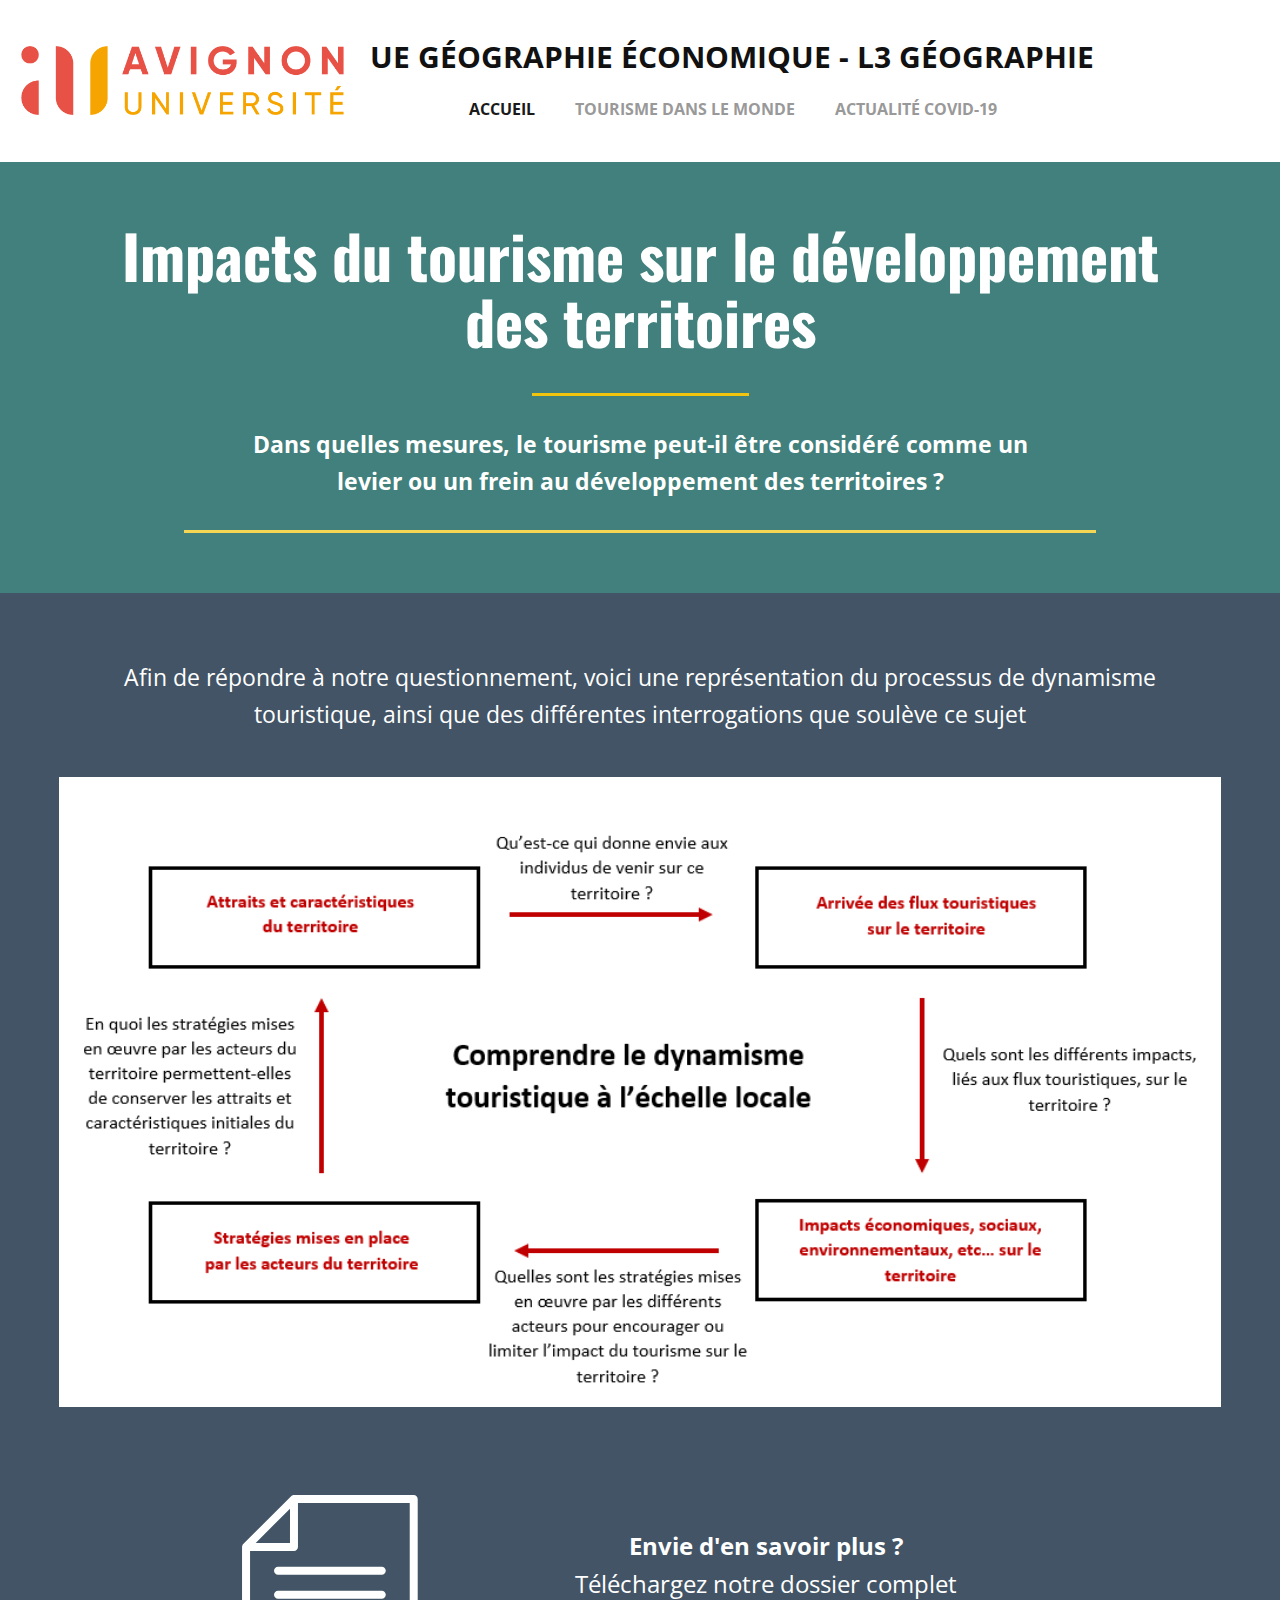
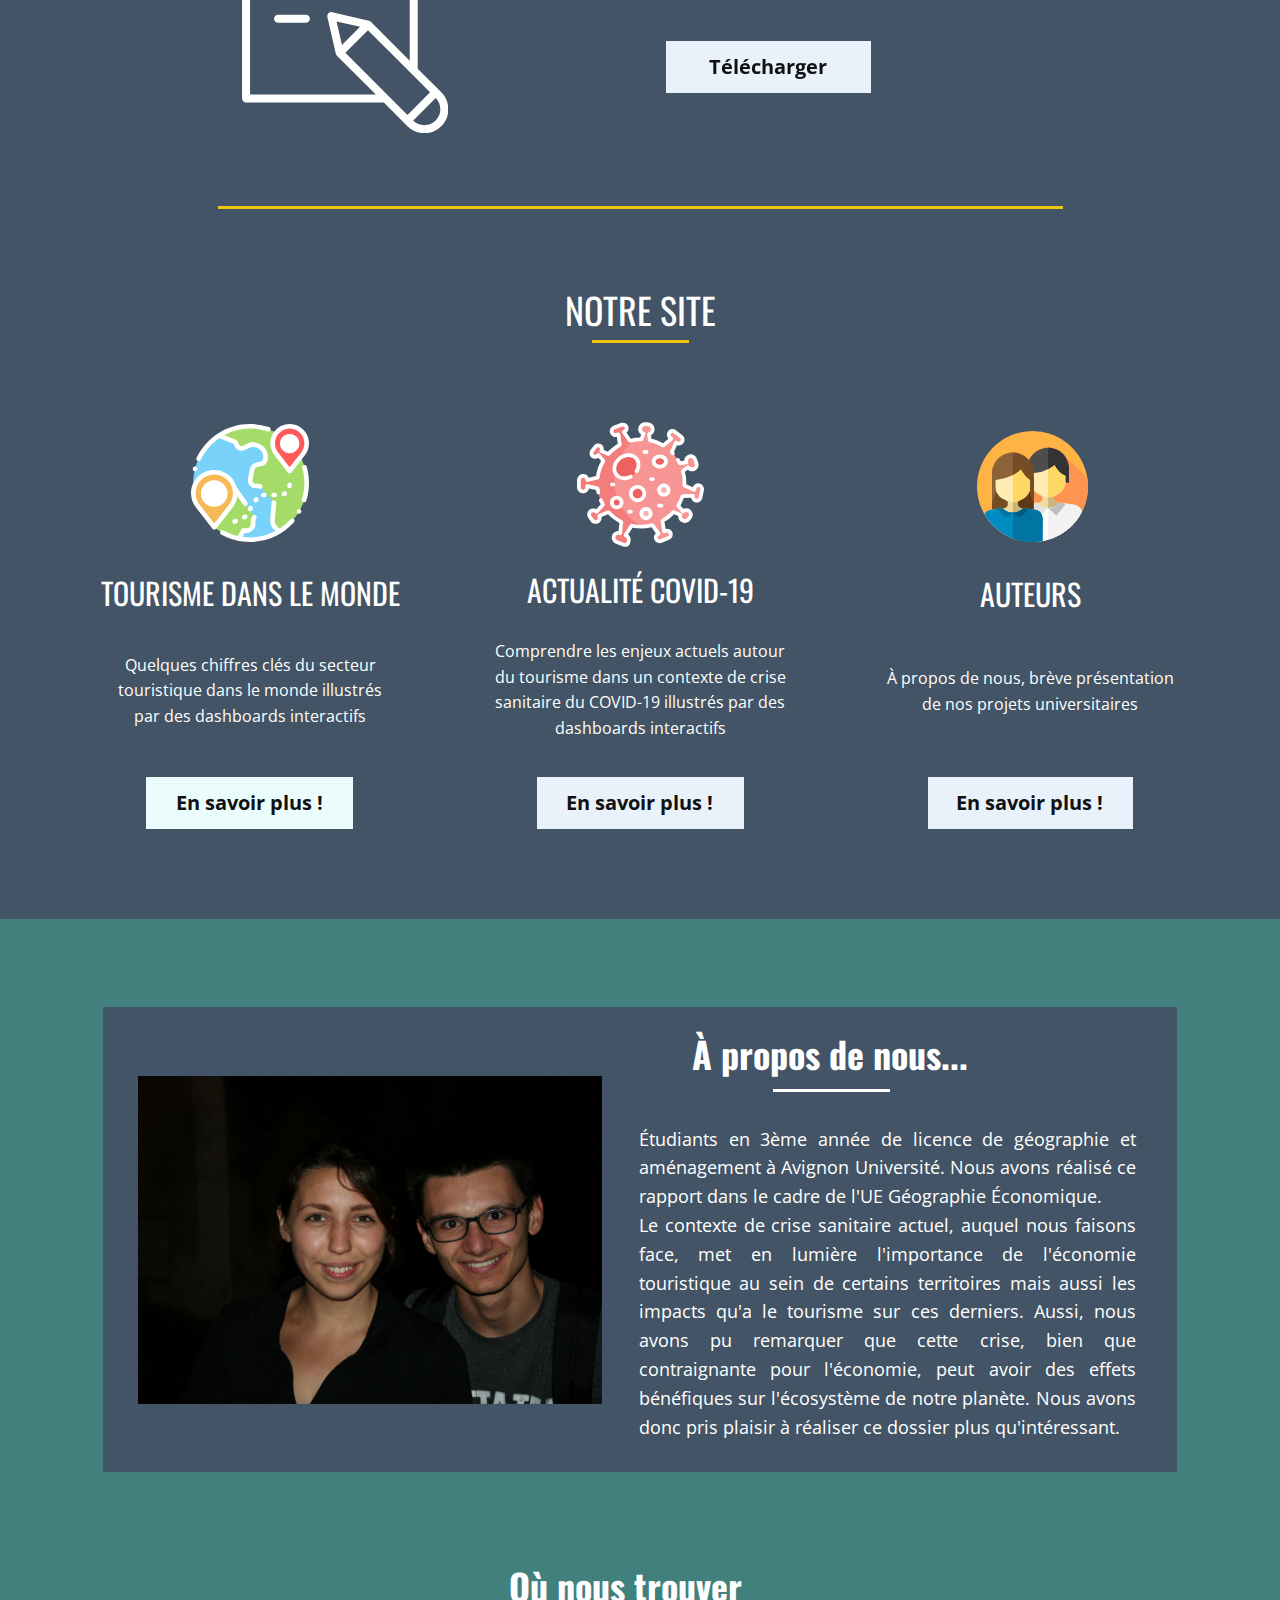
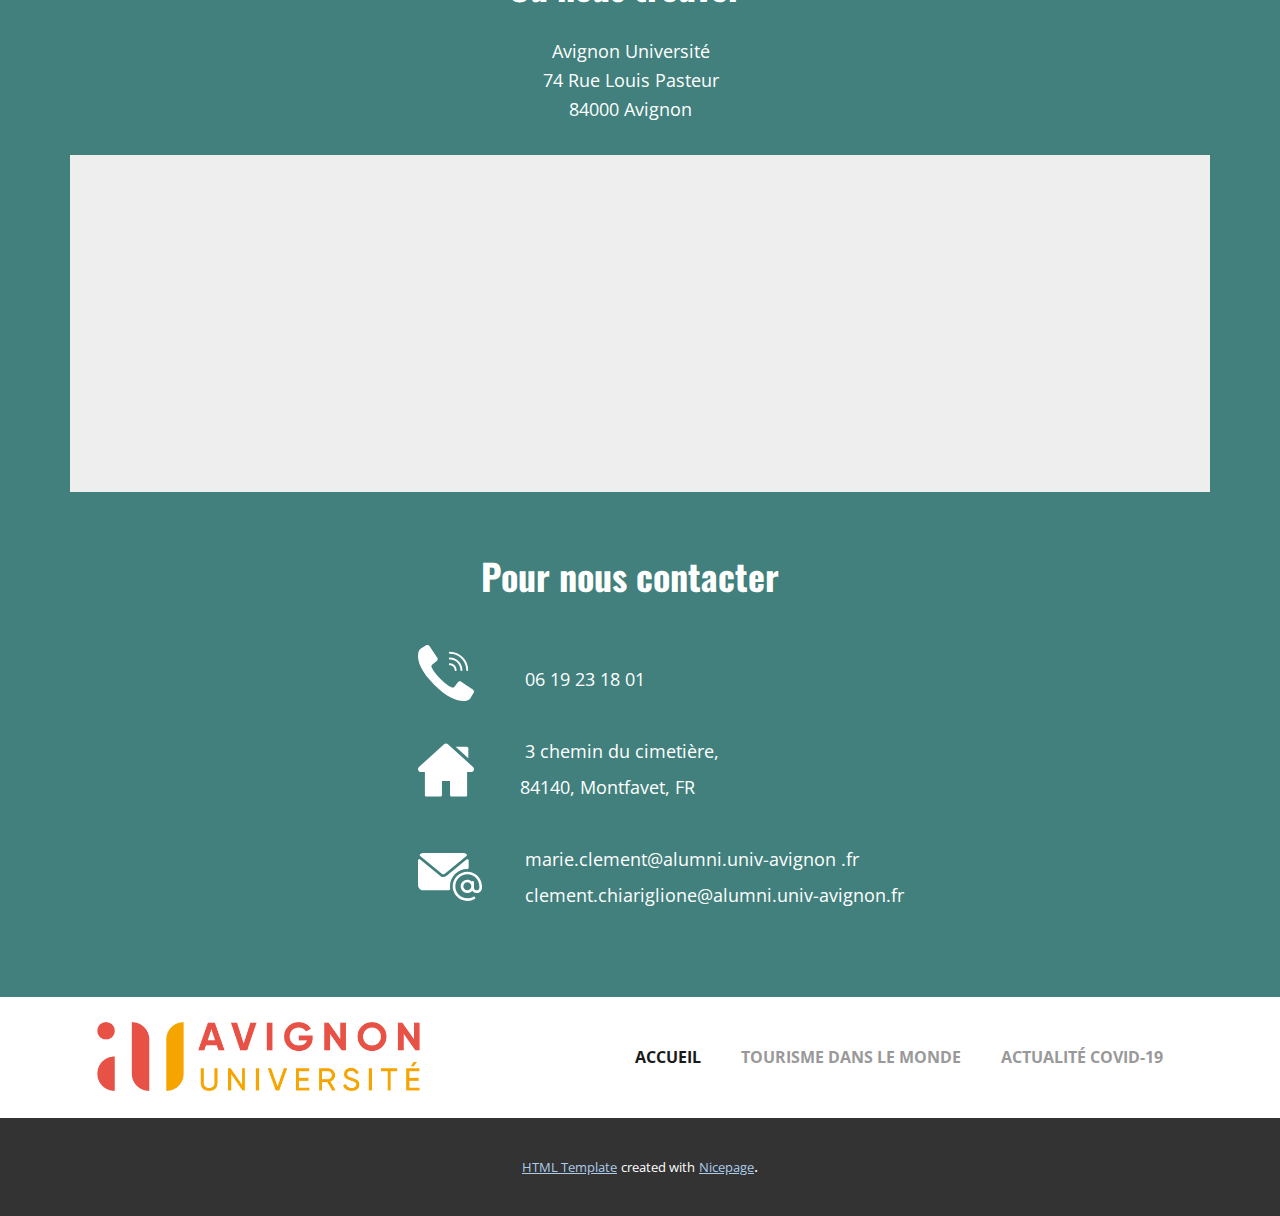
<file: index.html>
<!DOCTYPE html>
<html style="font-size: 16px;">
  <head>
    <meta name="viewport" content="width=device-width, initial-scale=1.0">
    <meta charset="utf-8">
    <meta name="keywords" content="Marie clement">
    <meta name="description" content="">
    <meta name="page_type" content="np-template-header-footer-from-plugin">
    <title>Accueil</title>
    <link rel="stylesheet" href="nicepage.css" media="screen">
<link rel="stylesheet" href="Accueil.css" media="screen">
    <script class="u-script" type="text/javascript" src="jquery.js" defer=""></script>
    <script class="u-script" type="text/javascript" src="nicepage.js" defer=""></script>
    
    
    
    
    
    
    <link id="u-theme-google-font" rel="stylesheet" href="https://fonts.googleapis.com/css?family=Oswald:200,300,400,500,600,700|Open+Sans:300,300i,400,400i,600,600i,700,700i,800,800i">
    <script type="application/ld+json">{
		"@context": "http://schema.org",
		"@type": "Organization",
		"name": "",
		"url": "index.html",
		"logo": "images/avignon_universite_RVB1.png"
}</script>
    <meta property="og:title" content="Accueil">
    <meta property="og:type" content="website">
    <meta name="theme-color" content="#478ac9">
    <link rel="canonical" href="index.html">
    <meta property="og:url" content="index.html">
  </head>
  <body data-home-page="Accueil.html" data-home-page-title="Accueil" class="u-body"><header class="u-align-center-sm u-align-center-xs u-clearfix u-header" id="sec-2287"><div class="u-clearfix u-sheet u-sheet-1">
        <a href="#" class="u-image u-logo u-image-1" data-image-width="591" data-image-height="127">
          <img src="images/avignon_universite_RVB1.png" class="u-logo-image u-logo-image-1" data-image-width="322.7945">
        </a>
        <p class="u-align-center u-text u-text-1">UE G­ÉOGRAPHIE ÉCONOMIQUE - L3 GÉOGRAPHIE</p>
        <nav class="u-align-left u-menu u-menu-dropdown u-offcanvas u-menu-1">
          <div class="menu-collapse" style="font-size: 1rem; letter-spacing: 0; font-weight: 700; text-transform: uppercase;">
            <a class="u-button-style u-custom-left-right-menu-spacing u-custom-padding-bottom u-custom-text-active-color u-custom-text-hover-color u-custom-top-bottom-menu-spacing u-nav-link u-text-grey-40" href="#">
              <svg class="u-svg-link" preserveAspectRatio="xMidYMin slice" viewBox="0 0 302 302" style="undefined"><use xmlns:xlink="http://www.w3.org/1999/xlink" xlink:href="#svg-8a8f"></use></svg>
              <svg xmlns="http://www.w3.org/2000/svg" xmlns:xlink="http://www.w3.org/1999/xlink" version="1.1" id="svg-8a8f" x="0px" y="0px" viewBox="0 0 302 302" style="enable-background:new 0 0 302 302;" xml:space="preserve" class="u-svg-content"><g><rect y="36" width="302" height="30"></rect><rect y="236" width="302" height="30"></rect><rect y="136" width="302" height="30"></rect>
</g><g></g><g></g><g></g><g></g><g></g><g></g><g></g><g></g><g></g><g></g><g></g><g></g><g></g><g></g><g></g></svg>
            </a>
          </div>
          <div class="u-custom-menu u-nav-container">
            <ul class="u-nav u-spacing-0 u-unstyled u-nav-1"><li class="u-nav-item"><a class="u-button-style u-nav-link u-text-active-grey-90 u-text-grey-40 u-text-hover-grey-70" href="Accueil.html" style="padding: 10px 20px;">Accueil</a>
</li><li class="u-nav-item"><a class="u-button-style u-nav-link u-text-active-grey-90 u-text-grey-40 u-text-hover-grey-70" href="Tourisme-dans-le-monde.html" style="padding: 10px 20px;">Tourisme dans le monde</a>
</li><li class="u-nav-item"><a class="u-button-style u-nav-link u-text-active-grey-90 u-text-grey-40 u-text-hover-grey-70" href="Actualité-COVID-19.html" style="padding: 10px 20px;">Actualité COVID-19</a>
</li></ul>
          </div>
          <div class="u-custom-menu u-nav-container-collapse">
            <div class="u-align-center u-black u-container-style u-inner-container-layout u-opacity u-opacity-95 u-sidenav">
              <div class="u-menu-close"></div>
              <ul class="u-align-center u-nav u-popupmenu-items u-unstyled u-nav-2"><li class="u-nav-item"><a class="u-button-style u-nav-link" href="Accueil.html" style="padding: 10px 20px;">Accueil</a>
</li><li class="u-nav-item"><a class="u-button-style u-nav-link" href="Tourisme-dans-le-monde.html" style="padding: 10px 20px;">Tourisme dans le monde</a>
</li><li class="u-nav-item"><a class="u-button-style u-nav-link" href="Actualité-COVID-19.html" style="padding: 10px 20px;">Actualité COVID-19</a>
</li></ul>
            </div>
            <div class="u-black u-menu-overlay u-opacity u-opacity-70"></div>
          </div>
        </nav>
      </div></header>
    <section class="u-align-center u-clearfix u-palette-4-dark-2 u-section-1" id="sec-b82e">
      <div class="u-clearfix u-sheet u-sheet-1">
        <h2 class="u-text u-text-1"><b style="">Impacts du tourisme sur le développement des territoires</b>
        </h2>
        <div class="u-border-3 u-border-palette-3-base u-line u-line-horizontal u-line-1"></div>
        <p class="u-text u-text-2"><b>Dans quelles mesures, le tourisme peut-il être considéré comme un levier
ou un frein au développement des territoires ?</b>
        </p>
        <div class="u-border-3 u-border-palette-3-light-1 u-line u-line-horizontal u-line-2"></div>
      </div>
    </section>
    <section class="u-align-center u-clearfix u-palette-1-dark-2 u-section-2" id="sec-b088">
      <div class="u-clearfix u-sheet u-sheet-1">
        <p class="u-text u-text-default u-text-1">Afin de répondre à notre questionnement, voici une représentation du processus de dynamisme touristique, ainsi que des différentes interrogations que soulève ce sujet</p>
        <div class="u-clearfix u-gutter-0 u-layout-wrap u-layout-wrap-1">
          <div class="u-layout" style="">
            <div class="u-layout-row" style="">
              <div class="u-align-left u-container-style u-image u-layout-cell u-left-cell u-size-60 u-size-xs-60 u-image-1" src="" data-image-width="1022" data-image-height="536" data-animation-name="zoomIn" data-animation-duration="1000" data-animation-delay="0" data-animation-direction="">
                <div class="u-container-layout u-valign-middle u-container-layout-1" src=""></div>
              </div>
            </div>
          </div>
        </div>
        <span class="u-icon u-icon-circle u-text-white u-icon-1">
          <svg class="u-svg-link" preserveAspectRatio="xMidYMin slice" viewBox="-32 0 477 477.44016" style=""><use xmlns:xlink="http://www.w3.org/1999/xlink" xlink:href="#svg-d4d4"></use></svg>
          <svg xmlns="http://www.w3.org/2000/svg" viewBox="-32 0 477 477.44016" id="svg-d4d4" class="u-svg-content"><path d="m399.628906 395.457031-47.335937-47.351562v-340.105469c0-4.417969-3.582031-8-8-8h-240c-.152344 0-.296875.078125-.449219.0898438-.734375.0351562-1.460938.1835942-2.152344.4296872-.234375.070313-.46875.152344-.695312.25-.890625.382813-1.703125.925781-2.398438 1.597657l-96 96c-.671875.679687-1.214844 1.472656-1.601562 2.34375-.113282.25-.175782.496093-.265625.753906-.230469.664062-.367188 1.355468-.40625 2.054687 0 .175781-.105469.328125-.105469.503907v303.976562c0 4.417969 3.582031 8 8 8h276.175781l47.34375 47.320312c8.964844 9.066407 21.195313 14.152344 33.945313 14.121094 19.433594.015625 36.957031-11.6875 44.390625-29.644531 7.429687-17.953125 3.304687-38.617187-10.453125-52.339844zm-67.816406 45.34375-124.519531-124.480469 45.320312-45.328124 124.480469 124.527343zm-131.289062-140.34375-10.847657-47.066406 47.074219 10.839844zm-104.230469-273.144531v68.6875h-68.6875zm-80 372.6875v-288h88c4.417969 0 8-3.582031 8-8v-88h224v316.097656l-78.015625-78.074218-.089844-.054688c-.660156-.628906-1.421875-1.140625-2.253906-1.511719-.226563-.097656-.441406-.167969-.664063-.25-.28125-.125-.566406-.234375-.859375-.328125l-73.597656-16.957031c-2.691406-.625-5.511719.183594-7.464844 2.132813-1.953125 1.953124-2.757812 4.777343-2.136718 7.464843l16.960937 73.601563c.09375.292968.203125.582031.328125.863281.082031.214844.144531.429687.25.648437.367188.84375.886719 1.617188 1.527344 2.277344l.039062.066406 78.070313 78.023438zm372 52.039062c-5.984375 6.003907-14.113281 9.378907-22.589844 9.378907s-16.605469-3.375-22.585937-9.378907l3.765624-3.773437 41.480469-41.472656c6.003907 5.992187 9.375 14.132812 9.359375 22.617187-.011718 8.484375-3.40625 16.613282-9.429687 22.589844zm0 0"></path><path d="m72.292969 160h208c4.417969 0 8-3.582031 8-8s-3.582031-8-8-8h-208c-4.417969 0-8 3.582031-8 8s3.582031 8 8 8zm0 0"></path><path d="m72.292969 208h208c4.417969 0 8-3.582031 8-8s-3.582031-8-8-8h-208c-4.417969 0-8 3.582031-8 8s3.582031 8 8 8zm0 0"></path><path d="m128.292969 240h-56c-4.417969 0-8 3.582031-8 8s3.582031 8 8 8h56c4.417969 0 8-3.582031 8-8s-3.582031-8-8-8zm0 0"></path></svg>
        </span>
        <p class="u-text u-text-2"><b>Envie d'en savoir plus ?&nbsp;</b>
          <br>Téléchargez notre dossier complet&nbsp;
        </p>
        <a href="https://marie2909.github.io/geo_eco_fin/des%20dossiers/CHIARIGLIONE_CLEMENT_Dossier_L3.pdf" class="u-btn u-button-style u-palette-1-light-3 u-btn-1" target="_blank" data-animation-name="flipIn" data-animation-duration="1000" data-animation-delay="0" data-animation-direction="X">Télécharger</a>
        <div class="u-border-3 u-border-palette-3-base u-line u-line-horizontal u-line-1"></div>
      </div>
    </section>
    <section class="u-clearfix u-palette-1-dark-2 u-section-3" id="sec-7816">
      <div class="u-clearfix u-sheet u-sheet-1">
        <h2 class="u-align-center u-text u-text-1">NOTRE SITE</h2>
        <div class="u-border-3 u-border-palette-3-base u-line u-line-horizontal u-line-1"></div>
        <div class="u-clearfix u-expanded-width u-gutter-30 u-layout-wrap u-layout-wrap-1">
          <div class="u-layout">
            <div class="u-layout-row">
              <div class="u-container-style u-layout-cell u-left-cell u-size-20 u-layout-cell-1">
                <div class="u-container-layout u-valign-bottom u-container-layout-1">
                  <span class="u-icon u-icon-circle u-icon-1">
                    <svg class="u-svg-link" preserveAspectRatio="xMidYMin slice" viewBox="0 0 512.002 512.002" style=""><use xmlns:xlink="http://www.w3.org/1999/xlink" xlink:href="#svg-087e"></use></svg>
                    <svg xmlns="http://www.w3.org/2000/svg" xmlns:xlink="http://www.w3.org/1999/xlink" version="1.1" id="svg-087e" x="0px" y="0px" viewBox="0 0 512.002 512.002" style="enable-background:new 0 0 512.002 512.002;" xml:space="preserve" class="u-svg-content"><path style="fill:#78D2FA;" d="M502.001,256.001c0-135.862-110.138-246-246-246s-246,110.138-246,246  c0,88.975,47.236,166.917,118,210.117c37.29,22.765,81.113,35.883,128,35.883C391.864,502.001,502.001,391.863,502.001,256.001z"></path><g><path style="fill:#A5DC69;" d="M192.209,282.546l-162.52,70.029c20.212,47.303,54.814,86.988,98.312,113.543   c23.835,14.551,50.342,25.152,78.609,30.913l2.506-1.783l17.859-32.429h14.068c15.699,0,28.425-12.726,28.425-28.425v-13.803   c0-6.03,1.917-11.903,5.475-16.771l-38.954-58.18L192.209,282.546z"></path><path style="fill:#A5DC69;" d="M256.001,10.001c-47.378,0-91.619,13.406-129.161,36.614v6.27l61.102,23.246   c5.432,2.067,8.945,7.363,8.736,13.171l0,0c4.92,14.156,21.221,20.693,34.56,13.859l13.275-7.014   c38.559-20.372,84.157,10.85,79.114,54.168l-0.123,1.054c-1.24,10.651-8.797,19.146-18.945,21.542   c-6.604,1.559-14.124,3.352-20.568,4.892c-9.339,2.233-16.531,9.684-18.432,19.097l-8.582,42.489   c-3.015,14.928,8.08,28.996,23.299,29.544l11.013,0.396c3.17,0.114,6.289,0.838,9.185,2.133l59.4,68.997l-6.32,74.857   c-1.456,22.972,12.594,40.884,30.956,47.856l3.529,0.418c68.516-43.67,113.962-120.32,113.962-207.589   C502.001,120.139,391.864,10.001,256.001,10.001z"></path>
</g><path style="fill:#F5B955;" d="M192.001,300.09c0-50.258-40.742-91-91-91s-91,40.742-91,91c0,21.786,7.66,41.782,20.428,57.448  h-0.006l70.578,90.463l70.241-89.989h-0.053C184.19,342.276,192.001,322.096,192.001,300.09z"></path><circle style="fill:#FFFFFF;" cx="101.001" cy="301.54" r="48"></circle><path style="fill:#FF5A5A;" d="M502.001,83.833c0-40.777-33.056-73.833-73.833-73.833s-73.833,33.056-73.833,73.833  c0,17.677,6.215,33.9,16.575,46.611h-0.005l57.264,73.398l56.991-73.013h-0.043C495.664,118.061,502.001,101.687,502.001,83.833z"></path><circle style="fill:#FFFFFF;" cx="428.171" cy="85.01" r="32.13"></circle><path d="M15.084,205.012c0.825,0.209,1.652,0.309,2.466,0.309c4.467,0,8.537-3.015,9.686-7.543l0.344-1.341  c1.395-5.345-1.807-10.807-7.151-12.201s-10.806,1.807-12.201,7.15c-0.128,0.49-0.254,0.982-0.378,1.474  C6.492,198.213,9.731,203.653,15.084,205.012z"></path><path d="M29.101,160.271c1.378,0.65,2.829,0.957,4.257,0.957c3.751,0,7.347-2.12,9.052-5.737  c18.099-38.393,46.001-70.445,79.849-93.722c0.33,0.17,0.67,0.327,1.025,0.462l61.101,23.245c1.431,0.545,2.354,1.938,2.299,3.467  c-0.044,1.237,0.142,2.473,0.548,3.643c3.296,9.481,10.53,17.063,19.847,20.799c9.318,3.735,19.785,3.252,28.719-1.324  c0.037-0.019,0.074-0.038,0.111-0.058l13.276-7.014c14.764-7.8,31.805-6.827,45.584,2.608c13.781,9.435,20.856,24.971,18.924,41.562  l-0.123,1.053c-0.749,6.432-5.188,11.521-11.31,12.966c-6.612,1.562-14.143,3.356-20.595,4.899  c-13.077,3.127-23.247,13.663-25.909,26.843l-8.582,42.489c-2.02,9.998,0.445,20.326,6.762,28.336  c6.316,8.01,15.786,12.814,25.98,13.181l11.013,0.396c1.895,0.068,3.732,0.496,5.463,1.27c1.326,0.593,2.712,0.874,4.076,0.874  c3.823-0.001,7.473-2.205,9.135-5.921c2.254-5.042-0.005-10.957-5.047-13.211c-4.089-1.828-8.431-2.837-12.907-2.998l-11.013-0.396  c-4.314-0.155-8.322-2.188-10.996-5.579c-2.673-3.39-3.716-7.761-2.861-11.992l8.582-42.489c1.125-5.572,5.426-10.028,10.956-11.351  c6.436-1.539,13.946-3.328,20.54-4.886c14.191-3.35,24.873-15.453,26.581-30.119l0.123-1.053c2.806-24.1-7.472-46.67-27.492-60.377  c-20.019-13.705-44.776-15.122-66.226-3.788l-13.214,6.981c-3.824,1.942-8.122,2.133-12.104,0.534  c-3.566-1.43-6.324-4.069-7.884-7.51c-0.58-9.146-6.441-17.216-15.142-20.527l-47.766-18.172  c33.931-18.398,72.417-28.61,112.268-28.61c26.01,0,51.563,4.2,75.95,12.485c5.231,1.777,10.909-1.022,12.686-6.252  c1.776-5.229-1.023-10.909-6.252-12.686C311.922,4.56,284.204,0.001,256.001,0.001c-49.493,0-97.521,14.149-138.892,40.918  c-40.288,26.068-72.374,62.737-92.79,106.043C21.965,151.958,24.105,157.917,29.101,160.271z"></path><path d="M489.686,178.275c-5.308,1.526-8.373,7.066-6.847,12.374c6.08,21.144,9.163,43.131,9.163,65.352  c0,24.196-3.646,48.053-10.834,70.906c-1.657,5.269,1.27,10.883,6.538,12.54c0.999,0.314,2.009,0.464,3.004,0.464  c4.25,0,8.193-2.732,9.536-7.002c7.8-24.799,11.755-50.674,11.755-76.908c0-24.091-3.345-47.938-9.942-70.879  C500.533,179.814,494.992,176.748,489.686,178.275z"></path><path d="M474.108,370.539c-4.219-2.499-10.541-1.793-13.819,3.708c-0.019,0.032-0.038,0.064-0.057,0.097  c-3.217,5.538-0.762,11.407,3.47,13.881c1.5,0.877,3.261,1.351,5.056,1.351c3.269,0,6.646-1.571,8.743-5.136  C480.749,378.919,478.326,373.037,474.108,370.539z"></path><path d="M446.029,412.553c-4.115-3.683-10.437-3.334-14.121,0.782c-13.664,15.266-29.141,28.531-45.948,39.612  c-11.532-5.207-23.613-17.552-22.43-36.899l6.31-74.748c0.465-5.503-3.62-10.341-9.123-10.806c-5.5-0.447-10.341,3.62-10.806,9.124  l-6.319,74.857c-0.006,0.069-0.011,0.139-0.016,0.208c-1.258,19.841,7.57,38.318,22.852,49.829  c-33.693,17.837-71.563,27.489-110.427,27.489c-10.881,0-21.724-0.76-32.444-2.244l9.327-16.936h8.159  c21.188,0,38.425-17.237,38.425-38.425v-13.803c0-3.935,1.227-7.694,3.549-10.871c3.259-4.459,2.286-10.716-2.173-13.975  c-4.46-3.258-10.716-2.286-13.974,2.174c-4.842,6.626-7.401,14.466-7.401,22.672v13.803c0,10.159-8.265,18.425-18.425,18.425  h-14.068c-3.645,0-7.001,1.983-8.759,5.176l-15.39,27.945c-21.584-4.975-42.421-12.96-61.776-23.777  c-4.824-2.692-10.914-0.97-13.608,3.852s-0.97,10.913,3.851,13.607c37.905,21.182,81.028,32.378,124.708,32.378  c72.726,0,142.273-31.101,190.809-85.328C450.494,422.558,450.144,416.236,446.029,412.553z"></path><path d="M428.168,127.139c23.229,0,42.127-18.898,42.127-42.128c0-23.229-18.898-42.127-42.127-42.127s-42.127,18.898-42.127,42.127  S404.939,127.139,428.168,127.139z M428.168,62.884c12.201,0,22.127,9.926,22.127,22.127s-9.926,22.128-22.127,22.128  s-22.127-9.927-22.127-22.128S415.967,62.884,428.168,62.884z"></path><path d="M179.523,363.618c11.782-14.55,19.256-32.143,21.646-50.617l26.604,38.342c1.942,2.799,5.057,4.3,8.225,4.3  c1.967,0,3.954-0.579,5.692-1.785c4.538-3.148,5.664-9.379,2.515-13.917l-43.781-63.096c-0.456-0.657-0.983-1.234-1.554-1.745  c-11.15-43.644-50.8-76.01-97.869-76.01c-55.691,0-101,45.309-101,101c0,23.066,7.977,45.606,22.467,63.507  c0.023,0.031,0.047,0.062,0.071,0.093l70.578,90.463c1.895,2.429,4.803,3.849,7.883,3.849l0,0c3.08,0,5.988-1.419,7.883-3.847  l70.241-89.989C179.265,363.986,179.397,363.804,179.523,363.618z M162.783,352.599l-61.779,79.147l-62.498-80.105  c-0.104-0.143-0.212-0.282-0.324-0.42c-11.724-14.385-18.181-32.543-18.181-51.131c0-44.663,36.336-81,81-81s81,36.337,81,81  c0,18.788-6.578,37.097-18.521,51.553C163.227,351.949,162.994,352.269,162.783,352.599z"></path><path d="M101.001,243.542c-31.981,0-58,26.019-58,58s26.019,58,58,58s58-26.019,58-58S132.983,243.542,101.001,243.542z   M101.001,339.542c-20.953,0-38-17.047-38-38s17.047-38,38-38s38,17.047,38,38S121.955,339.542,101.001,339.542z"></path><path d="M362.962,136.52c0.019,0.024,0.039,0.05,0.058,0.075l57.264,73.397c1.895,2.429,4.803,3.849,7.883,3.849c0,0,0,0,0.001,0  c3.08,0,5.988-1.419,7.883-3.847l56.991-73.013c0.123-0.157,0.24-0.316,0.352-0.479c12.005-14.857,18.607-33.525,18.607-52.669  C512.001,37.607,474.394,0,428.168,0s-83.833,37.607-83.833,83.833C344.335,102.967,350.948,121.665,362.962,136.52z M428.168,20  c35.198,0,63.833,28.636,63.833,63.833c0,14.806-5.183,29.233-14.595,40.626c-0.235,0.284-0.452,0.579-0.651,0.883l-48.585,62.244  l-49.199-63.061c-0.099-0.135-0.203-0.269-0.31-0.399c-9.238-11.335-14.326-25.645-14.326-40.293  C364.335,48.636,392.97,20,428.168,20z"></path><path d="M189.945,412.525l-4.521,2.136c-4.994,2.359-7.129,8.319-4.771,13.313c1.708,3.614,5.301,5.73,9.049,5.73  c1.431,0,2.885-0.309,4.265-0.96l4.521-2.136c4.994-2.359,7.129-8.319,4.771-13.313  C200.899,412.302,194.939,410.169,189.945,412.525z"></path><path d="M428.168,254.1c-5.523,0-10,4.478-10,10c0,1.29-0.073,2.591-0.217,3.865c-0.621,5.488,3.326,10.439,8.813,11.06  c0.382,0.043,0.76,0.064,1.135,0.064c5.02,0,9.348-3.771,9.924-8.878c0.228-2.018,0.344-4.073,0.344-6.111  C438.168,258.577,433.691,254.1,428.168,254.1z"></path><path d="M358.258,298.001c-5.523,0-10,4.478-10,10s4.477,10,10,10h5c5.523,0,10-4.478,10-10s-4.477-10-10-10H358.258z"></path><path d="M401.874,293.077c-1.094,0.667-2.24,1.277-3.406,1.817c-5.012,2.319-7.195,8.264-4.875,13.275  c1.69,3.652,5.305,5.802,9.082,5.802c1.406,0,2.834-0.298,4.194-0.927c1.85-0.856,3.668-1.826,5.406-2.884  c4.717-2.872,6.213-9.024,3.341-13.742C412.744,291.702,406.592,290.208,401.874,293.077z"></path><path d="M251.065,359.523l-2.683,4.22c-2.963,4.661-1.587,10.841,3.074,13.805c1.664,1.058,3.52,1.562,5.355,1.562  c3.307,0,6.543-1.639,8.448-4.636l2.683-4.22c2.963-4.661,1.587-10.841-3.074-13.805  C260.209,353.486,254.028,354.863,251.065,359.523z"></path><path d="M289.011,318.475c-4.66-2.962-10.84-1.587-13.804,3.073l-2.682,4.219c-2.963,4.661-1.587,10.841,3.074,13.804  c1.664,1.058,3.521,1.563,5.356,1.563c3.307,0,6.542-1.639,8.448-4.636l2.682-4.219  C295.047,327.617,293.671,321.438,289.011,318.475z"></path><path d="M230.634,393.305l-4.521,2.136c-4.994,2.359-7.129,8.319-4.771,13.313c1.708,3.614,5.301,5.73,9.049,5.73  c1.431,0,2.885-0.309,4.265-0.96l4.521-2.136c4.994-2.359,7.129-8.319,4.771-13.313  C241.587,393.081,235.627,390.947,230.634,393.305z"></path><path d="M313.258,298.001c-5.523,0-10,4.478-10,10s4.477,10,10,10h5c5.523,0,10-4.478,10-10s-4.477-10-10-10H313.258z"></path><g></g><g></g><g></g><g></g><g></g><g></g><g></g><g></g><g></g><g></g><g></g><g></g><g></g><g></g><g></g></svg>
                  </span>
                  <h3 class="u-align-center u-text u-text-2">TOURISME DANS LE MONDE</h3>
                  <p class="u-align-center u-text u-text-3">Quelques chiffres clés du secteur touristique dans le monde illustrés par des dashboards interactifs</p>
                  <a href="Tourisme-dans-le-monde.html" class="u-btn u-btn-rectangle u-button-style u-palette-4-light-3 u-btn-1">En savoir plus !</a>
                </div>
              </div>
              <div class="u-container-style u-layout-cell u-size-20 u-layout-cell-2">
                <div class="u-container-layout u-valign-bottom u-container-layout-2">
                  <span class="u-icon u-icon-circle u-icon-2">
                    <svg class="u-svg-link" preserveAspectRatio="xMidYMin slice" viewBox="0 0 510.974 510.974" style=""><use xmlns:xlink="http://www.w3.org/1999/xlink" xlink:href="#svg-f637"></use></svg>
                    <svg xmlns="http://www.w3.org/2000/svg" id="svg-f637" enable-background="new 0 0 510.974 510.974" viewBox="0 0 510.974 510.974" class="u-svg-content"><g><g><g><g id="XMLID_427_"><g><path d="m490.913 258.48c8.43 1.66 13.92 9.83 12.27 18.25l-6.15 31.32c-1.7 8.67-10.3 14.23-18.98 12.1-8.13-1.99-13.06-10.3-11.45-18.51l.17-.84-40.54 1.85c-1.22.05-2.28.86-2.66 2.03-3.96 11.96-9.17 23.36-15.48 34.02-.64 1.08-.54 2.45.27 3.41l17.93 21.3c3.56-3.39 8.21-5.15 12.91-5.15 3.96 0 7.96 1.25 11.35 3.85 8.21 6.28 9.77 18.03 3.49 26.25l-5.2 6.79c-6.1 7.98-17.47 10.12-25.75 4.41-7.13-4.91-9.71-13.74-7.13-21.41l-25.83-11.35c-1.17-.51-2.52-.21-3.37.73-11.96 13.13-25.88 24.43-41.3 33.45-1.06.62-1.63 1.82-1.43 3.03l6.61 40.32 5.72-2.29c8.21-3.28 17.55.92 20.48 9.37 2.74 7.91-1.56 16.56-9.33 19.66l-29.23 11.7c-8.2 3.28-17.54-.92-20.47-9.37-2.74-7.91 1.56-16.56 9.33-19.67l.79-.31-23.58-33.04c-.71-1-1.96-1.44-3.15-1.13-14.09 3.65-28.87 5.61-44.11 5.61-12.06 0-23.82-1.23-35.19-3.55-1.2-.24-2.43.27-3.09 1.3l-23.59 37.01.83.3c7.68 2.8 12.44 10.05 12.44 17.77 0 2.16-.37 4.35-1.15 6.49 0 11.07-8.51 17.03-18.91 13.23l-28.99-10.57c-9.7-3.53-14.76-14.18-11.41-23.91 3.44-10.03 14.87-15.09 24.83-11.46l.67.24 4.8-43.37c.14-1.22-.5-2.38-1.59-2.95-18.36-9.48-34.83-22.11-48.7-37.18-.84-.91-2.15-1.21-3.29-.74l-35.38 14.51c4 7.48 1.75 16.96-5.55 21.76-7.62 5.01-17.91 2.68-23.11-4.8l-9.06-13.05c-5.07-7.29-3.89-17.45 3.09-22.95 7.44-5.86 18.05-4.34 23.62 3.03l24.92-28.16c.83-.94.97-2.3.36-3.39-10.23-18.44-17.23-38.92-20.24-60.67-.17-1.22-1.06-2.21-2.25-2.48l-39.82-9.2-.04 4.67c-.04 4.67-1.96 8.9-5.05 11.95-3.08 3.06-7.32 4.94-12 4.94-9.3 0-16.83-7.59-16.74-16.89l.26-28.93c.08-9.46 7.9-17.43 17.35-17.18 9.17.24 16.49 7.78 16.44 16.98l39.53-9.27c1.2-.28 2.09-1.27 2.25-2.49 3.1-23 10.67-44.59 21.8-63.87.62-1.08.51-2.43-.3-3.39l-18.85-22.14-1.64 2.16c-5.08 6.72-14.78 7.89-21.33 2.44-6.14-5.12-6.89-14.3-2.07-20.67l12.56-16.6c2.92-3.85 7.35-5.88 11.84-5.88 3.11 0 6.25.98 8.93 3 6.21 4.69 7.67 13.31 3.57 19.77l26.36 11.4c1.16.5 2.5.2 3.36-.73 12.44-13.64 27.01-25.3 43.19-34.47 1.06-.61 1.65-1.8 1.47-3.01l-6.07-40.41-5.76 2.22c-8.24 3.17-17.53-1.16-20.34-9.64-2.64-7.95 1.78-16.54 9.59-19.54l29.38-11.3c8.25-3.17 17.53 1.15 20.34 9.64 2.64 7.94-1.77 16.53-9.59 19.54l-.79.3 23.12 33.34c.7 1.01 1.94 1.47 3.13 1.18 13.42-3.29 27.43-5.03 41.86-5.03h.02c1.26 0 2.39-.77 2.81-1.96l7.66-21.42c-8.87-2.78-14.78-11.53-13.65-21.07 1.29-10.81 11.64-18.49 22.45-17.13l10.52 1.32c10.72 1.35 18.76 10.95 17.59 21.7-.92 8.37-6.94 14.89-14.58 16.89l2.66 23.22c.14 1.25 1.07 2.27 2.31 2.54 17.78 3.91 34.55 10.52 49.85 19.37 1.07.61 2.39.52 3.34-.26l31.73-25.75-4.82-3.83c-6.93-5.5-7.91-15.69-2.03-22.42 5.5-6.31 15.15-6.87 21.7-1.66l24.65 19.57c6.93 5.49 7.91 15.69 2.03 22.42-5.5 6.3-15.15 6.86-21.7 1.66l-.67-.53-16.99 36.89c-.52 1.11-.28 2.42.58 3.3 11.96 12.25 22.14 26.25 30.12 41.57.58 1.11 1.79 1.74 3.03 1.57l24.09-3.37c-3.54-9.88 1.71-20.83 11.81-24.14 9.63-3.16 20.01 2.19 23.55 11.69l5.55 14.88c3.5 9.41-.7 20.18-9.9 24.18-8.82 3.83-18.77.37-23.51-7.45l-19.99 13.56c-1.05.71-1.52 2.01-1.18 3.23 4.11 14.9 6.31 30.58 6.31 46.78 0 2.71-.06 5.4-.19 8.07-.05 1.23.64 2.36 1.76 2.85l37.48 16.37 1.18-6.05c1.66-8.43 9.83-13.92 18.25-12.27z" fill="#f79595"></path>
</g>
</g><ellipse cx="333.234" cy="163.181" fill="#ee6161" rx="24.756" ry="20.699"></ellipse><circle cx="243.896" cy="292.082" fill="#ee6161" r="27.059"></circle><circle cx="349.354" cy="277.985" fill="#f9b1b1" r="19.374"></circle><circle cx="277.802" cy="372.533" fill="#f9b1b1" r="18.836"></circle><g><path d="m150.458 241.113c0-67.408 32.157-127.319 81.946-165.228-5.813.82-11.552 1.928-17.17 3.306-1.19.29-2.43-.17-3.13-1.18l-23.12-33.34.79-.3c7.82-3.01 12.23-11.6 9.59-19.54-2.81-8.49-12.09-12.81-20.34-9.64l-29.38 11.3c-7.81 3-12.23 11.59-9.59 19.54 2.81 8.48 12.1 12.81 20.34 9.64l5.76-2.22 6.07 40.41c.18 1.21-.41 2.4-1.47 3.01-16.18 9.17-30.75 20.83-43.19 34.47-.86.93-2.2 1.23-3.36.73l-26.36-11.4c4.1-6.46 2.64-15.08-3.57-19.77-2.68-2.02-5.82-3-8.93-3-4.49 0-8.92 2.03-11.84 5.88l-12.56 16.6c-4.82 6.37-4.07 15.55 2.07 20.67 6.55 5.45 16.25 4.28 21.33-2.44l1.64-2.16 18.85 22.14c.81.96.92 2.31.3 3.39-11.13 19.28-18.7 40.87-21.8 63.87-.16 1.22-1.05 2.21-2.25 2.49l-39.53 9.27c.05-9.2-7.27-16.74-16.44-16.98-9.45-.25-17.27 7.72-17.35 17.18l-.26 28.93c-.09 9.3 7.44 16.89 16.74 16.89 4.68 0 8.92-1.88 12-4.94 3.09-3.05 5.01-7.28 5.05-11.95l.04-4.67 39.82 9.2c1.19.27 2.08 1.26 2.25 2.48 3.01 21.75 10.01 42.23 20.24 60.67.61 1.09.47 2.45-.36 3.39l-24.92 28.16c-5.57-7.37-16.18-8.89-23.62-3.03-6.98 5.5-8.16 15.66-3.09 22.95l9.06 13.05c5.2 7.48 15.49 9.81 23.11 4.8 7.3-4.8 9.55-14.28 5.55-21.76l35.38-14.51c1.14-.47 2.45-.17 3.29.74 13.87 15.07 30.34 27.7 48.7 37.18 1.09.57 1.73 1.73 1.59 2.95l-4.8 43.37-.67-.24c-9.96-3.63-21.39 1.43-24.83 11.46-3.35 9.73 1.71 20.38 11.41 23.91l28.99 10.57c10.4 3.8 18.91-2.16 18.91-13.23.78-2.14 1.15-4.33 1.15-6.49 0-7.72-4.76-14.97-12.44-17.77l-.83-.3 23.59-37.01c.66-1.03 1.89-1.54 3.09-1.3 11.37 2.32 23.13 3.55 35.19 3.55 1.419 0 2.861-.018 4.272-.051-65.928-34.765-110.908-103.985-110.908-183.697z" fill="#f37c7c"></path>
</g><circle cx="159.94" cy="327.476" fill="#ee6161" r="19.622"></circle>
</g><ellipse cx="199.043" cy="183.88" fill="#ee6161" rx="51.654" ry="43.139" transform="matrix(.785 -.619 .619 .785 -71.107 162.693)"></ellipse>
</g><g><path d="m492.361 251.124c-6.043-1.184-12.182.054-17.292 3.487-4.232 2.844-7.338 6.913-8.953 11.659l-26.259-11.467c.054-1.797.081-3.568.081-5.293 0-15.439-1.933-30.769-5.747-45.62l11.779-7.99c7.466 6.539 18.317 8.494 27.817 4.367 12.783-5.555 18.906-20.348 13.938-33.678l-5.545-14.881c-5.027-13.493-19.488-20.602-32.919-16.194-6.797 2.232-12.267 6.994-15.401 13.408-1.783 3.648-2.682 7.561-2.684 11.493l-13.363 1.866c-1.831-3.356-3.831-6.757-5.967-10.145-2.209-3.504-6.842-4.553-10.344-2.345-3.505 2.209-4.555 6.84-2.346 10.344 2.521 3.999 4.831 8.006 6.866 11.912 2.043 3.916 6.351 6.137 10.711 5.529l24.098-3.364c2.236-.312 4.213-1.615 5.381-3.547s1.404-4.288.642-6.413c-1.035-2.884-.863-5.989.482-8.743 1.342-2.746 3.687-4.785 6.604-5.743 5.658-1.856 12.017 1.365 14.184 7.181l5.545 14.881c2.146 5.759-.483 12.346-5.861 14.684-5.148 2.236-11.21.319-14.107-4.458-1.065-1.757-2.806-3-4.813-3.438-2.007-.439-4.108-.032-5.809 1.121l-19.987 13.557c-3.708 2.514-5.396 7.111-4.2 11.439 4.012 14.527 6.046 29.593 6.046 44.778 0 2.488-.063 5.088-.185 7.729-.199 4.302 2.314 8.348 6.252 10.067l37.472 16.364c2.084.911 4.469.826 6.482-.229 2.015-1.055 3.441-2.967 3.879-5.199l1.188-6.05c.414-2.109 1.625-3.931 3.409-5.13 1.783-1.199 3.927-1.632 6.037-1.217 4.355.854 7.203 5.092 6.349 9.446l-6.145 31.317c-.428 2.18-1.695 4.039-3.569 5.235-1.872 1.195-4.098 1.557-6.267 1.027-4.1-1.007-6.735-5.398-5.874-9.79l.164-.837c.442-2.259-.177-4.596-1.68-6.339-1.503-1.745-3.74-2.709-6.022-2.596l-40.534 1.849c-4.291.195-8.086 3.073-9.442 7.165-3.755 11.338-8.739 22.293-14.815 32.559-2.263 3.822-1.866 8.668.987 12.058l17.932 21.303c1.332 1.583 3.259 2.544 5.323 2.659 2.065.112 4.087-.63 5.584-2.055 4.02-3.823 10.13-4.15 14.53-.783 2.382 1.822 3.91 4.462 4.306 7.434s-.391 5.92-2.212 8.301l-5.196 6.791c-3.733 4.877-10.705 6.131-15.542 2.798-4.111-2.833-5.869-8.113-4.275-12.84 1.242-3.681-.533-7.701-4.091-9.263l-25.832-11.346c-4.108-1.807-8.903-.786-11.935 2.541-11.518 12.648-24.819 23.424-39.534 32.029-3.717 2.17-5.746 6.476-5.052 10.713l6.613 40.324c.368 2.244 1.734 4.2 3.715 5.318s4.36 1.276 6.473.432l5.722-2.29c2.063-.825 4.313-.771 6.335.153 2.021.922 3.535 2.593 4.267 4.705 1.382 3.989-.875 8.588-5.031 10.25l-29.222 11.69c-2.063.826-4.312.771-6.335-.152-2.02-.922-3.535-2.593-4.267-4.704-1.382-3.989.874-8.588 5.027-10.25l.791-.316c2.138-.855 3.764-2.644 4.412-4.853.647-2.209.245-4.593-1.093-6.467l-23.575-33.032c-2.494-3.497-6.973-5.12-11.137-4.04-13.745 3.563-27.954 5.37-42.234 5.37-11.307 0-22.642-1.142-33.688-3.394-4.217-.859-8.599.994-10.912 4.615l-23.597 37.009c-1.223 1.917-1.509 4.286-.778 6.44.729 2.154 2.397 3.86 4.534 4.639l.835.305c2.865 1.044 5.152 3.142 6.439 5.907 1.287 2.764 1.42 5.865.376 8.73-.301.823-.454 1.693-.454 2.569 0 2.837-.837 4.986-2.357 6.049-1.519 1.064-3.823 1.116-6.49.142l-28.988-10.57c-5.805-2.116-8.895-8.589-6.89-14.429.957-2.784 3.017-5.048 5.801-6.376 2.941-1.403 6.36-1.577 9.377-.477l.664.242c2.161.79 4.567.541 6.523-.673 1.957-1.214 3.247-3.259 3.5-5.547l4.804-43.373c.473-4.268-1.779-8.461-5.603-10.435-17.535-9.056-33.224-21.034-46.627-35.597-2.95-3.208-7.634-4.255-11.656-2.604l-35.375 14.507c-1.963.805-3.493 2.403-4.211 4.399-.719 1.996-.558 4.203.441 6.074 2.245 4.2.93 9.345-3.058 11.967-4.111 2.705-9.867 1.44-12.827-2.82l-9.061-13.043c-2.906-4.183-2.214-9.798 1.575-12.784 1.959-1.544 4.39-2.22 6.84-1.905 2.469.318 4.653 1.584 6.152 3.566 1.356 1.794 3.446 2.885 5.694 2.972 2.24.086 4.415-.84 5.905-2.525l24.916-28.162c2.924-3.305 3.448-8.125 1.303-11.999-2.679-4.832-5.171-9.92-7.405-15.124-1.636-3.805-6.045-5.566-9.852-3.931-3.806 1.635-5.566 6.045-3.932 9.851 2.003 4.661 4.196 9.241 6.538 13.652l-17.846 20.173c-2.87-1.76-6.108-2.908-9.557-3.352-6.487-.833-12.889.943-18.04 5.001-10.009 7.888-12.033 22.438-4.608 33.124l9.061 13.042c7.561 10.884 22.537 13.931 33.388 6.795 8.115-5.337 12.026-14.646 10.661-23.714l26.08-10.696c13.394 14.064 28.794 25.819 45.854 35l-3.568 32.217c-4.282-.122-8.59.768-12.508 2.637-6.448 3.076-11.253 8.417-13.529 15.042-4.642 13.517 2.508 28.498 15.938 33.395l28.988 10.57c2.909 1.061 5.832 1.585 8.647 1.585 4.24 0 8.237-1.19 11.582-3.53 5.248-3.673 8.386-9.827 8.726-17.024 1.945-6.272 1.499-12.951-1.293-18.946-1.789-3.844-4.414-7.13-7.662-9.666l17.611-27.622c25.29 4.705 51.661 4.013 76.583-1.993l17.114 23.979c-6.736 6.096-9.534 15.689-6.443 24.613 2.088 6.023 6.424 10.795 12.21 13.438 5.706 2.605 12.314 2.763 18.137.435l29.223-11.69c11.676-4.671 17.665-17.448 13.633-29.087-2.087-6.023-6.423-10.796-12.209-13.439-4.747-2.168-10.123-2.643-15.149-1.397l-4.635-28.259c14.038-8.533 26.849-18.903 38.15-30.882l17.452 7.665c-.488 8.965 3.669 17.84 11.3 23.099 11.51 7.931 27.308 5.279 35.966-6.034l5.196-6.791c4.257-5.563 6.093-12.451 5.169-19.395s-4.496-13.113-10.06-17.37c-8.117-6.211-18.713-7.047-27.438-2.748l-11.508-13.672c5.379-9.47 9.915-19.445 13.52-29.73l29.417-1.342c1.459 8.967 7.993 16.527 17.165 18.779 6.19 1.521 12.553.471 17.914-2.951 5.286-3.375 9.01-8.838 10.217-14.991l6.145-31.317c2.446-12.471-5.709-24.607-18.18-27.054z"></path><path d="m48.322 271.383 28.112 6.493c.612 3.909 1.369 7.878 2.259 11.837.783 3.488 3.879 5.859 7.311 5.858.544 0 1.097-.06 1.65-.184 4.041-.908 6.582-4.919 5.674-8.961-1.033-4.604-1.872-9.215-2.492-13.705-.591-4.273-3.805-7.795-7.996-8.762l-39.815-9.195c-2.213-.511-4.545.01-6.33 1.417-1.786 1.408-2.837 3.55-2.857 5.824l-.041 4.661c-.047 5.218-4.33 9.464-9.549 9.464-2.485 0-4.818-.972-6.567-2.737-1.75-1.766-2.701-4.106-2.679-6.591l.26-28.924c.023-2.652 1.15-5.247 3.091-7.119 1.824-1.76 4.129-2.704 6.564-2.632 5.066.134 9.166 4.37 9.138 9.443-.013 2.297 1.028 4.474 2.825 5.906 1.797 1.433 4.153 1.963 6.387 1.437l39.535-9.27c4.188-.982 7.388-4.513 7.965-8.787 2.917-21.633 9.936-42.198 20.861-61.126 2.204-3.822 1.77-8.644-1.085-12l-18.853-22.142c-1.474-1.73-3.641-2.702-5.927-2.635-2.273.066-4.394 1.159-5.766 2.972l-1.634 2.16c-1.221 1.614-3.001 2.629-5.013 2.86-2.005.23-3.976-.36-5.539-1.662-2.954-2.461-3.352-7.115-.887-10.374l12.558-16.604c2.438-3.223 7.044-3.863 10.267-1.424 3.018 2.282 3.791 6.569 1.761 9.76-1.178 1.853-1.485 4.128-.84 6.227s2.177 3.81 4.191 4.681l26.363 11.402c4.087 1.769 8.858.743 11.872-2.557 12.002-13.147 25.914-24.251 41.354-33.003 3.74-2.122 5.825-6.398 5.189-10.644l-6.073-40.408c-.338-2.249-1.679-4.223-3.644-5.367-1.967-1.145-4.347-1.335-6.466-.519l-5.753 2.213c-2.074.796-4.322.713-6.331-.237-2.008-.949-3.5-2.64-4.203-4.761-1.329-4.008.988-8.575 5.167-10.182l29.376-11.299c2.074-.798 4.322-.713 6.331.237 2.008.949 3.501 2.64 4.204 4.761 1.328 4.008-.989 8.575-5.168 10.183l-.794.306c-2.148.827-3.798 2.594-4.475 4.794-.676 2.2-.306 4.589 1.007 6.48l23.126 33.338c2.446 3.526 6.897 5.209 11.076 4.186 13.034-3.192 26.516-4.811 40.088-4.811h.004c4.425 0 8.392-2.789 9.871-6.936l7.657-21.426c.687-1.922.561-4.042-.35-5.868-.91-1.827-2.525-3.205-4.474-3.814-5.576-1.744-9.123-7.22-8.435-13.02.367-3.086 1.988-5.895 4.564-7.91 2.705-2.116 6.166-3.089 9.501-2.668l10.516 1.324c6.816.858 11.781 6.887 11.068 13.439-.551 5.058-4.092 9.16-9.021 10.45-3.61.945-5.977 4.401-5.552 8.109l2.661 23.218c.507 4.431 3.781 8.053 8.15 9.014 16.752 3.68 32.805 9.917 47.708 18.535 3.733 2.16 8.483 1.788 11.822-.922l31.729-25.755c1.766-1.433 2.785-3.59 2.773-5.864-.013-2.273-1.056-4.419-2.836-5.833l-4.827-3.833c-1.74-1.381-2.81-3.361-3.012-5.576-.201-2.211.497-4.355 1.968-6.038 2.777-3.181 7.888-3.503 11.396-.72l24.65 19.571c1.74 1.381 2.81 3.361 3.012 5.575.201 2.211-.497 4.355-1.968 6.039-2.778 3.179-7.892 3.501-11.394.721l-.665-.528c-1.804-1.433-4.166-1.957-6.403-1.423-2.24.534-4.11 2.067-5.073 4.158l-16.995 36.892c-1.797 3.902-.982 8.594 2.025 11.675 1.066 1.092 2.119 2.222 3.372 3.583 2.805 3.048 7.55 3.244 10.598.438 3.047-2.806 3.243-7.55.438-10.598-.53-.577-1.029-1.117-1.513-1.634l12.343-26.794c8.635 2.824 18.351.493 24.564-6.62 4.194-4.801 6.186-10.934 5.608-17.269-.569-6.246-3.712-12.063-8.623-15.961l-24.65-19.57c-9.849-7.819-23.913-6.68-32.019 2.599-4.194 4.801-6.186 10.934-5.608 17.269.474 5.198 2.729 10.1 6.305 13.845l-22.226 18.045c-14.52-8.069-30.004-14.09-46.108-17.931l-1.648-14.387c7.623-4.216 12.97-11.98 13.937-20.855 1.593-14.638-9.222-28.071-24.107-29.946l-10.516-1.324c-7.266-.914-14.783 1.176-20.614 5.735-5.748 4.495-9.378 10.872-10.219 17.957-1.224 10.3 3.528 20.142 11.781 25.708l-4.343 12.151c-12.638.216-25.199 1.725-37.428 4.496l-16.784-24.196c6.815-6.004 9.742-15.559 6.771-24.523-2.007-6.051-6.279-10.881-12.029-13.601-5.67-2.681-12.276-2.928-18.129-.677l-29.375 11.298c-11.739 4.514-17.898 17.21-14.021 28.903 2.006 6.051 6.277 10.881 12.028 13.601 4.718 2.231 10.083 2.778 15.129 1.599l4.256 28.318c-14.809 8.731-28.281 19.477-40.119 31.999l-16.933-7.323c1.376-8.017-1.687-16.516-8.495-21.666-4.757-3.598-10.628-5.131-16.538-4.308-5.908.819-11.143 3.891-14.74 8.648l-12.559 16.604c-7.349 9.714-5.922 23.308 3.248 30.947 4.745 3.953 10.728 5.744 16.852 5.04 3.861-.443 7.529-1.902 10.631-4.165l11.361 13.345c-10.498 18.937-17.455 39.337-20.709 60.723l-29.021 6.805c-3.523-8.792-12.047-15.16-22.011-15.423-6.487-.163-12.634 2.256-17.378 6.833-4.816 4.648-7.614 11.127-7.675 17.777l-.26 28.926c-.058 6.517 2.437 12.656 7.024 17.285s10.704 7.178 17.222 7.178c11.85.001 21.825-8.514 24.075-19.748z"></path><path d="m219.962 230.442c3.659-1.939 5.054-6.479 3.114-10.139-1.939-3.658-6.477-5.056-10.14-3.114-17.923 9.5-38.352 6.989-48.569-5.975-5.733-7.272-7.705-16.909-5.553-27.134 2.256-10.722 8.708-20.733 18.167-28.188 9.457-7.456 20.699-11.386 31.65-11.082 10.445.295 19.354 4.463 25.088 11.736 8.608 10.921 8.499 27.222-.279 41.529-2.166 3.531-1.061 8.149 2.471 10.315 3.53 2.166 8.148 1.06 10.314-2.47 12.102-19.724 11.816-42.749-.727-58.66-8.533-10.826-21.476-17.021-36.443-17.443-14.464-.42-29.148 4.668-41.36 14.295-12.214 9.627-20.58 22.725-23.56 36.879-3.084 14.652-.082 28.684 8.451 39.509 8.985 11.398 23.054 17.394 38.19 17.393 9.643 0 19.718-2.432 29.186-7.451z"></path><path d="m365.49 163.181c0-15.549-14.47-28.199-32.256-28.199s-32.257 12.65-32.257 28.199 14.471 28.199 32.257 28.199 32.256-12.65 32.256-28.199zm-49.512 0c0-7.278 7.741-13.199 17.257-13.199 9.515 0 17.256 5.921 17.256 13.199s-7.741 13.199-17.256 13.199c-9.516 0-17.257-5.921-17.257-13.199z"></path><path d="m278.455 292.082c0-19.056-15.503-34.559-34.559-34.559-19.057 0-34.56 15.503-34.56 34.559s15.503 34.559 34.56 34.559c19.056 0 34.559-15.503 34.559-34.559zm-54.118 0c0-10.785 8.774-19.559 19.56-19.559 10.784 0 19.559 8.774 19.559 19.559s-8.774 19.559-19.559 19.559c-10.786 0-19.56-8.774-19.56-19.559z"></path><path d="m376.229 277.985c0-14.819-12.056-26.875-26.875-26.875-14.818 0-26.874 12.056-26.874 26.875s12.056 26.875 26.874 26.875c14.819-.001 26.875-12.056 26.875-26.875zm-38.75 0c0-6.548 5.327-11.875 11.874-11.875 6.548 0 11.875 5.327 11.875 11.875s-5.327 11.875-11.875 11.875c-6.546-.001-11.874-5.327-11.874-11.875z"></path><path d="m277.802 398.869c14.521 0 26.336-11.814 26.336-26.336 0-14.521-11.814-26.336-26.336-26.336s-26.337 11.814-26.337 26.336 11.814 26.336 26.337 26.336zm0-37.672c6.251 0 11.336 5.085 11.336 11.336s-5.085 11.336-11.336 11.336-11.337-5.085-11.337-11.336 5.086-11.336 11.337-11.336z"></path><path d="m159.94 354.598c14.955 0 27.122-12.167 27.122-27.122s-12.167-27.122-27.122-27.122-27.122 12.167-27.122 27.122 12.167 27.122 27.122 27.122zm0-39.244c6.685 0 12.122 5.438 12.122 12.122s-5.438 12.122-12.122 12.122-12.122-5.438-12.122-12.122 5.438-12.122 12.122-12.122z"></path><path d="m312.663 233.613c0-4.142-3.357-7.5-7.5-7.5h-6.63c-4.143 0-7.5 3.358-7.5 7.5s3.357 7.5 7.5 7.5h6.63c4.143 0 7.5-3.358 7.5-7.5z"></path><path d="m210.025 372.213h6.812c4.143 0 7.5-3.358 7.5-7.5s-3.357-7.5-7.5-7.5h-6.812c-4.143 0-7.5 3.358-7.5 7.5s3.358 7.5 7.5 7.5z"></path><path d="m146.88 262.991c4.143 0 7.5-3.358 7.5-7.5s-3.357-7.5-7.5-7.5h-6.562c-4.143 0-7.5 3.358-7.5 7.5s3.357 7.5 7.5 7.5z"></path><path d="m280.087 131.774c4.143 0 7.5-3.358 7.5-7.5s-3.357-7.5-7.5-7.5h-9.132c-4.143 0-7.5 3.358-7.5 7.5s3.357 7.5 7.5 7.5z"></path><path d="m329.979 332.797c-4.143 0-7.5 3.358-7.5 7.5s3.357 7.5 7.5 7.5h10.084c4.143 0 7.5-3.358 7.5-7.5s-3.357-7.5-7.5-7.5z"></path>
</g>
</g></svg>
                  </span>
                  <h3 class="u-align-center u-text u-text-4">ACTUALITÉ COVID-19</h3>
                  <p class="u-align-center u-text u-text-5">Comprendre les enjeux actuels autour du tourisme dans un contexte de crise sanitaire du COVID-19 illustrés par des dashboards interactifs</p>
                  <a href="Actualité-COVID-19.html" class="u-btn u-button-style u-palette-1-light-3 u-btn-2">En savoir plus !</a>
                </div>
              </div>
              <div class="u-container-style u-layout-cell u-right-cell u-size-20 u-layout-cell-3">
                <div class="u-container-layout u-valign-bottom u-container-layout-3">
                  <span class="u-icon u-icon-circle u-icon-3">
                    <svg class="u-svg-link" preserveAspectRatio="xMidYMin slice" viewBox="0 0 512 512" style=""><use xmlns:xlink="http://www.w3.org/1999/xlink" xlink:href="#svg-ec9f"></use></svg>
                    <svg xmlns="http://www.w3.org/2000/svg" xmlns:xlink="http://www.w3.org/1999/xlink" version="1.1" id="svg-ec9f" x="0px" y="0px" viewBox="0 0 512 512" style="enable-background:new 0 0 512 512;" xml:space="preserve" class="u-svg-content"><circle style="fill:#FFB344;" cx="256" cy="256" r="256"></circle><path style="fill:#FF9451;" d="M183.765,300.932l184.96,184.96C453.584,444.203,512,356.929,512,256  c0-12.837-0.957-25.45-2.781-37.78L397.844,106.846L183.765,300.932z"></path><circle style="fill:#F2D99C;" cx="246.77" cy="202.56" r="23.14"></circle><circle style="fill:#CCB47F;" cx="409.13" cy="202.56" r="23.14"></circle><path style="fill:#F2D99C;" d="M446.559,339.642l-75.262-9.628c-9.239-1.182-16.161-9.046-16.161-18.36v-34.137h-54.369v34.137  c0,9.315-6.922,17.178-16.161,18.36l-75.262,9.628c-23.038,2.947-40.297,22.555-40.297,45.781v34.888  c41.398,39.277,97.335,63.378,158.905,63.378c20.322,0,40.024-2.641,58.798-7.571c41.777-24.869,75.872-61.285,97.881-104.855  C479.27,354.633,464.712,341.964,446.559,339.642z"></path><path style="fill:#CCB47F;" d="M446.559,339.642l-75.262-9.628c-9.239-1.182-16.161-9.046-16.161-18.36v-34.137h-27.185v206.164  c-0.38,0-0.191,0.007,0,0.007c20.322,0,40.024-2.641,58.798-7.571c41.777-24.869,75.872-61.285,97.881-104.855  C479.27,354.633,464.712,341.964,446.559,339.642z"></path><path style="fill:#FFECB3;" d="M372.296,291.682l-12.775,6.879c-19.631,10.57-43.258,10.57-62.889,0l-12.775-6.879  c-23.592-12.703-38.303-37.334-38.303-64.128v-78.8H410.6v78.8C410.599,254.348,395.887,278.979,372.296,291.682z"></path><path style="fill:#FFD863;" d="M327.732,148.754v157.724c10.695,0.116,21.763-2.519,31.789-7.917l12.775-6.879  c23.592-12.703,38.303-37.334,38.303-64.128v-78.8L327.732,148.754z"></path><path style="fill:#FFFFFF;" d="M484.63,371.263c-5.361-16.63-19.918-29.299-38.072-31.621l-63.697-8.148  c-13.733,14.649-33.246,23.815-54.911,23.815s-41.178-9.166-54.911-23.815l-63.697,8.148c-23.038,2.947-40.297,22.555-40.297,45.781  v34.888c26.826,25.452,59.759,66.06,96.373,91.499C361.337,508.339,443.791,452.111,484.63,371.263z"></path><path style="fill:#F2F2F2;" d="M484.63,371.263c-5.361-16.63-19.918-29.299-38.072-31.621l-63.697-8.148  c-13.733,14.649-33.246,23.815-54.911,23.815v146.424C396.42,481.718,453.003,433.873,484.63,371.263z"></path><path style="fill:#E0E0E0;" d="M324.033,355.206c-20.092-1.032-38.093-9.951-50.992-23.712l-27.488,3.516l43.526,56.169  l38.873-35.852C326.635,355.327,325.329,355.285,324.033,355.206z"></path><path style="fill:#C0C0C0;" d="M327.951,355.327l38.873,35.852l43.526-56.169l-27.488-3.516c-12.9,13.761-30.9,22.68-50.992,23.712  C330.573,355.285,329.267,355.327,327.951,355.327z"></path><path style="fill:#4D4D4D;" d="M409.646,237.739h14.495v-64.862c0-53.168-43.194-96.248-96.405-96.064  c-53.093,0.184-95.725,44.014-95.725,97.107v63.819h13.542v-44.823c62.854,8.141,112.604-36.821,112.604-36.821  s21.81,42.256,51.489,49.75V237.739z"></path><path style="fill:#333333;" d="M327.736,76.812l-0.002,99.561c19.134-9.942,30.422-20.278,30.422-20.278s21.81,42.256,51.489,49.75  v31.894h14.495v-64.862C424.141,119.708,380.948,76.628,327.736,76.812z"></path><rect x="69.33" y="215.44" style="fill:#754C24;" width="192.13" height="157.64"></rect><rect x="164.29" y="215.44" style="fill:#603813;" width="97.17" height="157.64"></rect><path style="fill:#F2D99C;" d="M267.606,362.981l-64.938-8.307c-7.972-1.02-13.944-7.805-13.944-15.842v-29.454h-46.911v29.454  c0,8.037-5.972,14.822-13.944,15.842l-64.938,8.307c-12.74,1.63-23.423,9.169-29.459,19.645  c34.064,59.733,91.48,104.415,159.823,121.624c40.53-4.906,77.823-20.314,109.082-43.419v-58.35  C302.375,382.442,287.484,365.524,267.606,362.981z"></path><path style="fill:#CCB276;" d="M267.606,362.981l-64.938-8.307c-7.972-1.02-13.944-7.805-13.944-15.842v-29.454h-23.456v185.669  c8.435,3.615,18.111,6.707,28.026,9.204c40.53-4.906,77.823-20.314,109.082-43.419v-58.35  C302.375,382.442,287.484,365.524,267.606,362.981z"></path><path style="fill:#FFECB3;" d="M209.612,313.932l-12.775,6.879c-19.63,10.57-43.258,10.57-62.889,0l-12.775-6.879  c-23.592-12.703-38.303-37.334-38.303-64.128v-78.8h165.046v78.8C247.915,276.598,233.204,301.229,209.612,313.932z"></path><path style="fill:#FFD863;" d="M247.915,171.004h-82.603v157.717c10.156,0.186,21.374-2.445,31.525-7.911l12.775-6.879  c23.591-12.703,38.303-37.334,38.303-64.128L247.915,171.004L247.915,171.004z"></path><path style="fill:#008CC3;" d="M267.606,362.981l-54.96-7.03c-11.849,12.64-28.686,20.548-47.379,20.548  s-35.529-7.908-47.379-20.548l-54.96,7.03c-12.74,1.63-23.423,9.169-29.459,19.645C77.536,459.899,160.68,512,256,512  c15.837,0,31.334-1.449,46.375-4.201V402.482C302.375,382.442,287.484,365.524,267.606,362.981z"></path><g><path style="fill:#0074A3;" d="M267.606,362.981l-54.96-7.03c-11.849,12.64-28.686,20.548-47.379,20.548   c-0.329,0-0.653-0.021-0.08-0.026v118.598C192.759,506.003,223.678,512,256,512c15.837,0,31.334-1.449,46.375-4.201V402.482   C302.375,382.442,287.484,365.524,267.606,362.981z"></path><path style="fill:#0074A3;" d="M161.886,376.41c-17.336-0.891-32.867-8.586-43.998-20.459l-23.717,3.034l20.518,26.478   c9.164,11.826,26.487,13.272,37.485,3.129l13.094-12.076C164.132,376.515,163.005,376.479,161.886,376.41z"></path>
</g><path style="fill:#005C83;" d="M165.267,376.515l13.094,12.076c10.998,10.143,28.321,8.697,37.485-3.129l20.518-26.478  l-23.717-3.034c-11.13,11.873-26.662,19.569-43.998,20.459C167.53,376.479,166.403,376.515,165.267,376.515z"></path><path style="fill:#8C6239;" d="M165.053,99.062c-53.093,0.184-95.725,44.014-95.725,97.107v134.148l11.25-26.697  c3.238-7.684,4.906-15.939,4.906-24.277v-53.704c85.948-10.889,117.574-50.403,117.574-50.403s11.642,27.683,42.245,50.502v53.605  c0,8.339,1.668,16.593,4.906,24.277l11.25,26.697V195.126C261.457,141.958,218.264,98.878,165.053,99.062z"></path><path style="fill:#754C24;" d="M165.292,202.505c26.454-13.145,37.765-27.269,37.765-27.269s11.642,27.683,42.245,50.502v53.605  c0,8.339,1.668,16.593,4.906,24.277l11.25,26.697V195.126c0-53.168-43.194-96.248-96.405-96.064L165.292,202.505z"></path><g></g><g></g><g></g><g></g><g></g><g></g><g></g><g></g><g></g><g></g><g></g><g></g><g></g><g></g><g></g></svg>
                  </span>
                  <h3 class="u-align-center u-text u-text-6">AUTEURS</h3>
                  <p class="u-align-center u-text u-text-7">À propos de nous, brève présentation de nos projets universitaires</p>
                  <a href="https://marie2909.github.io/CV_etudiant/?fbclid=IwAR2hlA1qeLxDTDDc5AwArsuRnyMHrmxCZ9-95zrPBcVelJ8btXR5KZFIT0w" class="u-btn u-button-style u-palette-1-light-3 u-btn-3">En savoir plus !</a>
                </div>
              </div>
            </div>
          </div>
        </div>
      </div>
    </section>
    <section class="u-clearfix u-palette-4-dark-2 u-section-4" id="sec-41f1">
      <div class="u-clearfix u-sheet u-valign-top-md u-valign-top-sm u-valign-top-xs u-sheet-1">
        <div class="u-clearfix u-expanded-width-md u-expanded-width-sm u-expanded-width-xs u-gutter-0 u-layout-wrap u-layout-wrap-1">
          <div class="u-layout">
            <div class="u-layout-row">
              <div class="u-align-left u-container-style u-layout-cell u-left-cell u-size-26 u-layout-cell-1" src="">
                <div class="u-container-layout u-container-layout-1">
                  <div class="u-container-style u-group u-palette-1-dark-2 u-group-1">
                    <div class="u-container-layout u-valign-middle u-container-layout-2">
                      <img src="images/received_229009081233946.jpeg" alt="" class="u-image u-image-default u-image-1" data-image-width="2304" data-image-height="1536" data-animation-name="zoomIn" data-animation-duration="1000" data-animation-delay="0" data-animation-direction="">
                    </div>
                  </div>
                </div>
              </div>
              <div class="u-container-style u-layout-cell u-right-cell u-size-34 u-layout-cell-2">
                <div class="u-container-layout u-container-layout-3">
                  <h2 class="u-align-left u-heading-font u-subtitle u-text u-text-body-alt-color u-text-default u-text-1">À propos de nous...</h2>
                  <div class="u-border-3 u-border-white u-line u-line-horizontal u-line-1"></div>
                  <p class="u-align-left u-text u-text-white u-text-2">&nbsp;</p>
                  <p class="u-align-justify u-text u-text-white u-text-3">Étudiants en 3ème année de licence de géographie et aménagement à Avignon Université. Nous avons réalisé ce rapport dans le cadre de l'UE Géographie Économique.<br>Le contexte de crise sanitaire actuel, auquel nous faisons face, met en lumière l'importance de l'économie touristique au sein de certains territoires mais aussi les impacts qu'a le tourisme sur ces derniers. Aussi, nous avons pu remarquer que cette crise, bien que contraignante pour l'économie, peut avoir des effets bénéfiques sur l'écosystème de notre planète. Nous avons donc pris plaisir à réaliser ce dossier plus qu'intéressant.
                  </p>
                </div>
              </div>
            </div>
          </div>
        </div>
      </div>
    </section>
    <section class="u-align-center u-clearfix u-palette-4-dark-2 u-section-5" id="sec-d0c5">
      <div class="u-clearfix u-sheet u-sheet-1">
        <h2 class="u-text u-text-1">Où nous trouver&nbsp;</h2>
        <p class="u-align-center u-text u-text-2">Avignon&nbsp;Université<br>74 Rue Louis Pasteur<br>84000 Avignon
        </p>
        <div class="u-clearfix u-expanded-width u-gutter-10 u-layout-wrap u-layout-wrap-1">
          <div class="u-layout">
            <div class="u-layout-col">
              <div class="u-size-30">
                <div class="u-layout-col">
                  <div class="u-container-style u-layout-cell u-left-cell u-right-cell u-size-60 u-layout-cell-1">
                    <div class="u-container-layout u-container-layout-1">
                      <div class="u-expanded u-grey-light-2 u-map">
                        <div class="embed-responsive">
                          <iframe class="embed-responsive-item" src="//maps.google.com/maps?output=embed&amp;q=Universit%C3%A9%20d'Avignon%20et%20des%20Pays%20de%20Vaucluse%0A74%20Rue%20Louis%20Pasteur%0A84000%20Avignon&amp;z=10&amp;t=m" data-map="[base64]"></iframe>
                        </div>
                      </div>
                    </div>
                  </div>
                </div>
              </div>
              <div class="u-size-30">
                <div class="u-layout-row">
                  <div class="u-container-style u-layout-cell u-left-cell u-size-59 u-layout-cell-2">
                    <div class="u-container-layout u-container-layout-2">
                      <h2 class="u-align-center u-text u-text-3">Pour nous contacter</h2>
                      <span class="u-icon u-icon-circle u-icon-1">
                        <svg class="u-svg-link" preserveAspectRatio="xMidYMin slice" viewBox="0 0 512.001 512.001" style=""><use xmlns:xlink="http://www.w3.org/1999/xlink" xlink:href="#svg-4978"></use></svg>
                        <svg xmlns="http://www.w3.org/2000/svg" xmlns:xlink="http://www.w3.org/1999/xlink" version="1.1" id="svg-4978" x="0px" y="0px" viewBox="0 0 512.001 512.001" style="enable-background:new 0 0 512.001 512.001;" xml:space="preserve" class="u-svg-content"><g><g><path d="M503.402,228.885L273.684,19.567c-10.083-9.189-25.288-9.188-35.367-0.001L8.598,228.886    c-8.077,7.36-10.745,18.7-6.799,28.889c3.947,10.189,13.557,16.772,24.484,16.772h36.69v209.721    c0,8.315,6.742,15.057,15.057,15.057h125.914c8.315,0,15.057-6.741,15.057-15.057V356.932h74.002v127.337    c0,8.315,6.742,15.057,15.057,15.057h125.908c8.315,0,15.057-6.741,15.057-15.057V274.547h36.697    c10.926,0,20.537-6.584,24.484-16.772C514.147,247.585,511.479,236.246,503.402,228.885z"></path>
</g>
</g><g><g><path d="M445.092,42.73H343.973l116.176,105.636v-90.58C460.149,49.471,453.408,42.73,445.092,42.73z"></path>
</g>
</g><g></g><g></g><g></g><g></g><g></g><g></g><g></g><g></g><g></g><g></g><g></g><g></g><g></g><g></g><g></g></svg>
                      </span><!--position-->
                      <div data-position="" class="u-position u-position-1"><!--block-->
                        <div class="u-block">
                          <div class="u-block-container u-clearfix"><!--block_header-->
                            <h5 class="u-block-header u-text u-text-4"><!--block_header_content-->
                              <br><!--/block_header_content-->
                            </h5><!--/block_header--><!--block_content-->
                            <div class="u-align-left u-block-content u-custom-font u-text u-text-font u-text-5"><!--block_content_content-->&nbsp;06 19 23 18 01<br>
                              <br>&nbsp;3 chemin du cimetière,<br>84140, Montfavet, FR<br>
                              <br>&nbsp;marie.clement@alumni.univ-avignon .fr&nbsp; &nbsp;clement.chiariglione@alumni.univ-avignon.fr<br>
                              <br><!--/block_content_content-->
                            </div><!--/block_content-->
                          </div>
                        </div><!--/block-->
                      </div><!--/position-->
                      <span class="u-icon u-icon-circle u-icon-2">
                        <svg class="u-svg-link" preserveAspectRatio="xMidYMin slice" viewBox="0 0 512.006 512.006" style=""><use xmlns:xlink="http://www.w3.org/1999/xlink" xlink:href="#svg-ed11"></use></svg>
                        <svg xmlns="http://www.w3.org/2000/svg" xmlns:xlink="http://www.w3.org/1999/xlink" version="1.1" id="svg-ed11" x="0px" y="0px" viewBox="0 0 512.006 512.006" style="enable-background:new 0 0 512.006 512.006;" xml:space="preserve" class="u-svg-content"><g><g><g><path d="M502.05,407.127l-56.761-37.844L394.83,335.65c-9.738-6.479-22.825-4.355-30.014,4.873l-31.223,40.139     c-6.707,8.71-18.772,11.213-28.39,5.888c-21.186-11.785-46.239-22.881-101.517-78.23c-55.278-55.349-66.445-80.331-78.23-101.517     c-5.325-9.618-2.822-21.683,5.888-28.389l40.139-31.223c9.227-7.188,11.352-20.275,4.873-30.014l-32.6-48.905L104.879,9.956     C98.262,0.03,85.016-2.95,74.786,3.185L29.95,30.083C17.833,37.222,8.926,48.75,5.074,62.277     C-7.187,106.98-9.659,205.593,148.381,363.633s256.644,155.56,301.347,143.298c13.527-3.851,25.055-12.758,32.194-24.876     l26.898-44.835C514.956,426.989,511.976,413.744,502.05,407.127z"></path><path d="M291.309,79.447c82.842,0.092,149.977,67.226,150.069,150.069c0,4.875,3.952,8.828,8.828,8.828     c4.875,0,8.828-3.952,8.828-8.828c-0.102-92.589-75.135-167.622-167.724-167.724c-4.875,0-8.828,3.952-8.828,8.828     C282.481,75.494,286.433,79.447,291.309,79.447z"></path><path d="M291.309,132.412c53.603,0.063,97.04,43.501,97.103,97.103c0,4.875,3.952,8.828,8.828,8.828     c4.875,0,8.828-3.952,8.828-8.828c-0.073-63.349-51.409-114.686-114.759-114.759c-4.875,0-8.828,3.952-8.828,8.828     C282.481,128.46,286.433,132.412,291.309,132.412z"></path><path d="M291.309,185.378c24.365,0.029,44.109,19.773,44.138,44.138c0,4.875,3.952,8.828,8.828,8.828     c4.875,0,8.828-3.952,8.828-8.828c-0.039-34.111-27.682-61.754-61.793-61.793c-4.875,0-8.828,3.952-8.828,8.828     C282.481,181.426,286.433,185.378,291.309,185.378z"></path>
</g>
</g>
</g><g></g><g></g><g></g><g></g><g></g><g></g><g></g><g></g><g></g><g></g><g></g><g></g><g></g><g></g><g></g></svg>
                      </span>
                      <span class="u-icon u-icon-circle u-icon-3">
                        <svg class="u-svg-link" preserveAspectRatio="xMidYMin slice" viewBox="0 0 512 512" style=""><use xmlns:xlink="http://www.w3.org/1999/xlink" xlink:href="#svg-19b5"></use></svg>
                        <svg xmlns="http://www.w3.org/2000/svg" xmlns:xlink="http://www.w3.org/1999/xlink" version="1.1" id="svg-19b5" x="0px" y="0px" viewBox="0 0 512 512" style="enable-background:new 0 0 512 512;" xml:space="preserve" class="u-svg-content"><g><g><g><path d="M394.667,213.333c-64.698,0-117.333,52.635-117.333,117.333S329.969,448,394.667,448     c20.625,0,40.906-5.427,58.677-15.708c5.094-2.948,6.844-9.469,3.885-14.573c-2.948-5.104-9.479-6.865-14.573-3.885     c-14.521,8.396-31.115,12.833-47.99,12.833c-52.938,0-96-43.063-96-96s43.063-96,96-96s96,43.063,96,96v10.667     c0,11.76-9.573,21.333-21.333,21.333c-11.76,0-21.333-9.573-21.333-21.333v-42.667c0-5.896-4.771-10.667-10.667-10.667     c-2.869,0-5.447,1.161-7.362,3c-9.428-8.401-21.714-13.667-35.305-13.667c-29.406,0-53.333,23.927-53.333,53.333     S365.26,384,394.667,384c15.896,0,30.03-7.131,39.81-18.202c7.727,10.977,20.44,18.202,34.857,18.202     C492.865,384,512,364.865,512,341.333v-10.667C512,265.969,459.365,213.333,394.667,213.333z M394.667,362.667     c-17.646,0-32-14.354-32-32c0-17.646,14.354-32,32-32s32,14.354,32,32C426.667,348.313,412.313,362.667,394.667,362.667z"></path><path d="M17.698,88.688l175.719,142.958c0.583,0.479,1.219,0.896,1.885,1.229c2.344,1.198,4.823,1.802,7.385,1.802     c2.708,0,5.417-0.708,9.375-3.104L387.646,88.698c2.604-2.115,4.052-5.323,3.927-8.667s-1.813-6.438-4.563-8.354     C379.813,66.656,371.385,64,362.667,64h-320c-8.719,0-17.135,2.646-24.333,7.667c-2.75,1.906-4.438,5-4.563,8.354     C13.646,83.365,15.094,86.573,17.698,88.688z"></path><path d="M256,330.667C256,254.208,318.208,192,394.667,192c5.896,0,10.667-4.771,10.667-10.667V124.24     c0-4.115-2.365-7.865-6.083-9.635c-3.719-1.729-8.115-1.219-11.313,1.365L224.281,249.146l-1.875,1.24     c-12.302,7.552-27.417,7.938-41.302-1.229L17.396,115.958c-3.177-2.594-7.573-3.115-11.313-1.365     C2.365,116.365,0,120.115,0,124.229V320c0,23.531,19.135,42.667,42.667,42.667h204.365c3.094,0,6.031-1.344,8.063-3.677     c2.021-2.333,2.938-5.438,2.5-8.5C256.51,342.906,256,336.604,256,330.667z"></path>
</g>
</g>
</g><g></g><g></g><g></g><g></g><g></g><g></g><g></g><g></g><g></g><g></g><g></g><g></g><g></g><g></g><g></g></svg>
                      </span>
                    </div>
                  </div>
                  <div class="u-align-left u-container-style u-layout-cell u-right-cell u-size-1 u-layout-cell-3">
                    <div class="u-container-layout u-container-layout-3"></div>
                  </div>
                </div>
              </div>
            </div>
          </div>
        </div>
      </div>
    </section>
    
    
    <footer class="u-clearfix u-footer" id="sec-4073"><div class="u-clearfix u-sheet u-sheet-1">
        <a class="u-image u-logo u-image-1" data-image-width="591" data-image-height="127" title="Avignon université" target="_blank" href="http://univ-avignon.fr/site-institutionnel-de-l-universite-d-avignon-859.kjsp">
          <img src="images/avignon_universite_RVB1.png" class="u-logo-image u-logo-image-1" data-image-width="322.7945">
        </a>
        <nav class="u-menu u-menu-dropdown u-offcanvas u-menu-1">
          <div class="menu-collapse" style="font-size: 1rem; letter-spacing: 0; font-weight: 700; text-transform: uppercase;">
            <a class="u-button-style u-custom-left-right-menu-spacing u-custom-padding-bottom u-custom-top-bottom-menu-spacing u-nav-link u-text-active-grey-90 u-text-grey-40 u-text-hover-grey-70" href="#">
              <svg><use xmlns:xlink="http://www.w3.org/1999/xlink" xlink:href="#menu-hamburger"></use></svg>
              <svg version="1.1" xmlns="http://www.w3.org/2000/svg" xmlns:xlink="http://www.w3.org/1999/xlink"><defs><symbol id="menu-hamburger" viewBox="0 0 16 16" style="width: 16px; height: 16px;"><rect y="1" width="16" height="2"></rect><rect y="7" width="16" height="2"></rect><rect y="13" width="16" height="2"></rect>
</symbol>
</defs></svg>
            </a>
          </div>
          <div class="u-custom-menu u-nav-container">
            <ul class="u-nav u-spacing-0 u-unstyled u-nav-1"><li class="u-nav-item"><a class="u-button-style u-nav-link u-text-active-grey-90 u-text-grey-40 u-text-hover-grey-70" href="Accueil.html" style="padding: 10px 20px;">Accueil</a>
</li><li class="u-nav-item"><a class="u-button-style u-nav-link u-text-active-grey-90 u-text-grey-40 u-text-hover-grey-70" href="Tourisme-dans-le-monde.html" style="padding: 10px 20px;">Tourisme dans le monde</a>
</li><li class="u-nav-item"><a class="u-button-style u-nav-link u-text-active-grey-90 u-text-grey-40 u-text-hover-grey-70" href="Actualité-COVID-19.html" style="padding: 10px 20px;">Actualité COVID-19</a>
</li></ul>
          </div>
          <div class="u-custom-menu u-nav-container-collapse">
            <div class="u-black u-container-style u-inner-container-layout u-opacity u-opacity-95 u-sidenav">
              <div class="u-menu-close"></div>
              <ul class="u-align-center u-nav u-popupmenu-items u-unstyled u-nav-2"><li class="u-nav-item"><a class="u-button-style u-nav-link" href="Accueil.html" style="padding: 10px 20px;">Accueil</a>
</li><li class="u-nav-item"><a class="u-button-style u-nav-link" href="Tourisme-dans-le-monde.html" style="padding: 10px 20px;">Tourisme dans le monde</a>
</li><li class="u-nav-item"><a class="u-button-style u-nav-link" href="Actualité-COVID-19.html" style="padding: 10px 20px;">Actualité COVID-19</a>
</li></ul>
            </div>
            <div class="u-black u-menu-overlay u-opacity u-opacity-70"></div>
          </div>
        </nav>
      </div></footer>
    <section class="u-backlink u-clearfix u-grey-80">
      <a class="u-link" href="https://nicepage.com/html-templates" target="_blank">
        <span>HTML Template</span>
      </a>
      <p class="u-text">
        <span>created with</span>
      </p>
      <a class="u-link" href="https://nicepage.com/html-templates" target="_blank">
        <span>Nicepage</span>
      </a>. 
    </section>
    <span class="u-back-to-top u-black u-block-5782-20 u-icon u-icon-circle u-opacity u-opacity-95 u-text-palette-1-base" data-href="#" data-state="{&quot;margin-top&quot;:{&quot;shouldApplyDefaultMargins&quot;:{&quot;XL&quot;:false,&quot;LG&quot;:false,&quot;MD&quot;:false,&quot;SM&quot;:false,&quot;XS&quot;:false},&quot;parentVerticalAlign&quot;:{&quot;XL&quot;:&quot;&quot;,&quot;LG&quot;:&quot;&quot;,&quot;MD&quot;:&quot;&quot;,&quot;SM&quot;:&quot;&quot;,&quot;XS&quot;:&quot;&quot;}},&quot;margin-bottom&quot;:{&quot;shouldApplyDefaultMargins&quot;:{&quot;XL&quot;:false,&quot;LG&quot;:false,&quot;MD&quot;:false,&quot;SM&quot;:false,&quot;XS&quot;:false},&quot;parentVerticalAlign&quot;:{&quot;XL&quot;:&quot;&quot;,&quot;LG&quot;:&quot;&quot;,&quot;MD&quot;:&quot;&quot;,&quot;SM&quot;:&quot;&quot;,&quot;XS&quot;:&quot;&quot;}}}">
      <svg class="u-svg-link" preserveAspectRatio="xMidYMin slice" viewBox="0 0 455.111 455.111" style=""><use xmlns:xlink="http://www.w3.org/1999/xlink" xlink:href="#svg-522b"></use></svg>
      <svg xmlns="http://www.w3.org/2000/svg" xmlns:xlink="http://www.w3.org/1999/xlink" version="1.1" id="svg-522b" x="0px" y="0px" viewBox="0 0 455.111 455.111" style="enable-background:new 0 0 455.111 455.111;" xml:space="preserve" class="u-svg-content"><path style="fill:#D34178;" d="M406.756,455.111h-358.4C21.333,455.111,0,433.778,0,406.756v-358.4C0,21.333,21.333,0,48.356,0  h358.4c27.022,0,48.356,21.333,48.356,48.356v358.4C455.111,433.778,433.778,455.111,406.756,455.111z"></path><path style="fill:#E84E89;" d="M366.933,0c-17.067,73.956-61.156,153.6-129.422,221.867C164.978,294.4,78.222,339.911,0,354.133  V48.356C0,21.333,21.333,0,48.356,0H366.933z"></path><g><path style="fill:#FFFFFF;" d="M287.289,174.933H268.8v71.111c0,7.111-5.689,12.8-12.8,12.8h-56.889c-7.111,0-12.8-5.689-12.8-12.8   v-71.111h-18.489c-9.956,0-15.644-11.378-9.956-19.911L217.6,75.378c5.689-7.111,15.644-7.111,19.911,0l59.733,79.644   C302.933,163.556,297.244,174.933,287.289,174.933z"></path><path style="fill:#FFFFFF;" d="M136.533,304.356v78.222h-22.756v-78.222H86.756v-18.489h76.8v18.489H136.533z"></path><path style="fill:#FFFFFF;" d="M258.844,369.778C248.889,379.733,237.511,384,221.867,384c-14.222,0-27.022-4.267-36.978-14.222   c-9.956-9.956-14.222-21.333-14.222-35.556s4.267-25.6,14.222-35.556s21.333-14.222,36.978-14.222   c14.222,0,27.022,4.267,36.978,14.222s14.222,21.333,14.222,35.556S268.8,359.822,258.844,369.778z M250.311,334.222   c0-8.533-2.844-15.644-8.533-22.756c-5.689-5.689-12.8-8.533-19.911-8.533c-8.533,0-15.644,2.844-19.911,8.533   c-5.689,5.689-8.533,12.8-8.533,22.756c0,8.533,2.844,15.644,8.533,22.756c5.689,5.689,12.8,8.533,19.911,8.533   c8.533,0,15.644-2.844,19.911-8.533C247.467,349.867,250.311,342.756,250.311,334.222z"></path><path style="fill:#FFFFFF;" d="M358.4,294.4c7.111,5.689,9.956,14.222,9.956,27.022c0,11.378-2.844,21.333-9.956,27.022   c-7.111,5.689-17.067,8.533-32.711,8.533h-12.8V384h-21.333v-96.711h34.133C341.333,285.867,351.289,288.711,358.4,294.4z    M342.756,332.8c2.844-2.844,4.267-7.111,4.267-12.8s-1.422-9.956-5.689-11.378c-2.844-2.844-8.533-2.844-15.644-2.844h-12.8   v32.711h14.222C334.222,337.067,339.911,335.644,342.756,332.8z"></path>
</g><g></g><g></g><g></g><g></g><g></g><g></g><g></g><g></g><g></g><g></g><g></g><g></g><g></g><g></g><g></g></svg>
    </span>
  </body>
</html>
</file>
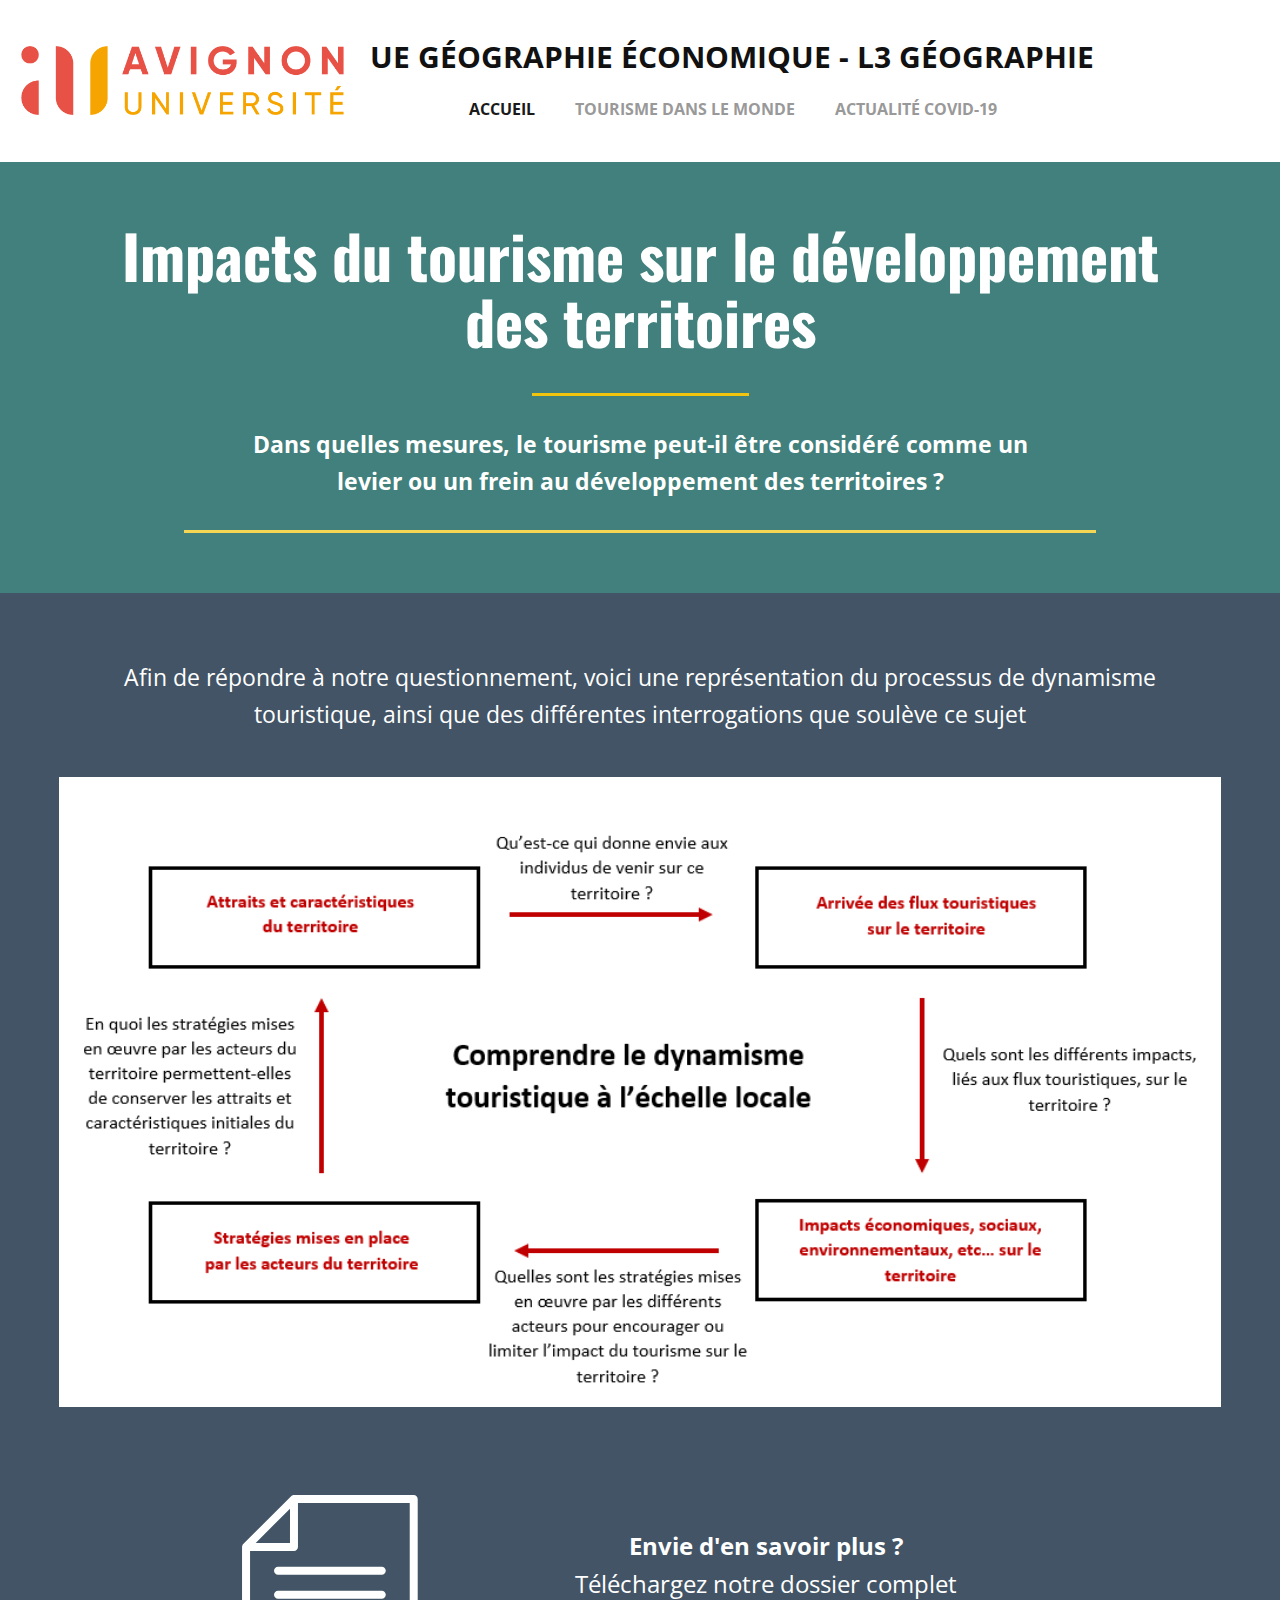
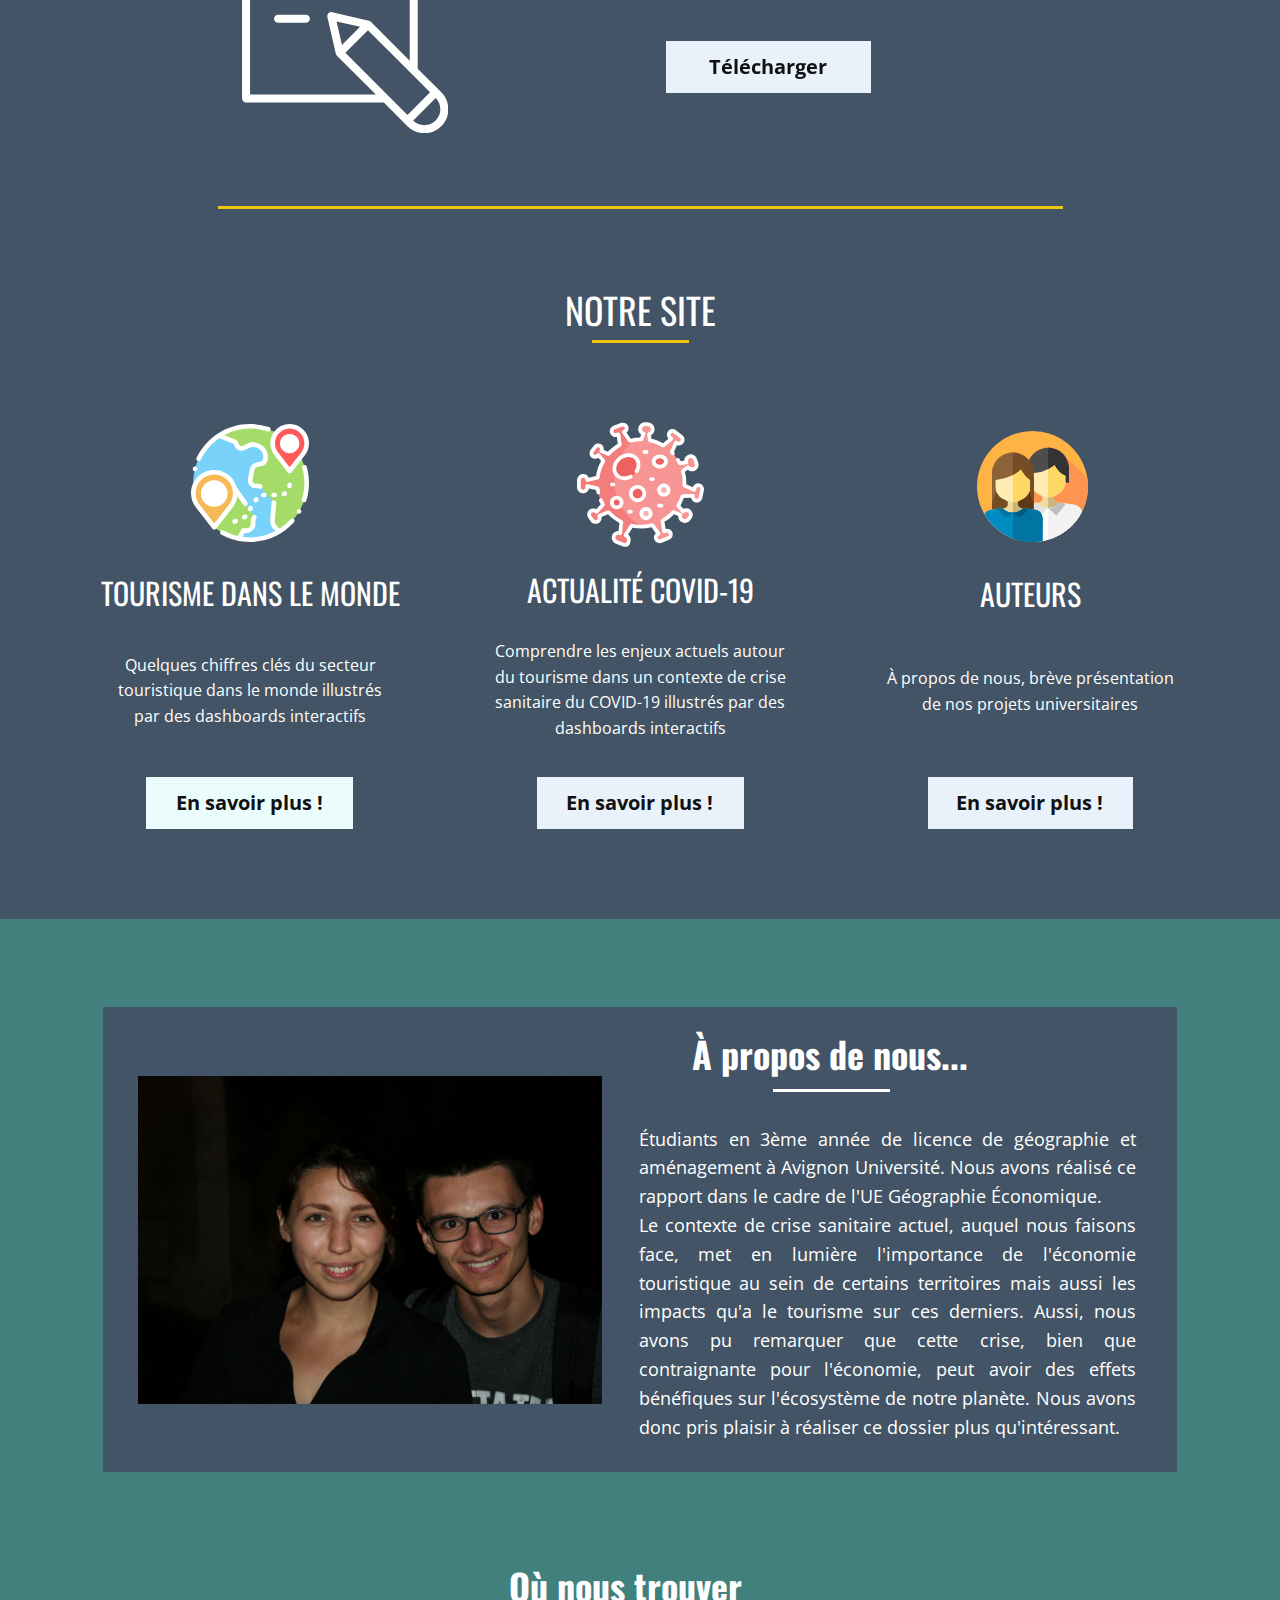
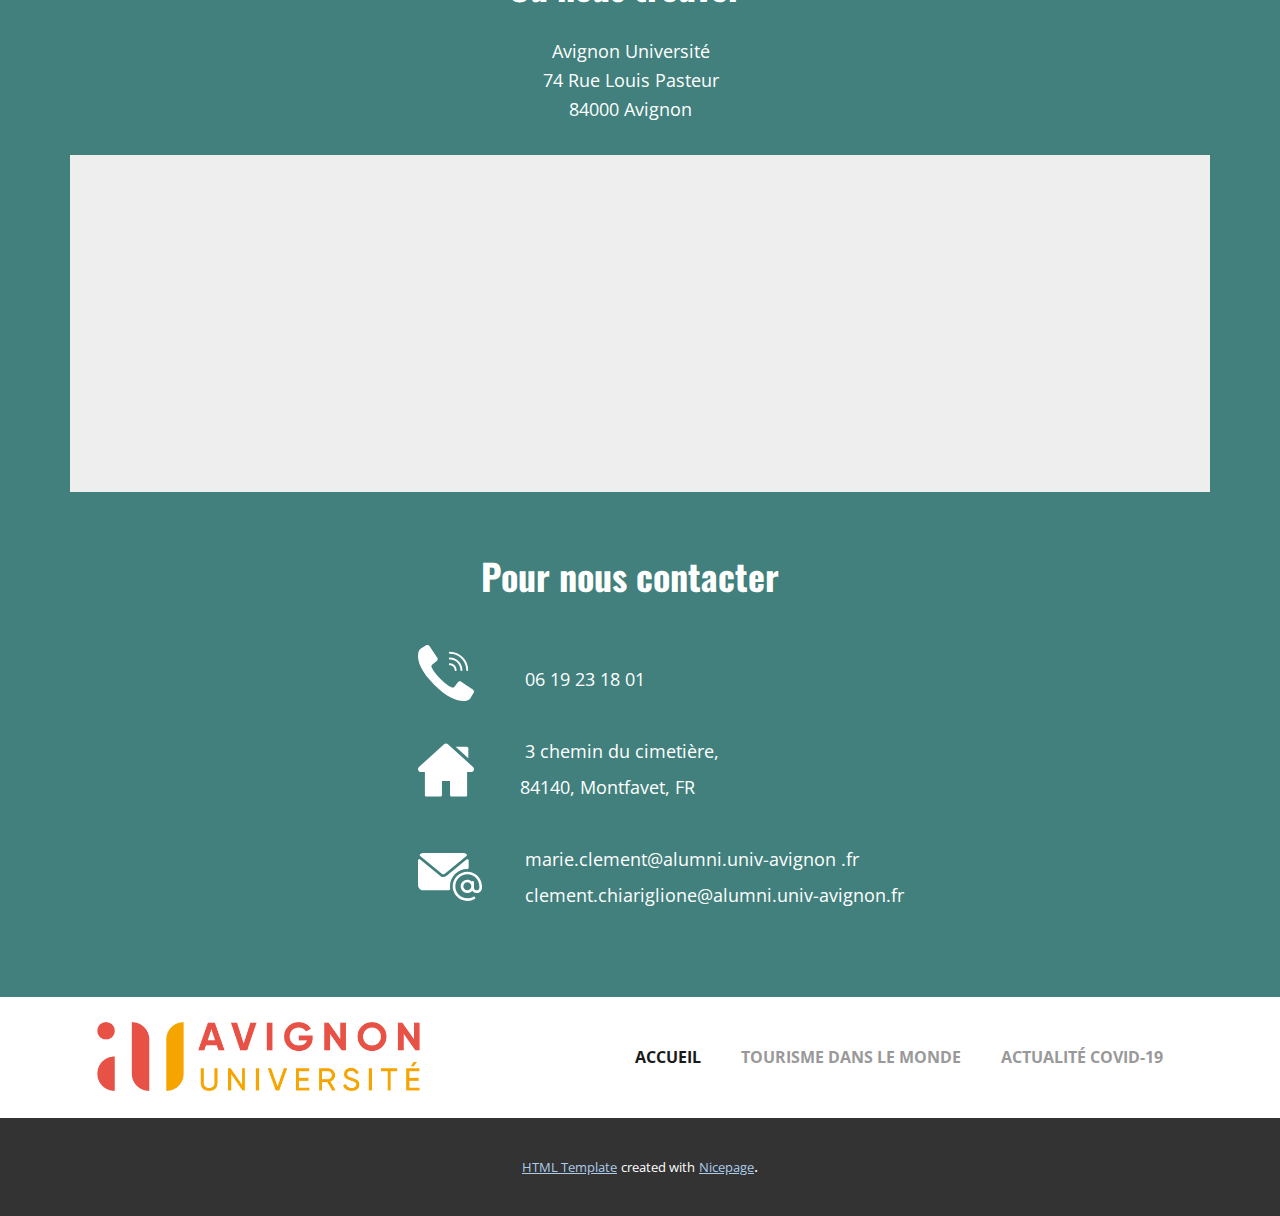
<file: Accueil.html>
<!DOCTYPE html>
<html style="font-size: 16px;">
  <head>
    <meta name="viewport" content="width=device-width, initial-scale=1.0">
    <meta charset="utf-8">
    <meta name="keywords" content="Marie clement">
    <meta name="description" content="">
    <meta name="page_type" content="np-template-header-footer-from-plugin">
    <title>Accueil</title>
    <link rel="stylesheet" href="nicepage.css" media="screen">
<link rel="stylesheet" href="Accueil.css" media="screen">
    <script class="u-script" type="text/javascript" src="jquery.js" defer=""></script>
    <script class="u-script" type="text/javascript" src="nicepage.js" defer=""></script>
    
    
    
    
    
    
    <link id="u-theme-google-font" rel="stylesheet" href="https://fonts.googleapis.com/css?family=Oswald:200,300,400,500,600,700|Open+Sans:300,300i,400,400i,600,600i,700,700i,800,800i">
    <script type="application/ld+json">{
		"@context": "http://schema.org",
		"@type": "Organization",
		"name": "",
		"url": "index.html",
		"logo": "images/avignon_universite_RVB1.png"
}</script>
    <meta property="og:title" content="Accueil">
    <meta property="og:type" content="website">
    <meta name="theme-color" content="#478ac9">
    <link rel="canonical" href="index.html">
    <meta property="og:url" content="index.html">
  </head>
  <body class="u-body"><header class="u-align-center-sm u-align-center-xs u-clearfix u-header" id="sec-2287"><div class="u-clearfix u-sheet u-sheet-1">
        <a href="#" class="u-image u-logo u-image-1" data-image-width="591" data-image-height="127">
          <img src="images/avignon_universite_RVB1.png" class="u-logo-image u-logo-image-1" data-image-width="322.7945">
        </a>
        <p class="u-align-center u-text u-text-1">UE G­ÉOGRAPHIE ÉCONOMIQUE - L3 GÉOGRAPHIE</p>
        <nav class="u-align-left u-menu u-menu-dropdown u-offcanvas u-menu-1">
          <div class="menu-collapse" style="font-size: 1rem; letter-spacing: 0; font-weight: 700; text-transform: uppercase;">
            <a class="u-button-style u-custom-left-right-menu-spacing u-custom-padding-bottom u-custom-text-active-color u-custom-text-hover-color u-custom-top-bottom-menu-spacing u-nav-link u-text-grey-40" href="#">
              <svg class="u-svg-link" preserveAspectRatio="xMidYMin slice" viewBox="0 0 302 302" style="undefined"><use xmlns:xlink="http://www.w3.org/1999/xlink" xlink:href="#svg-8a8f"></use></svg>
              <svg xmlns="http://www.w3.org/2000/svg" xmlns:xlink="http://www.w3.org/1999/xlink" version="1.1" id="svg-8a8f" x="0px" y="0px" viewBox="0 0 302 302" style="enable-background:new 0 0 302 302;" xml:space="preserve" class="u-svg-content"><g><rect y="36" width="302" height="30"></rect><rect y="236" width="302" height="30"></rect><rect y="136" width="302" height="30"></rect>
</g><g></g><g></g><g></g><g></g><g></g><g></g><g></g><g></g><g></g><g></g><g></g><g></g><g></g><g></g><g></g></svg>
            </a>
          </div>
          <div class="u-custom-menu u-nav-container">
            <ul class="u-nav u-spacing-0 u-unstyled u-nav-1"><li class="u-nav-item"><a class="u-button-style u-nav-link u-text-active-grey-90 u-text-grey-40 u-text-hover-grey-70" href="Accueil.html" style="padding: 10px 20px;">Accueil</a>
</li><li class="u-nav-item"><a class="u-button-style u-nav-link u-text-active-grey-90 u-text-grey-40 u-text-hover-grey-70" href="Tourisme-dans-le-monde.html" style="padding: 10px 20px;">Tourisme dans le monde</a>
</li><li class="u-nav-item"><a class="u-button-style u-nav-link u-text-active-grey-90 u-text-grey-40 u-text-hover-grey-70" href="Actualité-COVID-19.html" style="padding: 10px 20px;">Actualité COVID-19</a>
</li></ul>
          </div>
          <div class="u-custom-menu u-nav-container-collapse">
            <div class="u-align-center u-black u-container-style u-inner-container-layout u-opacity u-opacity-95 u-sidenav">
              <div class="u-menu-close"></div>
              <ul class="u-align-center u-nav u-popupmenu-items u-unstyled u-nav-2"><li class="u-nav-item"><a class="u-button-style u-nav-link" href="Accueil.html" style="padding: 10px 20px;">Accueil</a>
</li><li class="u-nav-item"><a class="u-button-style u-nav-link" href="Tourisme-dans-le-monde.html" style="padding: 10px 20px;">Tourisme dans le monde</a>
</li><li class="u-nav-item"><a class="u-button-style u-nav-link" href="Actualité-COVID-19.html" style="padding: 10px 20px;">Actualité COVID-19</a>
</li></ul>
            </div>
            <div class="u-black u-menu-overlay u-opacity u-opacity-70"></div>
          </div>
        </nav>
      </div></header>
    <section class="u-align-center u-clearfix u-palette-4-dark-2 u-section-1" id="sec-b82e">
      <div class="u-clearfix u-sheet u-sheet-1">
        <h2 class="u-text u-text-1"><b style="">Impacts du tourisme sur le développement des territoires</b>
        </h2>
        <div class="u-border-3 u-border-palette-3-base u-line u-line-horizontal u-line-1"></div>
        <p class="u-text u-text-2"><b>Dans quelles mesures, le tourisme peut-il être considéré comme un levier
ou un frein au développement des territoires ?</b>
        </p>
        <div class="u-border-3 u-border-palette-3-light-1 u-line u-line-horizontal u-line-2"></div>
      </div>
    </section>
    <section class="u-align-center u-clearfix u-palette-1-dark-2 u-section-2" id="sec-b088">
      <div class="u-clearfix u-sheet u-sheet-1">
        <p class="u-text u-text-default u-text-1">Afin de répondre à notre questionnement, voici une représentation du processus de dynamisme touristique, ainsi que des différentes interrogations que soulève ce sujet</p>
        <div class="u-clearfix u-gutter-0 u-layout-wrap u-layout-wrap-1">
          <div class="u-layout" style="">
            <div class="u-layout-row" style="">
              <div class="u-align-left u-container-style u-image u-layout-cell u-left-cell u-size-60 u-size-xs-60 u-image-1" src="" data-image-width="1022" data-image-height="536" data-animation-name="zoomIn" data-animation-duration="1000" data-animation-delay="0" data-animation-direction="">
                <div class="u-container-layout u-valign-middle u-container-layout-1" src=""></div>
              </div>
            </div>
          </div>
        </div>
        <span class="u-icon u-icon-circle u-text-white u-icon-1">
          <svg class="u-svg-link" preserveAspectRatio="xMidYMin slice" viewBox="-32 0 477 477.44016" style=""><use xmlns:xlink="http://www.w3.org/1999/xlink" xlink:href="#svg-d4d4"></use></svg>
          <svg xmlns="http://www.w3.org/2000/svg" viewBox="-32 0 477 477.44016" id="svg-d4d4" class="u-svg-content"><path d="m399.628906 395.457031-47.335937-47.351562v-340.105469c0-4.417969-3.582031-8-8-8h-240c-.152344 0-.296875.078125-.449219.0898438-.734375.0351562-1.460938.1835942-2.152344.4296872-.234375.070313-.46875.152344-.695312.25-.890625.382813-1.703125.925781-2.398438 1.597657l-96 96c-.671875.679687-1.214844 1.472656-1.601562 2.34375-.113282.25-.175782.496093-.265625.753906-.230469.664062-.367188 1.355468-.40625 2.054687 0 .175781-.105469.328125-.105469.503907v303.976562c0 4.417969 3.582031 8 8 8h276.175781l47.34375 47.320312c8.964844 9.066407 21.195313 14.152344 33.945313 14.121094 19.433594.015625 36.957031-11.6875 44.390625-29.644531 7.429687-17.953125 3.304687-38.617187-10.453125-52.339844zm-67.816406 45.34375-124.519531-124.480469 45.320312-45.328124 124.480469 124.527343zm-131.289062-140.34375-10.847657-47.066406 47.074219 10.839844zm-104.230469-273.144531v68.6875h-68.6875zm-80 372.6875v-288h88c4.417969 0 8-3.582031 8-8v-88h224v316.097656l-78.015625-78.074218-.089844-.054688c-.660156-.628906-1.421875-1.140625-2.253906-1.511719-.226563-.097656-.441406-.167969-.664063-.25-.28125-.125-.566406-.234375-.859375-.328125l-73.597656-16.957031c-2.691406-.625-5.511719.183594-7.464844 2.132813-1.953125 1.953124-2.757812 4.777343-2.136718 7.464843l16.960937 73.601563c.09375.292968.203125.582031.328125.863281.082031.214844.144531.429687.25.648437.367188.84375.886719 1.617188 1.527344 2.277344l.039062.066406 78.070313 78.023438zm372 52.039062c-5.984375 6.003907-14.113281 9.378907-22.589844 9.378907s-16.605469-3.375-22.585937-9.378907l3.765624-3.773437 41.480469-41.472656c6.003907 5.992187 9.375 14.132812 9.359375 22.617187-.011718 8.484375-3.40625 16.613282-9.429687 22.589844zm0 0"></path><path d="m72.292969 160h208c4.417969 0 8-3.582031 8-8s-3.582031-8-8-8h-208c-4.417969 0-8 3.582031-8 8s3.582031 8 8 8zm0 0"></path><path d="m72.292969 208h208c4.417969 0 8-3.582031 8-8s-3.582031-8-8-8h-208c-4.417969 0-8 3.582031-8 8s3.582031 8 8 8zm0 0"></path><path d="m128.292969 240h-56c-4.417969 0-8 3.582031-8 8s3.582031 8 8 8h56c4.417969 0 8-3.582031 8-8s-3.582031-8-8-8zm0 0"></path></svg>
        </span>
        <p class="u-text u-text-2"><b>Envie d'en savoir plus ?&nbsp;</b>
          <br>Téléchargez notre dossier complet&nbsp;
        </p>
        <a href="https://marie2909.github.io/geo_eco_fin/des%20dossiers/CHIARIGLIONE_CLEMENT_Dossier_L3.pdf" class="u-btn u-button-style u-palette-1-light-3 u-btn-1" target="_blank" data-animation-name="flipIn" data-animation-duration="1000" data-animation-delay="0" data-animation-direction="X">Télécharger</a>
        <div class="u-border-3 u-border-palette-3-base u-line u-line-horizontal u-line-1"></div>
      </div>
    </section>
    <section class="u-clearfix u-palette-1-dark-2 u-section-3" id="sec-7816">
      <div class="u-clearfix u-sheet u-sheet-1">
        <h2 class="u-align-center u-text u-text-1">NOTRE SITE</h2>
        <div class="u-border-3 u-border-palette-3-base u-line u-line-horizontal u-line-1"></div>
        <div class="u-clearfix u-expanded-width u-gutter-30 u-layout-wrap u-layout-wrap-1">
          <div class="u-layout">
            <div class="u-layout-row">
              <div class="u-container-style u-layout-cell u-left-cell u-size-20 u-layout-cell-1">
                <div class="u-container-layout u-valign-bottom u-container-layout-1">
                  <span class="u-icon u-icon-circle u-icon-1">
                    <svg class="u-svg-link" preserveAspectRatio="xMidYMin slice" viewBox="0 0 512.002 512.002" style=""><use xmlns:xlink="http://www.w3.org/1999/xlink" xlink:href="#svg-087e"></use></svg>
                    <svg xmlns="http://www.w3.org/2000/svg" xmlns:xlink="http://www.w3.org/1999/xlink" version="1.1" id="svg-087e" x="0px" y="0px" viewBox="0 0 512.002 512.002" style="enable-background:new 0 0 512.002 512.002;" xml:space="preserve" class="u-svg-content"><path style="fill:#78D2FA;" d="M502.001,256.001c0-135.862-110.138-246-246-246s-246,110.138-246,246  c0,88.975,47.236,166.917,118,210.117c37.29,22.765,81.113,35.883,128,35.883C391.864,502.001,502.001,391.863,502.001,256.001z"></path><g><path style="fill:#A5DC69;" d="M192.209,282.546l-162.52,70.029c20.212,47.303,54.814,86.988,98.312,113.543   c23.835,14.551,50.342,25.152,78.609,30.913l2.506-1.783l17.859-32.429h14.068c15.699,0,28.425-12.726,28.425-28.425v-13.803   c0-6.03,1.917-11.903,5.475-16.771l-38.954-58.18L192.209,282.546z"></path><path style="fill:#A5DC69;" d="M256.001,10.001c-47.378,0-91.619,13.406-129.161,36.614v6.27l61.102,23.246   c5.432,2.067,8.945,7.363,8.736,13.171l0,0c4.92,14.156,21.221,20.693,34.56,13.859l13.275-7.014   c38.559-20.372,84.157,10.85,79.114,54.168l-0.123,1.054c-1.24,10.651-8.797,19.146-18.945,21.542   c-6.604,1.559-14.124,3.352-20.568,4.892c-9.339,2.233-16.531,9.684-18.432,19.097l-8.582,42.489   c-3.015,14.928,8.08,28.996,23.299,29.544l11.013,0.396c3.17,0.114,6.289,0.838,9.185,2.133l59.4,68.997l-6.32,74.857   c-1.456,22.972,12.594,40.884,30.956,47.856l3.529,0.418c68.516-43.67,113.962-120.32,113.962-207.589   C502.001,120.139,391.864,10.001,256.001,10.001z"></path>
</g><path style="fill:#F5B955;" d="M192.001,300.09c0-50.258-40.742-91-91-91s-91,40.742-91,91c0,21.786,7.66,41.782,20.428,57.448  h-0.006l70.578,90.463l70.241-89.989h-0.053C184.19,342.276,192.001,322.096,192.001,300.09z"></path><circle style="fill:#FFFFFF;" cx="101.001" cy="301.54" r="48"></circle><path style="fill:#FF5A5A;" d="M502.001,83.833c0-40.777-33.056-73.833-73.833-73.833s-73.833,33.056-73.833,73.833  c0,17.677,6.215,33.9,16.575,46.611h-0.005l57.264,73.398l56.991-73.013h-0.043C495.664,118.061,502.001,101.687,502.001,83.833z"></path><circle style="fill:#FFFFFF;" cx="428.171" cy="85.01" r="32.13"></circle><path d="M15.084,205.012c0.825,0.209,1.652,0.309,2.466,0.309c4.467,0,8.537-3.015,9.686-7.543l0.344-1.341  c1.395-5.345-1.807-10.807-7.151-12.201s-10.806,1.807-12.201,7.15c-0.128,0.49-0.254,0.982-0.378,1.474  C6.492,198.213,9.731,203.653,15.084,205.012z"></path><path d="M29.101,160.271c1.378,0.65,2.829,0.957,4.257,0.957c3.751,0,7.347-2.12,9.052-5.737  c18.099-38.393,46.001-70.445,79.849-93.722c0.33,0.17,0.67,0.327,1.025,0.462l61.101,23.245c1.431,0.545,2.354,1.938,2.299,3.467  c-0.044,1.237,0.142,2.473,0.548,3.643c3.296,9.481,10.53,17.063,19.847,20.799c9.318,3.735,19.785,3.252,28.719-1.324  c0.037-0.019,0.074-0.038,0.111-0.058l13.276-7.014c14.764-7.8,31.805-6.827,45.584,2.608c13.781,9.435,20.856,24.971,18.924,41.562  l-0.123,1.053c-0.749,6.432-5.188,11.521-11.31,12.966c-6.612,1.562-14.143,3.356-20.595,4.899  c-13.077,3.127-23.247,13.663-25.909,26.843l-8.582,42.489c-2.02,9.998,0.445,20.326,6.762,28.336  c6.316,8.01,15.786,12.814,25.98,13.181l11.013,0.396c1.895,0.068,3.732,0.496,5.463,1.27c1.326,0.593,2.712,0.874,4.076,0.874  c3.823-0.001,7.473-2.205,9.135-5.921c2.254-5.042-0.005-10.957-5.047-13.211c-4.089-1.828-8.431-2.837-12.907-2.998l-11.013-0.396  c-4.314-0.155-8.322-2.188-10.996-5.579c-2.673-3.39-3.716-7.761-2.861-11.992l8.582-42.489c1.125-5.572,5.426-10.028,10.956-11.351  c6.436-1.539,13.946-3.328,20.54-4.886c14.191-3.35,24.873-15.453,26.581-30.119l0.123-1.053c2.806-24.1-7.472-46.67-27.492-60.377  c-20.019-13.705-44.776-15.122-66.226-3.788l-13.214,6.981c-3.824,1.942-8.122,2.133-12.104,0.534  c-3.566-1.43-6.324-4.069-7.884-7.51c-0.58-9.146-6.441-17.216-15.142-20.527l-47.766-18.172  c33.931-18.398,72.417-28.61,112.268-28.61c26.01,0,51.563,4.2,75.95,12.485c5.231,1.777,10.909-1.022,12.686-6.252  c1.776-5.229-1.023-10.909-6.252-12.686C311.922,4.56,284.204,0.001,256.001,0.001c-49.493,0-97.521,14.149-138.892,40.918  c-40.288,26.068-72.374,62.737-92.79,106.043C21.965,151.958,24.105,157.917,29.101,160.271z"></path><path d="M489.686,178.275c-5.308,1.526-8.373,7.066-6.847,12.374c6.08,21.144,9.163,43.131,9.163,65.352  c0,24.196-3.646,48.053-10.834,70.906c-1.657,5.269,1.27,10.883,6.538,12.54c0.999,0.314,2.009,0.464,3.004,0.464  c4.25,0,8.193-2.732,9.536-7.002c7.8-24.799,11.755-50.674,11.755-76.908c0-24.091-3.345-47.938-9.942-70.879  C500.533,179.814,494.992,176.748,489.686,178.275z"></path><path d="M474.108,370.539c-4.219-2.499-10.541-1.793-13.819,3.708c-0.019,0.032-0.038,0.064-0.057,0.097  c-3.217,5.538-0.762,11.407,3.47,13.881c1.5,0.877,3.261,1.351,5.056,1.351c3.269,0,6.646-1.571,8.743-5.136  C480.749,378.919,478.326,373.037,474.108,370.539z"></path><path d="M446.029,412.553c-4.115-3.683-10.437-3.334-14.121,0.782c-13.664,15.266-29.141,28.531-45.948,39.612  c-11.532-5.207-23.613-17.552-22.43-36.899l6.31-74.748c0.465-5.503-3.62-10.341-9.123-10.806c-5.5-0.447-10.341,3.62-10.806,9.124  l-6.319,74.857c-0.006,0.069-0.011,0.139-0.016,0.208c-1.258,19.841,7.57,38.318,22.852,49.829  c-33.693,17.837-71.563,27.489-110.427,27.489c-10.881,0-21.724-0.76-32.444-2.244l9.327-16.936h8.159  c21.188,0,38.425-17.237,38.425-38.425v-13.803c0-3.935,1.227-7.694,3.549-10.871c3.259-4.459,2.286-10.716-2.173-13.975  c-4.46-3.258-10.716-2.286-13.974,2.174c-4.842,6.626-7.401,14.466-7.401,22.672v13.803c0,10.159-8.265,18.425-18.425,18.425  h-14.068c-3.645,0-7.001,1.983-8.759,5.176l-15.39,27.945c-21.584-4.975-42.421-12.96-61.776-23.777  c-4.824-2.692-10.914-0.97-13.608,3.852s-0.97,10.913,3.851,13.607c37.905,21.182,81.028,32.378,124.708,32.378  c72.726,0,142.273-31.101,190.809-85.328C450.494,422.558,450.144,416.236,446.029,412.553z"></path><path d="M428.168,127.139c23.229,0,42.127-18.898,42.127-42.128c0-23.229-18.898-42.127-42.127-42.127s-42.127,18.898-42.127,42.127  S404.939,127.139,428.168,127.139z M428.168,62.884c12.201,0,22.127,9.926,22.127,22.127s-9.926,22.128-22.127,22.128  s-22.127-9.927-22.127-22.128S415.967,62.884,428.168,62.884z"></path><path d="M179.523,363.618c11.782-14.55,19.256-32.143,21.646-50.617l26.604,38.342c1.942,2.799,5.057,4.3,8.225,4.3  c1.967,0,3.954-0.579,5.692-1.785c4.538-3.148,5.664-9.379,2.515-13.917l-43.781-63.096c-0.456-0.657-0.983-1.234-1.554-1.745  c-11.15-43.644-50.8-76.01-97.869-76.01c-55.691,0-101,45.309-101,101c0,23.066,7.977,45.606,22.467,63.507  c0.023,0.031,0.047,0.062,0.071,0.093l70.578,90.463c1.895,2.429,4.803,3.849,7.883,3.849l0,0c3.08,0,5.988-1.419,7.883-3.847  l70.241-89.989C179.265,363.986,179.397,363.804,179.523,363.618z M162.783,352.599l-61.779,79.147l-62.498-80.105  c-0.104-0.143-0.212-0.282-0.324-0.42c-11.724-14.385-18.181-32.543-18.181-51.131c0-44.663,36.336-81,81-81s81,36.337,81,81  c0,18.788-6.578,37.097-18.521,51.553C163.227,351.949,162.994,352.269,162.783,352.599z"></path><path d="M101.001,243.542c-31.981,0-58,26.019-58,58s26.019,58,58,58s58-26.019,58-58S132.983,243.542,101.001,243.542z   M101.001,339.542c-20.953,0-38-17.047-38-38s17.047-38,38-38s38,17.047,38,38S121.955,339.542,101.001,339.542z"></path><path d="M362.962,136.52c0.019,0.024,0.039,0.05,0.058,0.075l57.264,73.397c1.895,2.429,4.803,3.849,7.883,3.849c0,0,0,0,0.001,0  c3.08,0,5.988-1.419,7.883-3.847l56.991-73.013c0.123-0.157,0.24-0.316,0.352-0.479c12.005-14.857,18.607-33.525,18.607-52.669  C512.001,37.607,474.394,0,428.168,0s-83.833,37.607-83.833,83.833C344.335,102.967,350.948,121.665,362.962,136.52z M428.168,20  c35.198,0,63.833,28.636,63.833,63.833c0,14.806-5.183,29.233-14.595,40.626c-0.235,0.284-0.452,0.579-0.651,0.883l-48.585,62.244  l-49.199-63.061c-0.099-0.135-0.203-0.269-0.31-0.399c-9.238-11.335-14.326-25.645-14.326-40.293  C364.335,48.636,392.97,20,428.168,20z"></path><path d="M189.945,412.525l-4.521,2.136c-4.994,2.359-7.129,8.319-4.771,13.313c1.708,3.614,5.301,5.73,9.049,5.73  c1.431,0,2.885-0.309,4.265-0.96l4.521-2.136c4.994-2.359,7.129-8.319,4.771-13.313  C200.899,412.302,194.939,410.169,189.945,412.525z"></path><path d="M428.168,254.1c-5.523,0-10,4.478-10,10c0,1.29-0.073,2.591-0.217,3.865c-0.621,5.488,3.326,10.439,8.813,11.06  c0.382,0.043,0.76,0.064,1.135,0.064c5.02,0,9.348-3.771,9.924-8.878c0.228-2.018,0.344-4.073,0.344-6.111  C438.168,258.577,433.691,254.1,428.168,254.1z"></path><path d="M358.258,298.001c-5.523,0-10,4.478-10,10s4.477,10,10,10h5c5.523,0,10-4.478,10-10s-4.477-10-10-10H358.258z"></path><path d="M401.874,293.077c-1.094,0.667-2.24,1.277-3.406,1.817c-5.012,2.319-7.195,8.264-4.875,13.275  c1.69,3.652,5.305,5.802,9.082,5.802c1.406,0,2.834-0.298,4.194-0.927c1.85-0.856,3.668-1.826,5.406-2.884  c4.717-2.872,6.213-9.024,3.341-13.742C412.744,291.702,406.592,290.208,401.874,293.077z"></path><path d="M251.065,359.523l-2.683,4.22c-2.963,4.661-1.587,10.841,3.074,13.805c1.664,1.058,3.52,1.562,5.355,1.562  c3.307,0,6.543-1.639,8.448-4.636l2.683-4.22c2.963-4.661,1.587-10.841-3.074-13.805  C260.209,353.486,254.028,354.863,251.065,359.523z"></path><path d="M289.011,318.475c-4.66-2.962-10.84-1.587-13.804,3.073l-2.682,4.219c-2.963,4.661-1.587,10.841,3.074,13.804  c1.664,1.058,3.521,1.563,5.356,1.563c3.307,0,6.542-1.639,8.448-4.636l2.682-4.219  C295.047,327.617,293.671,321.438,289.011,318.475z"></path><path d="M230.634,393.305l-4.521,2.136c-4.994,2.359-7.129,8.319-4.771,13.313c1.708,3.614,5.301,5.73,9.049,5.73  c1.431,0,2.885-0.309,4.265-0.96l4.521-2.136c4.994-2.359,7.129-8.319,4.771-13.313  C241.587,393.081,235.627,390.947,230.634,393.305z"></path><path d="M313.258,298.001c-5.523,0-10,4.478-10,10s4.477,10,10,10h5c5.523,0,10-4.478,10-10s-4.477-10-10-10H313.258z"></path><g></g><g></g><g></g><g></g><g></g><g></g><g></g><g></g><g></g><g></g><g></g><g></g><g></g><g></g><g></g></svg>
                  </span>
                  <h3 class="u-align-center u-text u-text-2">TOURISME DANS LE MONDE</h3>
                  <p class="u-align-center u-text u-text-3">Quelques chiffres clés du secteur touristique dans le monde illustrés par des dashboards interactifs</p>
                  <a href="Tourisme-dans-le-monde.html" class="u-btn u-btn-rectangle u-button-style u-palette-4-light-3 u-btn-1">En savoir plus !</a>
                </div>
              </div>
              <div class="u-container-style u-layout-cell u-size-20 u-layout-cell-2">
                <div class="u-container-layout u-valign-bottom u-container-layout-2">
                  <span class="u-icon u-icon-circle u-icon-2">
                    <svg class="u-svg-link" preserveAspectRatio="xMidYMin slice" viewBox="0 0 510.974 510.974" style=""><use xmlns:xlink="http://www.w3.org/1999/xlink" xlink:href="#svg-f637"></use></svg>
                    <svg xmlns="http://www.w3.org/2000/svg" id="svg-f637" enable-background="new 0 0 510.974 510.974" viewBox="0 0 510.974 510.974" class="u-svg-content"><g><g><g><g id="XMLID_427_"><g><path d="m490.913 258.48c8.43 1.66 13.92 9.83 12.27 18.25l-6.15 31.32c-1.7 8.67-10.3 14.23-18.98 12.1-8.13-1.99-13.06-10.3-11.45-18.51l.17-.84-40.54 1.85c-1.22.05-2.28.86-2.66 2.03-3.96 11.96-9.17 23.36-15.48 34.02-.64 1.08-.54 2.45.27 3.41l17.93 21.3c3.56-3.39 8.21-5.15 12.91-5.15 3.96 0 7.96 1.25 11.35 3.85 8.21 6.28 9.77 18.03 3.49 26.25l-5.2 6.79c-6.1 7.98-17.47 10.12-25.75 4.41-7.13-4.91-9.71-13.74-7.13-21.41l-25.83-11.35c-1.17-.51-2.52-.21-3.37.73-11.96 13.13-25.88 24.43-41.3 33.45-1.06.62-1.63 1.82-1.43 3.03l6.61 40.32 5.72-2.29c8.21-3.28 17.55.92 20.48 9.37 2.74 7.91-1.56 16.56-9.33 19.66l-29.23 11.7c-8.2 3.28-17.54-.92-20.47-9.37-2.74-7.91 1.56-16.56 9.33-19.67l.79-.31-23.58-33.04c-.71-1-1.96-1.44-3.15-1.13-14.09 3.65-28.87 5.61-44.11 5.61-12.06 0-23.82-1.23-35.19-3.55-1.2-.24-2.43.27-3.09 1.3l-23.59 37.01.83.3c7.68 2.8 12.44 10.05 12.44 17.77 0 2.16-.37 4.35-1.15 6.49 0 11.07-8.51 17.03-18.91 13.23l-28.99-10.57c-9.7-3.53-14.76-14.18-11.41-23.91 3.44-10.03 14.87-15.09 24.83-11.46l.67.24 4.8-43.37c.14-1.22-.5-2.38-1.59-2.95-18.36-9.48-34.83-22.11-48.7-37.18-.84-.91-2.15-1.21-3.29-.74l-35.38 14.51c4 7.48 1.75 16.96-5.55 21.76-7.62 5.01-17.91 2.68-23.11-4.8l-9.06-13.05c-5.07-7.29-3.89-17.45 3.09-22.95 7.44-5.86 18.05-4.34 23.62 3.03l24.92-28.16c.83-.94.97-2.3.36-3.39-10.23-18.44-17.23-38.92-20.24-60.67-.17-1.22-1.06-2.21-2.25-2.48l-39.82-9.2-.04 4.67c-.04 4.67-1.96 8.9-5.05 11.95-3.08 3.06-7.32 4.94-12 4.94-9.3 0-16.83-7.59-16.74-16.89l.26-28.93c.08-9.46 7.9-17.43 17.35-17.18 9.17.24 16.49 7.78 16.44 16.98l39.53-9.27c1.2-.28 2.09-1.27 2.25-2.49 3.1-23 10.67-44.59 21.8-63.87.62-1.08.51-2.43-.3-3.39l-18.85-22.14-1.64 2.16c-5.08 6.72-14.78 7.89-21.33 2.44-6.14-5.12-6.89-14.3-2.07-20.67l12.56-16.6c2.92-3.85 7.35-5.88 11.84-5.88 3.11 0 6.25.98 8.93 3 6.21 4.69 7.67 13.31 3.57 19.77l26.36 11.4c1.16.5 2.5.2 3.36-.73 12.44-13.64 27.01-25.3 43.19-34.47 1.06-.61 1.65-1.8 1.47-3.01l-6.07-40.41-5.76 2.22c-8.24 3.17-17.53-1.16-20.34-9.64-2.64-7.95 1.78-16.54 9.59-19.54l29.38-11.3c8.25-3.17 17.53 1.15 20.34 9.64 2.64 7.94-1.77 16.53-9.59 19.54l-.79.3 23.12 33.34c.7 1.01 1.94 1.47 3.13 1.18 13.42-3.29 27.43-5.03 41.86-5.03h.02c1.26 0 2.39-.77 2.81-1.96l7.66-21.42c-8.87-2.78-14.78-11.53-13.65-21.07 1.29-10.81 11.64-18.49 22.45-17.13l10.52 1.32c10.72 1.35 18.76 10.95 17.59 21.7-.92 8.37-6.94 14.89-14.58 16.89l2.66 23.22c.14 1.25 1.07 2.27 2.31 2.54 17.78 3.91 34.55 10.52 49.85 19.37 1.07.61 2.39.52 3.34-.26l31.73-25.75-4.82-3.83c-6.93-5.5-7.91-15.69-2.03-22.42 5.5-6.31 15.15-6.87 21.7-1.66l24.65 19.57c6.93 5.49 7.91 15.69 2.03 22.42-5.5 6.3-15.15 6.86-21.7 1.66l-.67-.53-16.99 36.89c-.52 1.11-.28 2.42.58 3.3 11.96 12.25 22.14 26.25 30.12 41.57.58 1.11 1.79 1.74 3.03 1.57l24.09-3.37c-3.54-9.88 1.71-20.83 11.81-24.14 9.63-3.16 20.01 2.19 23.55 11.69l5.55 14.88c3.5 9.41-.7 20.18-9.9 24.18-8.82 3.83-18.77.37-23.51-7.45l-19.99 13.56c-1.05.71-1.52 2.01-1.18 3.23 4.11 14.9 6.31 30.58 6.31 46.78 0 2.71-.06 5.4-.19 8.07-.05 1.23.64 2.36 1.76 2.85l37.48 16.37 1.18-6.05c1.66-8.43 9.83-13.92 18.25-12.27z" fill="#f79595"></path>
</g>
</g><ellipse cx="333.234" cy="163.181" fill="#ee6161" rx="24.756" ry="20.699"></ellipse><circle cx="243.896" cy="292.082" fill="#ee6161" r="27.059"></circle><circle cx="349.354" cy="277.985" fill="#f9b1b1" r="19.374"></circle><circle cx="277.802" cy="372.533" fill="#f9b1b1" r="18.836"></circle><g><path d="m150.458 241.113c0-67.408 32.157-127.319 81.946-165.228-5.813.82-11.552 1.928-17.17 3.306-1.19.29-2.43-.17-3.13-1.18l-23.12-33.34.79-.3c7.82-3.01 12.23-11.6 9.59-19.54-2.81-8.49-12.09-12.81-20.34-9.64l-29.38 11.3c-7.81 3-12.23 11.59-9.59 19.54 2.81 8.48 12.1 12.81 20.34 9.64l5.76-2.22 6.07 40.41c.18 1.21-.41 2.4-1.47 3.01-16.18 9.17-30.75 20.83-43.19 34.47-.86.93-2.2 1.23-3.36.73l-26.36-11.4c4.1-6.46 2.64-15.08-3.57-19.77-2.68-2.02-5.82-3-8.93-3-4.49 0-8.92 2.03-11.84 5.88l-12.56 16.6c-4.82 6.37-4.07 15.55 2.07 20.67 6.55 5.45 16.25 4.28 21.33-2.44l1.64-2.16 18.85 22.14c.81.96.92 2.31.3 3.39-11.13 19.28-18.7 40.87-21.8 63.87-.16 1.22-1.05 2.21-2.25 2.49l-39.53 9.27c.05-9.2-7.27-16.74-16.44-16.98-9.45-.25-17.27 7.72-17.35 17.18l-.26 28.93c-.09 9.3 7.44 16.89 16.74 16.89 4.68 0 8.92-1.88 12-4.94 3.09-3.05 5.01-7.28 5.05-11.95l.04-4.67 39.82 9.2c1.19.27 2.08 1.26 2.25 2.48 3.01 21.75 10.01 42.23 20.24 60.67.61 1.09.47 2.45-.36 3.39l-24.92 28.16c-5.57-7.37-16.18-8.89-23.62-3.03-6.98 5.5-8.16 15.66-3.09 22.95l9.06 13.05c5.2 7.48 15.49 9.81 23.11 4.8 7.3-4.8 9.55-14.28 5.55-21.76l35.38-14.51c1.14-.47 2.45-.17 3.29.74 13.87 15.07 30.34 27.7 48.7 37.18 1.09.57 1.73 1.73 1.59 2.95l-4.8 43.37-.67-.24c-9.96-3.63-21.39 1.43-24.83 11.46-3.35 9.73 1.71 20.38 11.41 23.91l28.99 10.57c10.4 3.8 18.91-2.16 18.91-13.23.78-2.14 1.15-4.33 1.15-6.49 0-7.72-4.76-14.97-12.44-17.77l-.83-.3 23.59-37.01c.66-1.03 1.89-1.54 3.09-1.3 11.37 2.32 23.13 3.55 35.19 3.55 1.419 0 2.861-.018 4.272-.051-65.928-34.765-110.908-103.985-110.908-183.697z" fill="#f37c7c"></path>
</g><circle cx="159.94" cy="327.476" fill="#ee6161" r="19.622"></circle>
</g><ellipse cx="199.043" cy="183.88" fill="#ee6161" rx="51.654" ry="43.139" transform="matrix(.785 -.619 .619 .785 -71.107 162.693)"></ellipse>
</g><g><path d="m492.361 251.124c-6.043-1.184-12.182.054-17.292 3.487-4.232 2.844-7.338 6.913-8.953 11.659l-26.259-11.467c.054-1.797.081-3.568.081-5.293 0-15.439-1.933-30.769-5.747-45.62l11.779-7.99c7.466 6.539 18.317 8.494 27.817 4.367 12.783-5.555 18.906-20.348 13.938-33.678l-5.545-14.881c-5.027-13.493-19.488-20.602-32.919-16.194-6.797 2.232-12.267 6.994-15.401 13.408-1.783 3.648-2.682 7.561-2.684 11.493l-13.363 1.866c-1.831-3.356-3.831-6.757-5.967-10.145-2.209-3.504-6.842-4.553-10.344-2.345-3.505 2.209-4.555 6.84-2.346 10.344 2.521 3.999 4.831 8.006 6.866 11.912 2.043 3.916 6.351 6.137 10.711 5.529l24.098-3.364c2.236-.312 4.213-1.615 5.381-3.547s1.404-4.288.642-6.413c-1.035-2.884-.863-5.989.482-8.743 1.342-2.746 3.687-4.785 6.604-5.743 5.658-1.856 12.017 1.365 14.184 7.181l5.545 14.881c2.146 5.759-.483 12.346-5.861 14.684-5.148 2.236-11.21.319-14.107-4.458-1.065-1.757-2.806-3-4.813-3.438-2.007-.439-4.108-.032-5.809 1.121l-19.987 13.557c-3.708 2.514-5.396 7.111-4.2 11.439 4.012 14.527 6.046 29.593 6.046 44.778 0 2.488-.063 5.088-.185 7.729-.199 4.302 2.314 8.348 6.252 10.067l37.472 16.364c2.084.911 4.469.826 6.482-.229 2.015-1.055 3.441-2.967 3.879-5.199l1.188-6.05c.414-2.109 1.625-3.931 3.409-5.13 1.783-1.199 3.927-1.632 6.037-1.217 4.355.854 7.203 5.092 6.349 9.446l-6.145 31.317c-.428 2.18-1.695 4.039-3.569 5.235-1.872 1.195-4.098 1.557-6.267 1.027-4.1-1.007-6.735-5.398-5.874-9.79l.164-.837c.442-2.259-.177-4.596-1.68-6.339-1.503-1.745-3.74-2.709-6.022-2.596l-40.534 1.849c-4.291.195-8.086 3.073-9.442 7.165-3.755 11.338-8.739 22.293-14.815 32.559-2.263 3.822-1.866 8.668.987 12.058l17.932 21.303c1.332 1.583 3.259 2.544 5.323 2.659 2.065.112 4.087-.63 5.584-2.055 4.02-3.823 10.13-4.15 14.53-.783 2.382 1.822 3.91 4.462 4.306 7.434s-.391 5.92-2.212 8.301l-5.196 6.791c-3.733 4.877-10.705 6.131-15.542 2.798-4.111-2.833-5.869-8.113-4.275-12.84 1.242-3.681-.533-7.701-4.091-9.263l-25.832-11.346c-4.108-1.807-8.903-.786-11.935 2.541-11.518 12.648-24.819 23.424-39.534 32.029-3.717 2.17-5.746 6.476-5.052 10.713l6.613 40.324c.368 2.244 1.734 4.2 3.715 5.318s4.36 1.276 6.473.432l5.722-2.29c2.063-.825 4.313-.771 6.335.153 2.021.922 3.535 2.593 4.267 4.705 1.382 3.989-.875 8.588-5.031 10.25l-29.222 11.69c-2.063.826-4.312.771-6.335-.152-2.02-.922-3.535-2.593-4.267-4.704-1.382-3.989.874-8.588 5.027-10.25l.791-.316c2.138-.855 3.764-2.644 4.412-4.853.647-2.209.245-4.593-1.093-6.467l-23.575-33.032c-2.494-3.497-6.973-5.12-11.137-4.04-13.745 3.563-27.954 5.37-42.234 5.37-11.307 0-22.642-1.142-33.688-3.394-4.217-.859-8.599.994-10.912 4.615l-23.597 37.009c-1.223 1.917-1.509 4.286-.778 6.44.729 2.154 2.397 3.86 4.534 4.639l.835.305c2.865 1.044 5.152 3.142 6.439 5.907 1.287 2.764 1.42 5.865.376 8.73-.301.823-.454 1.693-.454 2.569 0 2.837-.837 4.986-2.357 6.049-1.519 1.064-3.823 1.116-6.49.142l-28.988-10.57c-5.805-2.116-8.895-8.589-6.89-14.429.957-2.784 3.017-5.048 5.801-6.376 2.941-1.403 6.36-1.577 9.377-.477l.664.242c2.161.79 4.567.541 6.523-.673 1.957-1.214 3.247-3.259 3.5-5.547l4.804-43.373c.473-4.268-1.779-8.461-5.603-10.435-17.535-9.056-33.224-21.034-46.627-35.597-2.95-3.208-7.634-4.255-11.656-2.604l-35.375 14.507c-1.963.805-3.493 2.403-4.211 4.399-.719 1.996-.558 4.203.441 6.074 2.245 4.2.93 9.345-3.058 11.967-4.111 2.705-9.867 1.44-12.827-2.82l-9.061-13.043c-2.906-4.183-2.214-9.798 1.575-12.784 1.959-1.544 4.39-2.22 6.84-1.905 2.469.318 4.653 1.584 6.152 3.566 1.356 1.794 3.446 2.885 5.694 2.972 2.24.086 4.415-.84 5.905-2.525l24.916-28.162c2.924-3.305 3.448-8.125 1.303-11.999-2.679-4.832-5.171-9.92-7.405-15.124-1.636-3.805-6.045-5.566-9.852-3.931-3.806 1.635-5.566 6.045-3.932 9.851 2.003 4.661 4.196 9.241 6.538 13.652l-17.846 20.173c-2.87-1.76-6.108-2.908-9.557-3.352-6.487-.833-12.889.943-18.04 5.001-10.009 7.888-12.033 22.438-4.608 33.124l9.061 13.042c7.561 10.884 22.537 13.931 33.388 6.795 8.115-5.337 12.026-14.646 10.661-23.714l26.08-10.696c13.394 14.064 28.794 25.819 45.854 35l-3.568 32.217c-4.282-.122-8.59.768-12.508 2.637-6.448 3.076-11.253 8.417-13.529 15.042-4.642 13.517 2.508 28.498 15.938 33.395l28.988 10.57c2.909 1.061 5.832 1.585 8.647 1.585 4.24 0 8.237-1.19 11.582-3.53 5.248-3.673 8.386-9.827 8.726-17.024 1.945-6.272 1.499-12.951-1.293-18.946-1.789-3.844-4.414-7.13-7.662-9.666l17.611-27.622c25.29 4.705 51.661 4.013 76.583-1.993l17.114 23.979c-6.736 6.096-9.534 15.689-6.443 24.613 2.088 6.023 6.424 10.795 12.21 13.438 5.706 2.605 12.314 2.763 18.137.435l29.223-11.69c11.676-4.671 17.665-17.448 13.633-29.087-2.087-6.023-6.423-10.796-12.209-13.439-4.747-2.168-10.123-2.643-15.149-1.397l-4.635-28.259c14.038-8.533 26.849-18.903 38.15-30.882l17.452 7.665c-.488 8.965 3.669 17.84 11.3 23.099 11.51 7.931 27.308 5.279 35.966-6.034l5.196-6.791c4.257-5.563 6.093-12.451 5.169-19.395s-4.496-13.113-10.06-17.37c-8.117-6.211-18.713-7.047-27.438-2.748l-11.508-13.672c5.379-9.47 9.915-19.445 13.52-29.73l29.417-1.342c1.459 8.967 7.993 16.527 17.165 18.779 6.19 1.521 12.553.471 17.914-2.951 5.286-3.375 9.01-8.838 10.217-14.991l6.145-31.317c2.446-12.471-5.709-24.607-18.18-27.054z"></path><path d="m48.322 271.383 28.112 6.493c.612 3.909 1.369 7.878 2.259 11.837.783 3.488 3.879 5.859 7.311 5.858.544 0 1.097-.06 1.65-.184 4.041-.908 6.582-4.919 5.674-8.961-1.033-4.604-1.872-9.215-2.492-13.705-.591-4.273-3.805-7.795-7.996-8.762l-39.815-9.195c-2.213-.511-4.545.01-6.33 1.417-1.786 1.408-2.837 3.55-2.857 5.824l-.041 4.661c-.047 5.218-4.33 9.464-9.549 9.464-2.485 0-4.818-.972-6.567-2.737-1.75-1.766-2.701-4.106-2.679-6.591l.26-28.924c.023-2.652 1.15-5.247 3.091-7.119 1.824-1.76 4.129-2.704 6.564-2.632 5.066.134 9.166 4.37 9.138 9.443-.013 2.297 1.028 4.474 2.825 5.906 1.797 1.433 4.153 1.963 6.387 1.437l39.535-9.27c4.188-.982 7.388-4.513 7.965-8.787 2.917-21.633 9.936-42.198 20.861-61.126 2.204-3.822 1.77-8.644-1.085-12l-18.853-22.142c-1.474-1.73-3.641-2.702-5.927-2.635-2.273.066-4.394 1.159-5.766 2.972l-1.634 2.16c-1.221 1.614-3.001 2.629-5.013 2.86-2.005.23-3.976-.36-5.539-1.662-2.954-2.461-3.352-7.115-.887-10.374l12.558-16.604c2.438-3.223 7.044-3.863 10.267-1.424 3.018 2.282 3.791 6.569 1.761 9.76-1.178 1.853-1.485 4.128-.84 6.227s2.177 3.81 4.191 4.681l26.363 11.402c4.087 1.769 8.858.743 11.872-2.557 12.002-13.147 25.914-24.251 41.354-33.003 3.74-2.122 5.825-6.398 5.189-10.644l-6.073-40.408c-.338-2.249-1.679-4.223-3.644-5.367-1.967-1.145-4.347-1.335-6.466-.519l-5.753 2.213c-2.074.796-4.322.713-6.331-.237-2.008-.949-3.5-2.64-4.203-4.761-1.329-4.008.988-8.575 5.167-10.182l29.376-11.299c2.074-.798 4.322-.713 6.331.237 2.008.949 3.501 2.64 4.204 4.761 1.328 4.008-.989 8.575-5.168 10.183l-.794.306c-2.148.827-3.798 2.594-4.475 4.794-.676 2.2-.306 4.589 1.007 6.48l23.126 33.338c2.446 3.526 6.897 5.209 11.076 4.186 13.034-3.192 26.516-4.811 40.088-4.811h.004c4.425 0 8.392-2.789 9.871-6.936l7.657-21.426c.687-1.922.561-4.042-.35-5.868-.91-1.827-2.525-3.205-4.474-3.814-5.576-1.744-9.123-7.22-8.435-13.02.367-3.086 1.988-5.895 4.564-7.91 2.705-2.116 6.166-3.089 9.501-2.668l10.516 1.324c6.816.858 11.781 6.887 11.068 13.439-.551 5.058-4.092 9.16-9.021 10.45-3.61.945-5.977 4.401-5.552 8.109l2.661 23.218c.507 4.431 3.781 8.053 8.15 9.014 16.752 3.68 32.805 9.917 47.708 18.535 3.733 2.16 8.483 1.788 11.822-.922l31.729-25.755c1.766-1.433 2.785-3.59 2.773-5.864-.013-2.273-1.056-4.419-2.836-5.833l-4.827-3.833c-1.74-1.381-2.81-3.361-3.012-5.576-.201-2.211.497-4.355 1.968-6.038 2.777-3.181 7.888-3.503 11.396-.72l24.65 19.571c1.74 1.381 2.81 3.361 3.012 5.575.201 2.211-.497 4.355-1.968 6.039-2.778 3.179-7.892 3.501-11.394.721l-.665-.528c-1.804-1.433-4.166-1.957-6.403-1.423-2.24.534-4.11 2.067-5.073 4.158l-16.995 36.892c-1.797 3.902-.982 8.594 2.025 11.675 1.066 1.092 2.119 2.222 3.372 3.583 2.805 3.048 7.55 3.244 10.598.438 3.047-2.806 3.243-7.55.438-10.598-.53-.577-1.029-1.117-1.513-1.634l12.343-26.794c8.635 2.824 18.351.493 24.564-6.62 4.194-4.801 6.186-10.934 5.608-17.269-.569-6.246-3.712-12.063-8.623-15.961l-24.65-19.57c-9.849-7.819-23.913-6.68-32.019 2.599-4.194 4.801-6.186 10.934-5.608 17.269.474 5.198 2.729 10.1 6.305 13.845l-22.226 18.045c-14.52-8.069-30.004-14.09-46.108-17.931l-1.648-14.387c7.623-4.216 12.97-11.98 13.937-20.855 1.593-14.638-9.222-28.071-24.107-29.946l-10.516-1.324c-7.266-.914-14.783 1.176-20.614 5.735-5.748 4.495-9.378 10.872-10.219 17.957-1.224 10.3 3.528 20.142 11.781 25.708l-4.343 12.151c-12.638.216-25.199 1.725-37.428 4.496l-16.784-24.196c6.815-6.004 9.742-15.559 6.771-24.523-2.007-6.051-6.279-10.881-12.029-13.601-5.67-2.681-12.276-2.928-18.129-.677l-29.375 11.298c-11.739 4.514-17.898 17.21-14.021 28.903 2.006 6.051 6.277 10.881 12.028 13.601 4.718 2.231 10.083 2.778 15.129 1.599l4.256 28.318c-14.809 8.731-28.281 19.477-40.119 31.999l-16.933-7.323c1.376-8.017-1.687-16.516-8.495-21.666-4.757-3.598-10.628-5.131-16.538-4.308-5.908.819-11.143 3.891-14.74 8.648l-12.559 16.604c-7.349 9.714-5.922 23.308 3.248 30.947 4.745 3.953 10.728 5.744 16.852 5.04 3.861-.443 7.529-1.902 10.631-4.165l11.361 13.345c-10.498 18.937-17.455 39.337-20.709 60.723l-29.021 6.805c-3.523-8.792-12.047-15.16-22.011-15.423-6.487-.163-12.634 2.256-17.378 6.833-4.816 4.648-7.614 11.127-7.675 17.777l-.26 28.926c-.058 6.517 2.437 12.656 7.024 17.285s10.704 7.178 17.222 7.178c11.85.001 21.825-8.514 24.075-19.748z"></path><path d="m219.962 230.442c3.659-1.939 5.054-6.479 3.114-10.139-1.939-3.658-6.477-5.056-10.14-3.114-17.923 9.5-38.352 6.989-48.569-5.975-5.733-7.272-7.705-16.909-5.553-27.134 2.256-10.722 8.708-20.733 18.167-28.188 9.457-7.456 20.699-11.386 31.65-11.082 10.445.295 19.354 4.463 25.088 11.736 8.608 10.921 8.499 27.222-.279 41.529-2.166 3.531-1.061 8.149 2.471 10.315 3.53 2.166 8.148 1.06 10.314-2.47 12.102-19.724 11.816-42.749-.727-58.66-8.533-10.826-21.476-17.021-36.443-17.443-14.464-.42-29.148 4.668-41.36 14.295-12.214 9.627-20.58 22.725-23.56 36.879-3.084 14.652-.082 28.684 8.451 39.509 8.985 11.398 23.054 17.394 38.19 17.393 9.643 0 19.718-2.432 29.186-7.451z"></path><path d="m365.49 163.181c0-15.549-14.47-28.199-32.256-28.199s-32.257 12.65-32.257 28.199 14.471 28.199 32.257 28.199 32.256-12.65 32.256-28.199zm-49.512 0c0-7.278 7.741-13.199 17.257-13.199 9.515 0 17.256 5.921 17.256 13.199s-7.741 13.199-17.256 13.199c-9.516 0-17.257-5.921-17.257-13.199z"></path><path d="m278.455 292.082c0-19.056-15.503-34.559-34.559-34.559-19.057 0-34.56 15.503-34.56 34.559s15.503 34.559 34.56 34.559c19.056 0 34.559-15.503 34.559-34.559zm-54.118 0c0-10.785 8.774-19.559 19.56-19.559 10.784 0 19.559 8.774 19.559 19.559s-8.774 19.559-19.559 19.559c-10.786 0-19.56-8.774-19.56-19.559z"></path><path d="m376.229 277.985c0-14.819-12.056-26.875-26.875-26.875-14.818 0-26.874 12.056-26.874 26.875s12.056 26.875 26.874 26.875c14.819-.001 26.875-12.056 26.875-26.875zm-38.75 0c0-6.548 5.327-11.875 11.874-11.875 6.548 0 11.875 5.327 11.875 11.875s-5.327 11.875-11.875 11.875c-6.546-.001-11.874-5.327-11.874-11.875z"></path><path d="m277.802 398.869c14.521 0 26.336-11.814 26.336-26.336 0-14.521-11.814-26.336-26.336-26.336s-26.337 11.814-26.337 26.336 11.814 26.336 26.337 26.336zm0-37.672c6.251 0 11.336 5.085 11.336 11.336s-5.085 11.336-11.336 11.336-11.337-5.085-11.337-11.336 5.086-11.336 11.337-11.336z"></path><path d="m159.94 354.598c14.955 0 27.122-12.167 27.122-27.122s-12.167-27.122-27.122-27.122-27.122 12.167-27.122 27.122 12.167 27.122 27.122 27.122zm0-39.244c6.685 0 12.122 5.438 12.122 12.122s-5.438 12.122-12.122 12.122-12.122-5.438-12.122-12.122 5.438-12.122 12.122-12.122z"></path><path d="m312.663 233.613c0-4.142-3.357-7.5-7.5-7.5h-6.63c-4.143 0-7.5 3.358-7.5 7.5s3.357 7.5 7.5 7.5h6.63c4.143 0 7.5-3.358 7.5-7.5z"></path><path d="m210.025 372.213h6.812c4.143 0 7.5-3.358 7.5-7.5s-3.357-7.5-7.5-7.5h-6.812c-4.143 0-7.5 3.358-7.5 7.5s3.358 7.5 7.5 7.5z"></path><path d="m146.88 262.991c4.143 0 7.5-3.358 7.5-7.5s-3.357-7.5-7.5-7.5h-6.562c-4.143 0-7.5 3.358-7.5 7.5s3.357 7.5 7.5 7.5z"></path><path d="m280.087 131.774c4.143 0 7.5-3.358 7.5-7.5s-3.357-7.5-7.5-7.5h-9.132c-4.143 0-7.5 3.358-7.5 7.5s3.357 7.5 7.5 7.5z"></path><path d="m329.979 332.797c-4.143 0-7.5 3.358-7.5 7.5s3.357 7.5 7.5 7.5h10.084c4.143 0 7.5-3.358 7.5-7.5s-3.357-7.5-7.5-7.5z"></path>
</g>
</g></svg>
                  </span>
                  <h3 class="u-align-center u-text u-text-4">ACTUALITÉ COVID-19</h3>
                  <p class="u-align-center u-text u-text-5">Comprendre les enjeux actuels autour du tourisme dans un contexte de crise sanitaire du COVID-19 illustrés par des dashboards interactifs</p>
                  <a href="Actualité-COVID-19.html" class="u-btn u-button-style u-palette-1-light-3 u-btn-2">En savoir plus !</a>
                </div>
              </div>
              <div class="u-container-style u-layout-cell u-right-cell u-size-20 u-layout-cell-3">
                <div class="u-container-layout u-valign-bottom u-container-layout-3">
                  <span class="u-icon u-icon-circle u-icon-3">
                    <svg class="u-svg-link" preserveAspectRatio="xMidYMin slice" viewBox="0 0 512 512" style=""><use xmlns:xlink="http://www.w3.org/1999/xlink" xlink:href="#svg-ec9f"></use></svg>
                    <svg xmlns="http://www.w3.org/2000/svg" xmlns:xlink="http://www.w3.org/1999/xlink" version="1.1" id="svg-ec9f" x="0px" y="0px" viewBox="0 0 512 512" style="enable-background:new 0 0 512 512;" xml:space="preserve" class="u-svg-content"><circle style="fill:#FFB344;" cx="256" cy="256" r="256"></circle><path style="fill:#FF9451;" d="M183.765,300.932l184.96,184.96C453.584,444.203,512,356.929,512,256  c0-12.837-0.957-25.45-2.781-37.78L397.844,106.846L183.765,300.932z"></path><circle style="fill:#F2D99C;" cx="246.77" cy="202.56" r="23.14"></circle><circle style="fill:#CCB47F;" cx="409.13" cy="202.56" r="23.14"></circle><path style="fill:#F2D99C;" d="M446.559,339.642l-75.262-9.628c-9.239-1.182-16.161-9.046-16.161-18.36v-34.137h-54.369v34.137  c0,9.315-6.922,17.178-16.161,18.36l-75.262,9.628c-23.038,2.947-40.297,22.555-40.297,45.781v34.888  c41.398,39.277,97.335,63.378,158.905,63.378c20.322,0,40.024-2.641,58.798-7.571c41.777-24.869,75.872-61.285,97.881-104.855  C479.27,354.633,464.712,341.964,446.559,339.642z"></path><path style="fill:#CCB47F;" d="M446.559,339.642l-75.262-9.628c-9.239-1.182-16.161-9.046-16.161-18.36v-34.137h-27.185v206.164  c-0.38,0-0.191,0.007,0,0.007c20.322,0,40.024-2.641,58.798-7.571c41.777-24.869,75.872-61.285,97.881-104.855  C479.27,354.633,464.712,341.964,446.559,339.642z"></path><path style="fill:#FFECB3;" d="M372.296,291.682l-12.775,6.879c-19.631,10.57-43.258,10.57-62.889,0l-12.775-6.879  c-23.592-12.703-38.303-37.334-38.303-64.128v-78.8H410.6v78.8C410.599,254.348,395.887,278.979,372.296,291.682z"></path><path style="fill:#FFD863;" d="M327.732,148.754v157.724c10.695,0.116,21.763-2.519,31.789-7.917l12.775-6.879  c23.592-12.703,38.303-37.334,38.303-64.128v-78.8L327.732,148.754z"></path><path style="fill:#FFFFFF;" d="M484.63,371.263c-5.361-16.63-19.918-29.299-38.072-31.621l-63.697-8.148  c-13.733,14.649-33.246,23.815-54.911,23.815s-41.178-9.166-54.911-23.815l-63.697,8.148c-23.038,2.947-40.297,22.555-40.297,45.781  v34.888c26.826,25.452,59.759,66.06,96.373,91.499C361.337,508.339,443.791,452.111,484.63,371.263z"></path><path style="fill:#F2F2F2;" d="M484.63,371.263c-5.361-16.63-19.918-29.299-38.072-31.621l-63.697-8.148  c-13.733,14.649-33.246,23.815-54.911,23.815v146.424C396.42,481.718,453.003,433.873,484.63,371.263z"></path><path style="fill:#E0E0E0;" d="M324.033,355.206c-20.092-1.032-38.093-9.951-50.992-23.712l-27.488,3.516l43.526,56.169  l38.873-35.852C326.635,355.327,325.329,355.285,324.033,355.206z"></path><path style="fill:#C0C0C0;" d="M327.951,355.327l38.873,35.852l43.526-56.169l-27.488-3.516c-12.9,13.761-30.9,22.68-50.992,23.712  C330.573,355.285,329.267,355.327,327.951,355.327z"></path><path style="fill:#4D4D4D;" d="M409.646,237.739h14.495v-64.862c0-53.168-43.194-96.248-96.405-96.064  c-53.093,0.184-95.725,44.014-95.725,97.107v63.819h13.542v-44.823c62.854,8.141,112.604-36.821,112.604-36.821  s21.81,42.256,51.489,49.75V237.739z"></path><path style="fill:#333333;" d="M327.736,76.812l-0.002,99.561c19.134-9.942,30.422-20.278,30.422-20.278s21.81,42.256,51.489,49.75  v31.894h14.495v-64.862C424.141,119.708,380.948,76.628,327.736,76.812z"></path><rect x="69.33" y="215.44" style="fill:#754C24;" width="192.13" height="157.64"></rect><rect x="164.29" y="215.44" style="fill:#603813;" width="97.17" height="157.64"></rect><path style="fill:#F2D99C;" d="M267.606,362.981l-64.938-8.307c-7.972-1.02-13.944-7.805-13.944-15.842v-29.454h-46.911v29.454  c0,8.037-5.972,14.822-13.944,15.842l-64.938,8.307c-12.74,1.63-23.423,9.169-29.459,19.645  c34.064,59.733,91.48,104.415,159.823,121.624c40.53-4.906,77.823-20.314,109.082-43.419v-58.35  C302.375,382.442,287.484,365.524,267.606,362.981z"></path><path style="fill:#CCB276;" d="M267.606,362.981l-64.938-8.307c-7.972-1.02-13.944-7.805-13.944-15.842v-29.454h-23.456v185.669  c8.435,3.615,18.111,6.707,28.026,9.204c40.53-4.906,77.823-20.314,109.082-43.419v-58.35  C302.375,382.442,287.484,365.524,267.606,362.981z"></path><path style="fill:#FFECB3;" d="M209.612,313.932l-12.775,6.879c-19.63,10.57-43.258,10.57-62.889,0l-12.775-6.879  c-23.592-12.703-38.303-37.334-38.303-64.128v-78.8h165.046v78.8C247.915,276.598,233.204,301.229,209.612,313.932z"></path><path style="fill:#FFD863;" d="M247.915,171.004h-82.603v157.717c10.156,0.186,21.374-2.445,31.525-7.911l12.775-6.879  c23.591-12.703,38.303-37.334,38.303-64.128L247.915,171.004L247.915,171.004z"></path><path style="fill:#008CC3;" d="M267.606,362.981l-54.96-7.03c-11.849,12.64-28.686,20.548-47.379,20.548  s-35.529-7.908-47.379-20.548l-54.96,7.03c-12.74,1.63-23.423,9.169-29.459,19.645C77.536,459.899,160.68,512,256,512  c15.837,0,31.334-1.449,46.375-4.201V402.482C302.375,382.442,287.484,365.524,267.606,362.981z"></path><g><path style="fill:#0074A3;" d="M267.606,362.981l-54.96-7.03c-11.849,12.64-28.686,20.548-47.379,20.548   c-0.329,0-0.653-0.021-0.08-0.026v118.598C192.759,506.003,223.678,512,256,512c15.837,0,31.334-1.449,46.375-4.201V402.482   C302.375,382.442,287.484,365.524,267.606,362.981z"></path><path style="fill:#0074A3;" d="M161.886,376.41c-17.336-0.891-32.867-8.586-43.998-20.459l-23.717,3.034l20.518,26.478   c9.164,11.826,26.487,13.272,37.485,3.129l13.094-12.076C164.132,376.515,163.005,376.479,161.886,376.41z"></path>
</g><path style="fill:#005C83;" d="M165.267,376.515l13.094,12.076c10.998,10.143,28.321,8.697,37.485-3.129l20.518-26.478  l-23.717-3.034c-11.13,11.873-26.662,19.569-43.998,20.459C167.53,376.479,166.403,376.515,165.267,376.515z"></path><path style="fill:#8C6239;" d="M165.053,99.062c-53.093,0.184-95.725,44.014-95.725,97.107v134.148l11.25-26.697  c3.238-7.684,4.906-15.939,4.906-24.277v-53.704c85.948-10.889,117.574-50.403,117.574-50.403s11.642,27.683,42.245,50.502v53.605  c0,8.339,1.668,16.593,4.906,24.277l11.25,26.697V195.126C261.457,141.958,218.264,98.878,165.053,99.062z"></path><path style="fill:#754C24;" d="M165.292,202.505c26.454-13.145,37.765-27.269,37.765-27.269s11.642,27.683,42.245,50.502v53.605  c0,8.339,1.668,16.593,4.906,24.277l11.25,26.697V195.126c0-53.168-43.194-96.248-96.405-96.064L165.292,202.505z"></path><g></g><g></g><g></g><g></g><g></g><g></g><g></g><g></g><g></g><g></g><g></g><g></g><g></g><g></g><g></g></svg>
                  </span>
                  <h3 class="u-align-center u-text u-text-6">AUTEURS</h3>
                  <p class="u-align-center u-text u-text-7">À propos de nous, brève présentation de nos projets universitaires</p>
                  <a href="https://marie2909.github.io/CV_etudiant/?fbclid=IwAR2hlA1qeLxDTDDc5AwArsuRnyMHrmxCZ9-95zrPBcVelJ8btXR5KZFIT0w" class="u-btn u-button-style u-palette-1-light-3 u-btn-3">En savoir plus !</a>
                </div>
              </div>
            </div>
          </div>
        </div>
      </div>
    </section>
    <section class="u-clearfix u-palette-4-dark-2 u-section-4" id="sec-41f1">
      <div class="u-clearfix u-sheet u-valign-top-md u-valign-top-sm u-valign-top-xs u-sheet-1">
        <div class="u-clearfix u-expanded-width-md u-expanded-width-sm u-expanded-width-xs u-gutter-0 u-layout-wrap u-layout-wrap-1">
          <div class="u-layout">
            <div class="u-layout-row">
              <div class="u-align-left u-container-style u-layout-cell u-left-cell u-size-26 u-layout-cell-1" src="">
                <div class="u-container-layout u-container-layout-1">
                  <div class="u-container-style u-group u-palette-1-dark-2 u-group-1">
                    <div class="u-container-layout u-valign-middle u-container-layout-2">
                      <img src="images/received_229009081233946.jpeg" alt="" class="u-image u-image-default u-image-1" data-image-width="2304" data-image-height="1536" data-animation-name="zoomIn" data-animation-duration="1000" data-animation-delay="0" data-animation-direction="">
                    </div>
                  </div>
                </div>
              </div>
              <div class="u-container-style u-layout-cell u-right-cell u-size-34 u-layout-cell-2">
                <div class="u-container-layout u-container-layout-3">
                  <h2 class="u-align-left u-heading-font u-subtitle u-text u-text-body-alt-color u-text-default u-text-1">À propos de nous...</h2>
                  <div class="u-border-3 u-border-white u-line u-line-horizontal u-line-1"></div>
                  <p class="u-align-left u-text u-text-white u-text-2">&nbsp;</p>
                  <p class="u-align-justify u-text u-text-white u-text-3">Étudiants en 3ème année de licence de géographie et aménagement à Avignon Université. Nous avons réalisé ce rapport dans le cadre de l'UE Géographie Économique.<br>Le contexte de crise sanitaire actuel, auquel nous faisons face, met en lumière l'importance de l'économie touristique au sein de certains territoires mais aussi les impacts qu'a le tourisme sur ces derniers. Aussi, nous avons pu remarquer que cette crise, bien que contraignante pour l'économie, peut avoir des effets bénéfiques sur l'écosystème de notre planète. Nous avons donc pris plaisir à réaliser ce dossier plus qu'intéressant.
                  </p>
                </div>
              </div>
            </div>
          </div>
        </div>
      </div>
    </section>
    <section class="u-align-center u-clearfix u-palette-4-dark-2 u-section-5" id="sec-d0c5">
      <div class="u-clearfix u-sheet u-sheet-1">
        <h2 class="u-text u-text-1">Où nous trouver&nbsp;</h2>
        <p class="u-align-center u-text u-text-2">Avignon&nbsp;Université<br>74 Rue Louis Pasteur<br>84000 Avignon
        </p>
        <div class="u-clearfix u-expanded-width u-gutter-10 u-layout-wrap u-layout-wrap-1">
          <div class="u-layout">
            <div class="u-layout-col">
              <div class="u-size-30">
                <div class="u-layout-col">
                  <div class="u-container-style u-layout-cell u-left-cell u-right-cell u-size-60 u-layout-cell-1">
                    <div class="u-container-layout u-container-layout-1">
                      <div class="u-expanded u-grey-light-2 u-map">
                        <div class="embed-responsive">
                          <iframe class="embed-responsive-item" src="//maps.google.com/maps?output=embed&amp;q=Universit%C3%A9%20d'Avignon%20et%20des%20Pays%20de%20Vaucluse%0A74%20Rue%20Louis%20Pasteur%0A84000%20Avignon&amp;z=10&amp;t=m" data-map="[base64]"></iframe>
                        </div>
                      </div>
                    </div>
                  </div>
                </div>
              </div>
              <div class="u-size-30">
                <div class="u-layout-row">
                  <div class="u-container-style u-layout-cell u-left-cell u-size-59 u-layout-cell-2">
                    <div class="u-container-layout u-container-layout-2">
                      <h2 class="u-align-center u-text u-text-3">Pour nous contacter</h2>
                      <span class="u-icon u-icon-circle u-icon-1">
                        <svg class="u-svg-link" preserveAspectRatio="xMidYMin slice" viewBox="0 0 512.001 512.001" style=""><use xmlns:xlink="http://www.w3.org/1999/xlink" xlink:href="#svg-4978"></use></svg>
                        <svg xmlns="http://www.w3.org/2000/svg" xmlns:xlink="http://www.w3.org/1999/xlink" version="1.1" id="svg-4978" x="0px" y="0px" viewBox="0 0 512.001 512.001" style="enable-background:new 0 0 512.001 512.001;" xml:space="preserve" class="u-svg-content"><g><g><path d="M503.402,228.885L273.684,19.567c-10.083-9.189-25.288-9.188-35.367-0.001L8.598,228.886    c-8.077,7.36-10.745,18.7-6.799,28.889c3.947,10.189,13.557,16.772,24.484,16.772h36.69v209.721    c0,8.315,6.742,15.057,15.057,15.057h125.914c8.315,0,15.057-6.741,15.057-15.057V356.932h74.002v127.337    c0,8.315,6.742,15.057,15.057,15.057h125.908c8.315,0,15.057-6.741,15.057-15.057V274.547h36.697    c10.926,0,20.537-6.584,24.484-16.772C514.147,247.585,511.479,236.246,503.402,228.885z"></path>
</g>
</g><g><g><path d="M445.092,42.73H343.973l116.176,105.636v-90.58C460.149,49.471,453.408,42.73,445.092,42.73z"></path>
</g>
</g><g></g><g></g><g></g><g></g><g></g><g></g><g></g><g></g><g></g><g></g><g></g><g></g><g></g><g></g><g></g></svg>
                      </span><!--position-->
                      <div data-position="" class="u-position u-position-1"><!--block-->
                        <div class="u-block">
                          <div class="u-block-container u-clearfix"><!--block_header-->
                            <h5 class="u-block-header u-text u-text-4"><!--block_header_content-->
                              <br><!--/block_header_content-->
                            </h5><!--/block_header--><!--block_content-->
                            <div class="u-align-left u-block-content u-custom-font u-text u-text-font u-text-5"><!--block_content_content-->&nbsp;06 19 23 18 01<br>
                              <br>&nbsp;3 chemin du cimetière,<br>84140, Montfavet, FR<br>
                              <br>&nbsp;marie.clement@alumni.univ-avignon .fr&nbsp; &nbsp;clement.chiariglione@alumni.univ-avignon.fr<br>
                              <br><!--/block_content_content-->
                            </div><!--/block_content-->
                          </div>
                        </div><!--/block-->
                      </div><!--/position-->
                      <span class="u-icon u-icon-circle u-icon-2">
                        <svg class="u-svg-link" preserveAspectRatio="xMidYMin slice" viewBox="0 0 512.006 512.006" style=""><use xmlns:xlink="http://www.w3.org/1999/xlink" xlink:href="#svg-ed11"></use></svg>
                        <svg xmlns="http://www.w3.org/2000/svg" xmlns:xlink="http://www.w3.org/1999/xlink" version="1.1" id="svg-ed11" x="0px" y="0px" viewBox="0 0 512.006 512.006" style="enable-background:new 0 0 512.006 512.006;" xml:space="preserve" class="u-svg-content"><g><g><g><path d="M502.05,407.127l-56.761-37.844L394.83,335.65c-9.738-6.479-22.825-4.355-30.014,4.873l-31.223,40.139     c-6.707,8.71-18.772,11.213-28.39,5.888c-21.186-11.785-46.239-22.881-101.517-78.23c-55.278-55.349-66.445-80.331-78.23-101.517     c-5.325-9.618-2.822-21.683,5.888-28.389l40.139-31.223c9.227-7.188,11.352-20.275,4.873-30.014l-32.6-48.905L104.879,9.956     C98.262,0.03,85.016-2.95,74.786,3.185L29.95,30.083C17.833,37.222,8.926,48.75,5.074,62.277     C-7.187,106.98-9.659,205.593,148.381,363.633s256.644,155.56,301.347,143.298c13.527-3.851,25.055-12.758,32.194-24.876     l26.898-44.835C514.956,426.989,511.976,413.744,502.05,407.127z"></path><path d="M291.309,79.447c82.842,0.092,149.977,67.226,150.069,150.069c0,4.875,3.952,8.828,8.828,8.828     c4.875,0,8.828-3.952,8.828-8.828c-0.102-92.589-75.135-167.622-167.724-167.724c-4.875,0-8.828,3.952-8.828,8.828     C282.481,75.494,286.433,79.447,291.309,79.447z"></path><path d="M291.309,132.412c53.603,0.063,97.04,43.501,97.103,97.103c0,4.875,3.952,8.828,8.828,8.828     c4.875,0,8.828-3.952,8.828-8.828c-0.073-63.349-51.409-114.686-114.759-114.759c-4.875,0-8.828,3.952-8.828,8.828     C282.481,128.46,286.433,132.412,291.309,132.412z"></path><path d="M291.309,185.378c24.365,0.029,44.109,19.773,44.138,44.138c0,4.875,3.952,8.828,8.828,8.828     c4.875,0,8.828-3.952,8.828-8.828c-0.039-34.111-27.682-61.754-61.793-61.793c-4.875,0-8.828,3.952-8.828,8.828     C282.481,181.426,286.433,185.378,291.309,185.378z"></path>
</g>
</g>
</g><g></g><g></g><g></g><g></g><g></g><g></g><g></g><g></g><g></g><g></g><g></g><g></g><g></g><g></g><g></g></svg>
                      </span>
                      <span class="u-icon u-icon-circle u-icon-3">
                        <svg class="u-svg-link" preserveAspectRatio="xMidYMin slice" viewBox="0 0 512 512" style=""><use xmlns:xlink="http://www.w3.org/1999/xlink" xlink:href="#svg-19b5"></use></svg>
                        <svg xmlns="http://www.w3.org/2000/svg" xmlns:xlink="http://www.w3.org/1999/xlink" version="1.1" id="svg-19b5" x="0px" y="0px" viewBox="0 0 512 512" style="enable-background:new 0 0 512 512;" xml:space="preserve" class="u-svg-content"><g><g><g><path d="M394.667,213.333c-64.698,0-117.333,52.635-117.333,117.333S329.969,448,394.667,448     c20.625,0,40.906-5.427,58.677-15.708c5.094-2.948,6.844-9.469,3.885-14.573c-2.948-5.104-9.479-6.865-14.573-3.885     c-14.521,8.396-31.115,12.833-47.99,12.833c-52.938,0-96-43.063-96-96s43.063-96,96-96s96,43.063,96,96v10.667     c0,11.76-9.573,21.333-21.333,21.333c-11.76,0-21.333-9.573-21.333-21.333v-42.667c0-5.896-4.771-10.667-10.667-10.667     c-2.869,0-5.447,1.161-7.362,3c-9.428-8.401-21.714-13.667-35.305-13.667c-29.406,0-53.333,23.927-53.333,53.333     S365.26,384,394.667,384c15.896,0,30.03-7.131,39.81-18.202c7.727,10.977,20.44,18.202,34.857,18.202     C492.865,384,512,364.865,512,341.333v-10.667C512,265.969,459.365,213.333,394.667,213.333z M394.667,362.667     c-17.646,0-32-14.354-32-32c0-17.646,14.354-32,32-32s32,14.354,32,32C426.667,348.313,412.313,362.667,394.667,362.667z"></path><path d="M17.698,88.688l175.719,142.958c0.583,0.479,1.219,0.896,1.885,1.229c2.344,1.198,4.823,1.802,7.385,1.802     c2.708,0,5.417-0.708,9.375-3.104L387.646,88.698c2.604-2.115,4.052-5.323,3.927-8.667s-1.813-6.438-4.563-8.354     C379.813,66.656,371.385,64,362.667,64h-320c-8.719,0-17.135,2.646-24.333,7.667c-2.75,1.906-4.438,5-4.563,8.354     C13.646,83.365,15.094,86.573,17.698,88.688z"></path><path d="M256,330.667C256,254.208,318.208,192,394.667,192c5.896,0,10.667-4.771,10.667-10.667V124.24     c0-4.115-2.365-7.865-6.083-9.635c-3.719-1.729-8.115-1.219-11.313,1.365L224.281,249.146l-1.875,1.24     c-12.302,7.552-27.417,7.938-41.302-1.229L17.396,115.958c-3.177-2.594-7.573-3.115-11.313-1.365     C2.365,116.365,0,120.115,0,124.229V320c0,23.531,19.135,42.667,42.667,42.667h204.365c3.094,0,6.031-1.344,8.063-3.677     c2.021-2.333,2.938-5.438,2.5-8.5C256.51,342.906,256,336.604,256,330.667z"></path>
</g>
</g>
</g><g></g><g></g><g></g><g></g><g></g><g></g><g></g><g></g><g></g><g></g><g></g><g></g><g></g><g></g><g></g></svg>
                      </span>
                    </div>
                  </div>
                  <div class="u-align-left u-container-style u-layout-cell u-right-cell u-size-1 u-layout-cell-3">
                    <div class="u-container-layout u-container-layout-3"></div>
                  </div>
                </div>
              </div>
            </div>
          </div>
        </div>
      </div>
    </section>
    
    
    <footer class="u-clearfix u-footer" id="sec-4073"><div class="u-clearfix u-sheet u-sheet-1">
        <a class="u-image u-logo u-image-1" data-image-width="591" data-image-height="127" title="Avignon université" target="_blank" href="http://univ-avignon.fr/site-institutionnel-de-l-universite-d-avignon-859.kjsp">
          <img src="images/avignon_universite_RVB1.png" class="u-logo-image u-logo-image-1" data-image-width="322.7945">
        </a>
        <nav class="u-menu u-menu-dropdown u-offcanvas u-menu-1">
          <div class="menu-collapse" style="font-size: 1rem; letter-spacing: 0; font-weight: 700; text-transform: uppercase;">
            <a class="u-button-style u-custom-left-right-menu-spacing u-custom-padding-bottom u-custom-top-bottom-menu-spacing u-nav-link u-text-active-grey-90 u-text-grey-40 u-text-hover-grey-70" href="#">
              <svg><use xmlns:xlink="http://www.w3.org/1999/xlink" xlink:href="#menu-hamburger"></use></svg>
              <svg version="1.1" xmlns="http://www.w3.org/2000/svg" xmlns:xlink="http://www.w3.org/1999/xlink"><defs><symbol id="menu-hamburger" viewBox="0 0 16 16" style="width: 16px; height: 16px;"><rect y="1" width="16" height="2"></rect><rect y="7" width="16" height="2"></rect><rect y="13" width="16" height="2"></rect>
</symbol>
</defs></svg>
            </a>
          </div>
          <div class="u-custom-menu u-nav-container">
            <ul class="u-nav u-spacing-0 u-unstyled u-nav-1"><li class="u-nav-item"><a class="u-button-style u-nav-link u-text-active-grey-90 u-text-grey-40 u-text-hover-grey-70" href="Accueil.html" style="padding: 10px 20px;">Accueil</a>
</li><li class="u-nav-item"><a class="u-button-style u-nav-link u-text-active-grey-90 u-text-grey-40 u-text-hover-grey-70" href="Tourisme-dans-le-monde.html" style="padding: 10px 20px;">Tourisme dans le monde</a>
</li><li class="u-nav-item"><a class="u-button-style u-nav-link u-text-active-grey-90 u-text-grey-40 u-text-hover-grey-70" href="Actualité-COVID-19.html" style="padding: 10px 20px;">Actualité COVID-19</a>
</li></ul>
          </div>
          <div class="u-custom-menu u-nav-container-collapse">
            <div class="u-black u-container-style u-inner-container-layout u-opacity u-opacity-95 u-sidenav">
              <div class="u-menu-close"></div>
              <ul class="u-align-center u-nav u-popupmenu-items u-unstyled u-nav-2"><li class="u-nav-item"><a class="u-button-style u-nav-link" href="Accueil.html" style="padding: 10px 20px;">Accueil</a>
</li><li class="u-nav-item"><a class="u-button-style u-nav-link" href="Tourisme-dans-le-monde.html" style="padding: 10px 20px;">Tourisme dans le monde</a>
</li><li class="u-nav-item"><a class="u-button-style u-nav-link" href="Actualité-COVID-19.html" style="padding: 10px 20px;">Actualité COVID-19</a>
</li></ul>
            </div>
            <div class="u-black u-menu-overlay u-opacity u-opacity-70"></div>
          </div>
        </nav>
      </div></footer>
    <section class="u-backlink u-clearfix u-grey-80">
      <a class="u-link" href="https://nicepage.com/html-templates" target="_blank">
        <span>HTML Template</span>
      </a>
      <p class="u-text">
        <span>created with</span>
      </p>
      <a class="u-link" href="https://nicepage.com/html-templates" target="_blank">
        <span>Nicepage</span>
      </a>. 
    </section>
    <span class="u-back-to-top u-black u-block-5782-20 u-icon u-icon-circle u-opacity u-opacity-95 u-text-palette-1-base" data-href="#" data-state="{&quot;margin-top&quot;:{&quot;shouldApplyDefaultMargins&quot;:{&quot;XL&quot;:false,&quot;LG&quot;:false,&quot;MD&quot;:false,&quot;SM&quot;:false,&quot;XS&quot;:false},&quot;parentVerticalAlign&quot;:{&quot;XL&quot;:&quot;&quot;,&quot;LG&quot;:&quot;&quot;,&quot;MD&quot;:&quot;&quot;,&quot;SM&quot;:&quot;&quot;,&quot;XS&quot;:&quot;&quot;}},&quot;margin-bottom&quot;:{&quot;shouldApplyDefaultMargins&quot;:{&quot;XL&quot;:false,&quot;LG&quot;:false,&quot;MD&quot;:false,&quot;SM&quot;:false,&quot;XS&quot;:false},&quot;parentVerticalAlign&quot;:{&quot;XL&quot;:&quot;&quot;,&quot;LG&quot;:&quot;&quot;,&quot;MD&quot;:&quot;&quot;,&quot;SM&quot;:&quot;&quot;,&quot;XS&quot;:&quot;&quot;}}}">
      <svg class="u-svg-link" preserveAspectRatio="xMidYMin slice" viewBox="0 0 455.111 455.111" style=""><use xmlns:xlink="http://www.w3.org/1999/xlink" xlink:href="#svg-522b"></use></svg>
      <svg xmlns="http://www.w3.org/2000/svg" xmlns:xlink="http://www.w3.org/1999/xlink" version="1.1" id="svg-522b" x="0px" y="0px" viewBox="0 0 455.111 455.111" style="enable-background:new 0 0 455.111 455.111;" xml:space="preserve" class="u-svg-content"><path style="fill:#D34178;" d="M406.756,455.111h-358.4C21.333,455.111,0,433.778,0,406.756v-358.4C0,21.333,21.333,0,48.356,0  h358.4c27.022,0,48.356,21.333,48.356,48.356v358.4C455.111,433.778,433.778,455.111,406.756,455.111z"></path><path style="fill:#E84E89;" d="M366.933,0c-17.067,73.956-61.156,153.6-129.422,221.867C164.978,294.4,78.222,339.911,0,354.133  V48.356C0,21.333,21.333,0,48.356,0H366.933z"></path><g><path style="fill:#FFFFFF;" d="M287.289,174.933H268.8v71.111c0,7.111-5.689,12.8-12.8,12.8h-56.889c-7.111,0-12.8-5.689-12.8-12.8   v-71.111h-18.489c-9.956,0-15.644-11.378-9.956-19.911L217.6,75.378c5.689-7.111,15.644-7.111,19.911,0l59.733,79.644   C302.933,163.556,297.244,174.933,287.289,174.933z"></path><path style="fill:#FFFFFF;" d="M136.533,304.356v78.222h-22.756v-78.222H86.756v-18.489h76.8v18.489H136.533z"></path><path style="fill:#FFFFFF;" d="M258.844,369.778C248.889,379.733,237.511,384,221.867,384c-14.222,0-27.022-4.267-36.978-14.222   c-9.956-9.956-14.222-21.333-14.222-35.556s4.267-25.6,14.222-35.556s21.333-14.222,36.978-14.222   c14.222,0,27.022,4.267,36.978,14.222s14.222,21.333,14.222,35.556S268.8,359.822,258.844,369.778z M250.311,334.222   c0-8.533-2.844-15.644-8.533-22.756c-5.689-5.689-12.8-8.533-19.911-8.533c-8.533,0-15.644,2.844-19.911,8.533   c-5.689,5.689-8.533,12.8-8.533,22.756c0,8.533,2.844,15.644,8.533,22.756c5.689,5.689,12.8,8.533,19.911,8.533   c8.533,0,15.644-2.844,19.911-8.533C247.467,349.867,250.311,342.756,250.311,334.222z"></path><path style="fill:#FFFFFF;" d="M358.4,294.4c7.111,5.689,9.956,14.222,9.956,27.022c0,11.378-2.844,21.333-9.956,27.022   c-7.111,5.689-17.067,8.533-32.711,8.533h-12.8V384h-21.333v-96.711h34.133C341.333,285.867,351.289,288.711,358.4,294.4z    M342.756,332.8c2.844-2.844,4.267-7.111,4.267-12.8s-1.422-9.956-5.689-11.378c-2.844-2.844-8.533-2.844-15.644-2.844h-12.8   v32.711h14.222C334.222,337.067,339.911,335.644,342.756,332.8z"></path>
</g><g></g><g></g><g></g><g></g><g></g><g></g><g></g><g></g><g></g><g></g><g></g><g></g><g></g><g></g><g></g></svg>
    </span>
  </body>
</html>
</file>
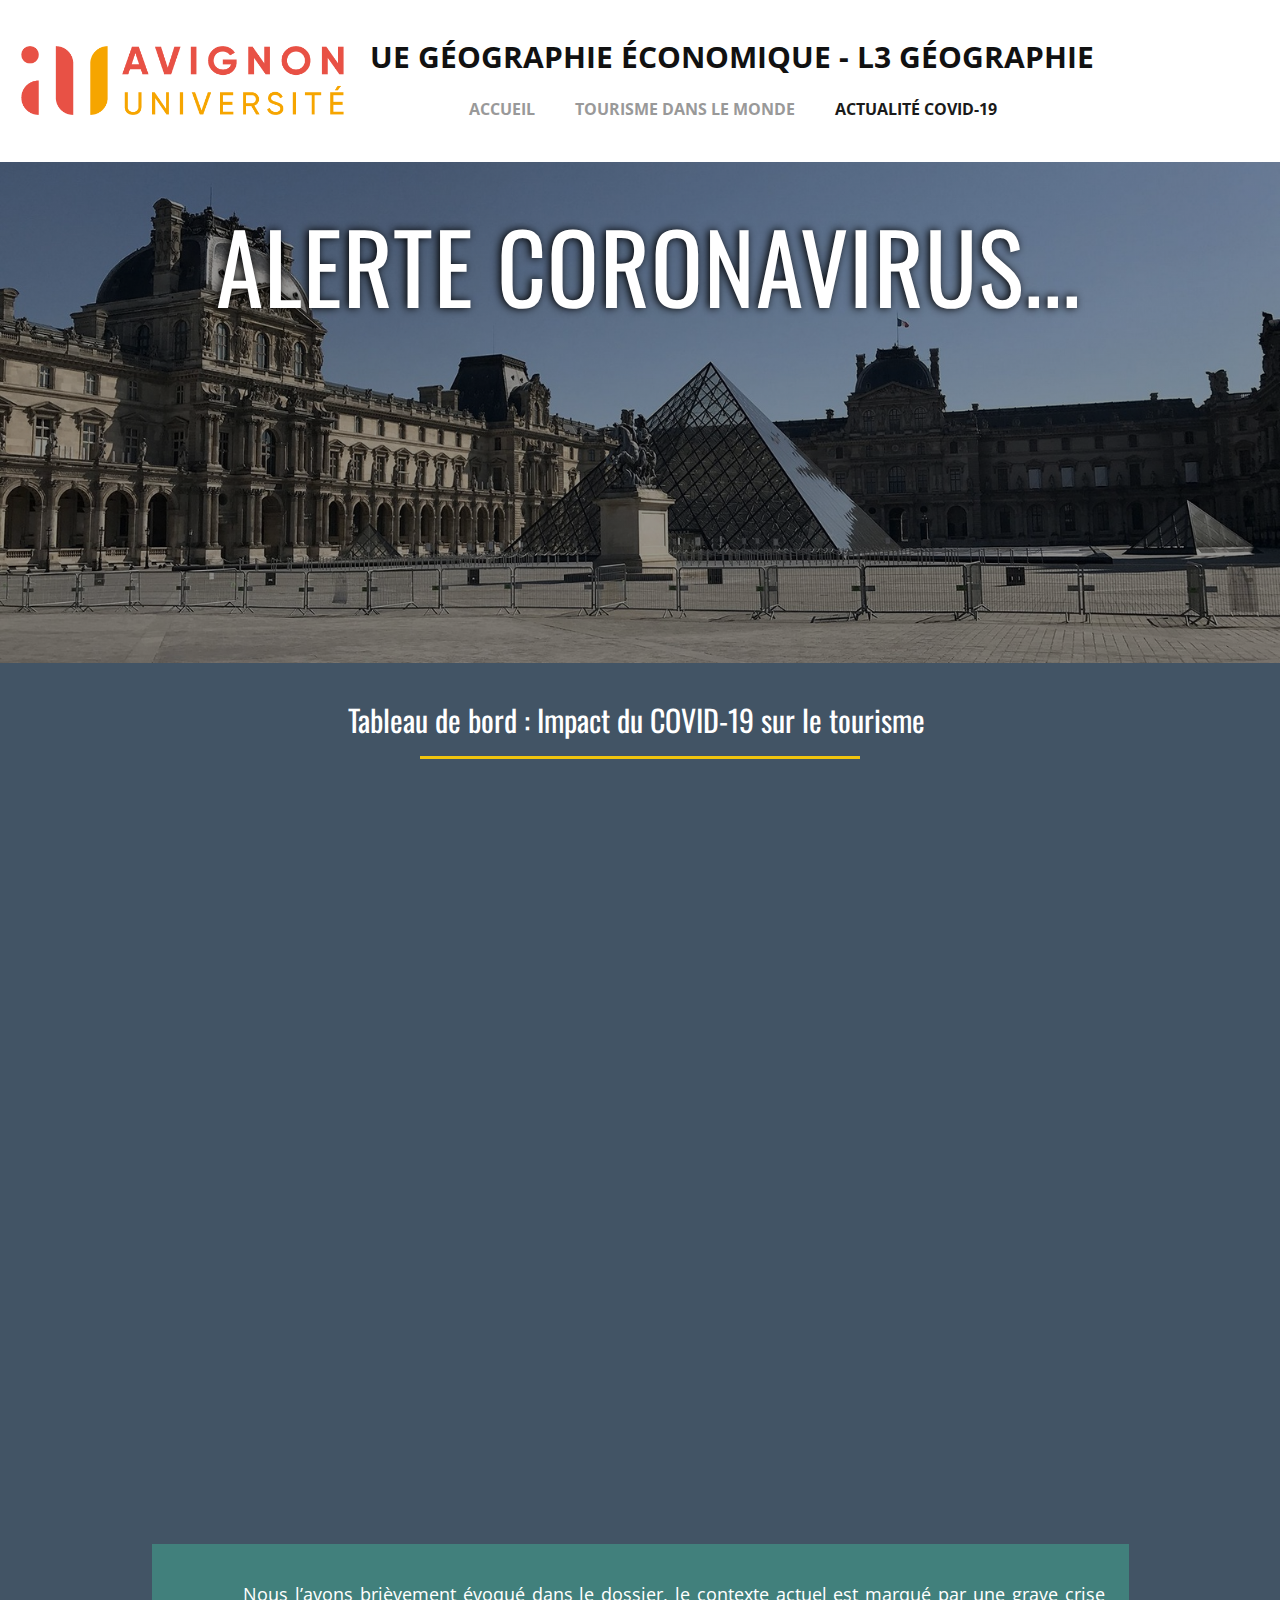
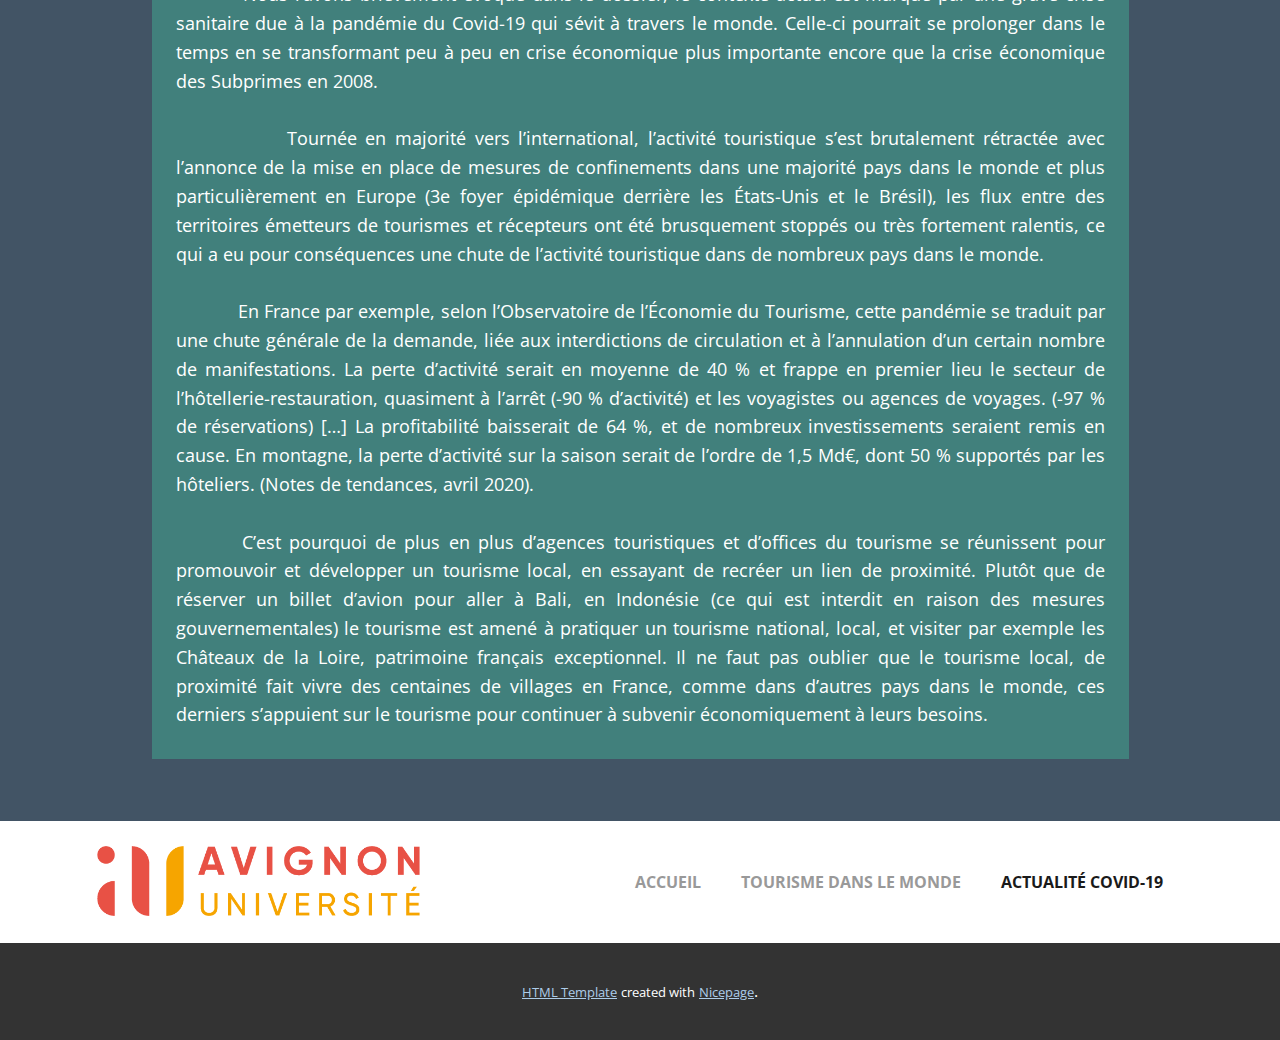
<file: Actualité-COVID-19.html>
<!DOCTYPE html>
<html style="font-size: 16px;">
  <head>
    <meta name="viewport" content="width=device-width, initial-scale=1.0">
    <meta charset="utf-8">
    <meta name="keywords" content="It's That Design Feeling">
    <meta name="description" content="">
    <meta name="page_type" content="np-template-header-footer-from-plugin">
    <title>Actualité COVID-19</title>
    <link rel="stylesheet" href="nicepage.css" media="screen">
<link rel="stylesheet" href="Actualité-COVID-19.css" media="screen">
    <script class="u-script" type="text/javascript" src="jquery.js" defer=""></script>
    <script class="u-script" type="text/javascript" src="nicepage.js" defer=""></script>
    
    
    
    
    <link id="u-theme-google-font" rel="stylesheet" href="https://fonts.googleapis.com/css?family=Oswald:200,300,400,500,600,700|Open+Sans:300,300i,400,400i,600,600i,700,700i,800,800i">
    <script type="application/ld+json">{
		"@context": "http://schema.org",
		"@type": "Organization",
		"name": "",
		"url": "index.html",
		"logo": "images/avignon_universite_RVB1.png"
}</script>
    <meta property="og:title" content="Actualité COVID-19">
    <meta property="og:type" content="website">
    <meta name="theme-color" content="#478ac9">
    <link rel="canonical" href="index.html">
    <meta property="og:url" content="index.html">
  </head>
  <body class="u-body"><header class="u-align-center-sm u-align-center-xs u-clearfix u-header" id="sec-2287"><div class="u-clearfix u-sheet u-sheet-1">
        <a href="#" class="u-image u-logo u-image-1" data-image-width="591" data-image-height="127">
          <img src="images/avignon_universite_RVB1.png" class="u-logo-image u-logo-image-1" data-image-width="322.7945">
        </a>
        <p class="u-align-center u-text u-text-1">UE G­ÉOGRAPHIE ÉCONOMIQUE - L3 GÉOGRAPHIE</p>
        <nav class="u-align-left u-menu u-menu-dropdown u-offcanvas u-menu-1">
          <div class="menu-collapse" style="font-size: 1rem; letter-spacing: 0; font-weight: 700; text-transform: uppercase;">
            <a class="u-button-style u-custom-left-right-menu-spacing u-custom-padding-bottom u-custom-text-active-color u-custom-text-hover-color u-custom-top-bottom-menu-spacing u-nav-link u-text-grey-40" href="#">
              <svg class="u-svg-link" preserveAspectRatio="xMidYMin slice" viewBox="0 0 302 302" style="undefined"><use xmlns:xlink="http://www.w3.org/1999/xlink" xlink:href="#svg-8a8f"></use></svg>
              <svg xmlns="http://www.w3.org/2000/svg" xmlns:xlink="http://www.w3.org/1999/xlink" version="1.1" id="svg-8a8f" x="0px" y="0px" viewBox="0 0 302 302" style="enable-background:new 0 0 302 302;" xml:space="preserve" class="u-svg-content"><g><rect y="36" width="302" height="30"></rect><rect y="236" width="302" height="30"></rect><rect y="136" width="302" height="30"></rect>
</g><g></g><g></g><g></g><g></g><g></g><g></g><g></g><g></g><g></g><g></g><g></g><g></g><g></g><g></g><g></g></svg>
            </a>
          </div>
          <div class="u-custom-menu u-nav-container">
            <ul class="u-nav u-spacing-0 u-unstyled u-nav-1"><li class="u-nav-item"><a class="u-button-style u-nav-link u-text-active-grey-90 u-text-grey-40 u-text-hover-grey-70" href="Accueil.html" style="padding: 10px 20px;">Accueil</a>
</li><li class="u-nav-item"><a class="u-button-style u-nav-link u-text-active-grey-90 u-text-grey-40 u-text-hover-grey-70" href="Tourisme-dans-le-monde.html" style="padding: 10px 20px;">Tourisme dans le monde</a>
</li><li class="u-nav-item"><a class="u-button-style u-nav-link u-text-active-grey-90 u-text-grey-40 u-text-hover-grey-70" href="Actualité-COVID-19.html" style="padding: 10px 20px;">Actualité COVID-19</a>
</li></ul>
          </div>
          <div class="u-custom-menu u-nav-container-collapse">
            <div class="u-align-center u-black u-container-style u-inner-container-layout u-opacity u-opacity-95 u-sidenav">
              <div class="u-menu-close"></div>
              <ul class="u-align-center u-nav u-popupmenu-items u-unstyled u-nav-2"><li class="u-nav-item"><a class="u-button-style u-nav-link" href="Accueil.html" style="padding: 10px 20px;">Accueil</a>
</li><li class="u-nav-item"><a class="u-button-style u-nav-link" href="Tourisme-dans-le-monde.html" style="padding: 10px 20px;">Tourisme dans le monde</a>
</li><li class="u-nav-item"><a class="u-button-style u-nav-link" href="Actualité-COVID-19.html" style="padding: 10px 20px;">Actualité COVID-19</a>
</li></ul>
            </div>
            <div class="u-black u-menu-overlay u-opacity u-opacity-70"></div>
          </div>
        </nav>
      </div></header>
    <section class="u-align-center u-clearfix u-image u-shading u-section-1" src="" id="sec-4251">
      <div class="u-clearfix u-sheet u-sheet-1">
        <h1 class="u-text u-title u-text-1" data-animation-name="fadeIn" data-animation-duration="1000" data-animation-delay="0" data-animation-direction="">ALERTE CORONAVIRUS...</h1>
      </div>
    </section>
    <section class="u-clearfix u-palette-1-dark-2 u-section-2" id="sec-517d">
      <div class="u-clearfix u-sheet u-sheet-1">
        <h1 class="u-text u-text-1">Tableau de bord : Impact du COVID-19 sur le tourisme</h1>
        <div class="u-border-3 u-border-palette-3-base u-line u-line-horizontal u-line-1"></div>
        <div class="u-clearfix u-custom-html u-custom-html-1">
          <iframe width="800" height="600" src="https://app.powerbi.com/view?r=eyJrIjoiMTVkYjVjMmEtOWI1Mi00N2Q0LWI1YzUtMzUyMmE3NGVlMTBjIiwidCI6IjRiMWJkNWRiLTY3ODItNDY2YS1hMWM1LTRlOTc1NjQ4ZjhlNSIsImMiOjl9" frameborder="0" allowfullscreen="true"></iframe>
        </div>
      </div>
    </section>
    <section class="u-align-center u-clearfix u-palette-1-dark-2 u-section-3" id="sec-3e93">
      <div class="u-clearfix u-sheet u-sheet-1">
        <div class="u-container-style u-group u-palette-4-dark-2 u-group-1">
          <div class="u-container-layout u-container-layout-1">
            <p class="u-align-justify u-text u-text-1">&nbsp; &nbsp; &nbsp; &nbsp; &nbsp; Nous l’avons
brièvement évoqué dans le dossier, le contexte actuel est marqué par une grave
crise sanitaire due à la pandémie du Covid-19 qui sévit à travers le monde.
Celle-ci pourrait se prolonger dans le temps en se transformant peu à peu en crise
économique plus importante encore que la crise économique des Subprimes en
2008.&nbsp;<br>
              <br>&nbsp; &nbsp; &nbsp; &nbsp; &nbsp; &nbsp; &nbsp;Tournée en
majorité vers l’international, l’activité touristique s’est brutalement
rétractée avec l’annonce de la mise en place de mesures de confinements dans
une majorité pays dans le monde et plus particulièrement en Europe (3e
foyer épidémique derrière les États-Unis et le Brésil), les flux entre des
territoires émetteurs de tourismes et récepteurs ont été brusquement stoppés ou
très fortement ralentis, ce qui a eu pour conséquences une chute de l’activité
touristique dans de nombreux pays dans le monde.&nbsp;<br>
              <br>&nbsp; &nbsp; &nbsp; &nbsp; &nbsp; &nbsp; En France par
exemple, selon l’Observatoire de l’Économie du Tourisme, cette pandémie se
traduit par une chute générale de la demande, liée aux interdictions de
circulation et à l’annulation d’un certain nombre de manifestations. La perte
d’activité serait en moyenne de 40 % et frappe en premier lieu le secteur de
l’hôtellerie-restauration, quasiment à l’arrêt (-90 % d’activité) et les
voyagistes ou agences de voyages. (-97 % de réservations) […] La profitabilité
baisserait de 64 %, et de nombreux investissements seraient remis en cause. En
montagne, la perte d’activité sur la saison serait de l’ordre de 1,5 Md€, dont
50 % supportés par les hôteliers. (Notes de tendances, avril 2020).&nbsp;<br>
              <br>&nbsp; &nbsp; &nbsp; &nbsp; C’est pourquoi
de plus en plus d’agences touristiques et d’offices du tourisme se réunissent
pour promouvoir et développer un tourisme local, en essayant de recréer un lien
de proximité. Plutôt que de réserver un billet d’avion pour aller à Bali, en
Indonésie (ce qui est interdit en raison des mesures gouvernementales) le
tourisme est amené à pratiquer un tourisme national, local, et visiter par exemple
les Châteaux de la Loire, patrimoine français exceptionnel. Il ne faut pas
oublier que le tourisme local, de proximité fait vivre des centaines de
villages en France, comme dans d’autres pays dans le monde, ces derniers
s’appuient sur le tourisme pour continuer à subvenir économiquement à leurs
besoins.
            </p>
          </div>
        </div>
      </div>
    </section>
    
    
    <footer class="u-clearfix u-footer" id="sec-4073"><div class="u-clearfix u-sheet u-sheet-1">
        <a class="u-image u-logo u-image-1" data-image-width="591" data-image-height="127" title="Avignon université" target="_blank" href="http://univ-avignon.fr/site-institutionnel-de-l-universite-d-avignon-859.kjsp">
          <img src="images/avignon_universite_RVB1.png" class="u-logo-image u-logo-image-1" data-image-width="322.7945">
        </a>
        <nav class="u-menu u-menu-dropdown u-offcanvas u-menu-1">
          <div class="menu-collapse" style="font-size: 1rem; letter-spacing: 0; font-weight: 700; text-transform: uppercase;">
            <a class="u-button-style u-custom-left-right-menu-spacing u-custom-padding-bottom u-custom-top-bottom-menu-spacing u-nav-link u-text-active-grey-90 u-text-grey-40 u-text-hover-grey-70" href="#">
              <svg><use xmlns:xlink="http://www.w3.org/1999/xlink" xlink:href="#menu-hamburger"></use></svg>
              <svg version="1.1" xmlns="http://www.w3.org/2000/svg" xmlns:xlink="http://www.w3.org/1999/xlink"><defs><symbol id="menu-hamburger" viewBox="0 0 16 16" style="width: 16px; height: 16px;"><rect y="1" width="16" height="2"></rect><rect y="7" width="16" height="2"></rect><rect y="13" width="16" height="2"></rect>
</symbol>
</defs></svg>
            </a>
          </div>
          <div class="u-custom-menu u-nav-container">
            <ul class="u-nav u-spacing-0 u-unstyled u-nav-1"><li class="u-nav-item"><a class="u-button-style u-nav-link u-text-active-grey-90 u-text-grey-40 u-text-hover-grey-70" href="Accueil.html" style="padding: 10px 20px;">Accueil</a>
</li><li class="u-nav-item"><a class="u-button-style u-nav-link u-text-active-grey-90 u-text-grey-40 u-text-hover-grey-70" href="Tourisme-dans-le-monde.html" style="padding: 10px 20px;">Tourisme dans le monde</a>
</li><li class="u-nav-item"><a class="u-button-style u-nav-link u-text-active-grey-90 u-text-grey-40 u-text-hover-grey-70" href="Actualité-COVID-19.html" style="padding: 10px 20px;">Actualité COVID-19</a>
</li></ul>
          </div>
          <div class="u-custom-menu u-nav-container-collapse">
            <div class="u-black u-container-style u-inner-container-layout u-opacity u-opacity-95 u-sidenav">
              <div class="u-menu-close"></div>
              <ul class="u-align-center u-nav u-popupmenu-items u-unstyled u-nav-2"><li class="u-nav-item"><a class="u-button-style u-nav-link" href="Accueil.html" style="padding: 10px 20px;">Accueil</a>
</li><li class="u-nav-item"><a class="u-button-style u-nav-link" href="Tourisme-dans-le-monde.html" style="padding: 10px 20px;">Tourisme dans le monde</a>
</li><li class="u-nav-item"><a class="u-button-style u-nav-link" href="Actualité-COVID-19.html" style="padding: 10px 20px;">Actualité COVID-19</a>
</li></ul>
            </div>
            <div class="u-black u-menu-overlay u-opacity u-opacity-70"></div>
          </div>
        </nav>
      </div></footer>
    <section class="u-backlink u-clearfix u-grey-80">
      <a class="u-link" href="https://nicepage.com/html-templates" target="_blank">
        <span>HTML Template</span>
      </a>
      <p class="u-text">
        <span>created with</span>
      </p>
      <a class="u-link" href="https://nicepage.com/html-templates" target="_blank">
        <span>Nicepage</span>
      </a>. 
    </section>
  </body>
</html>
</file>
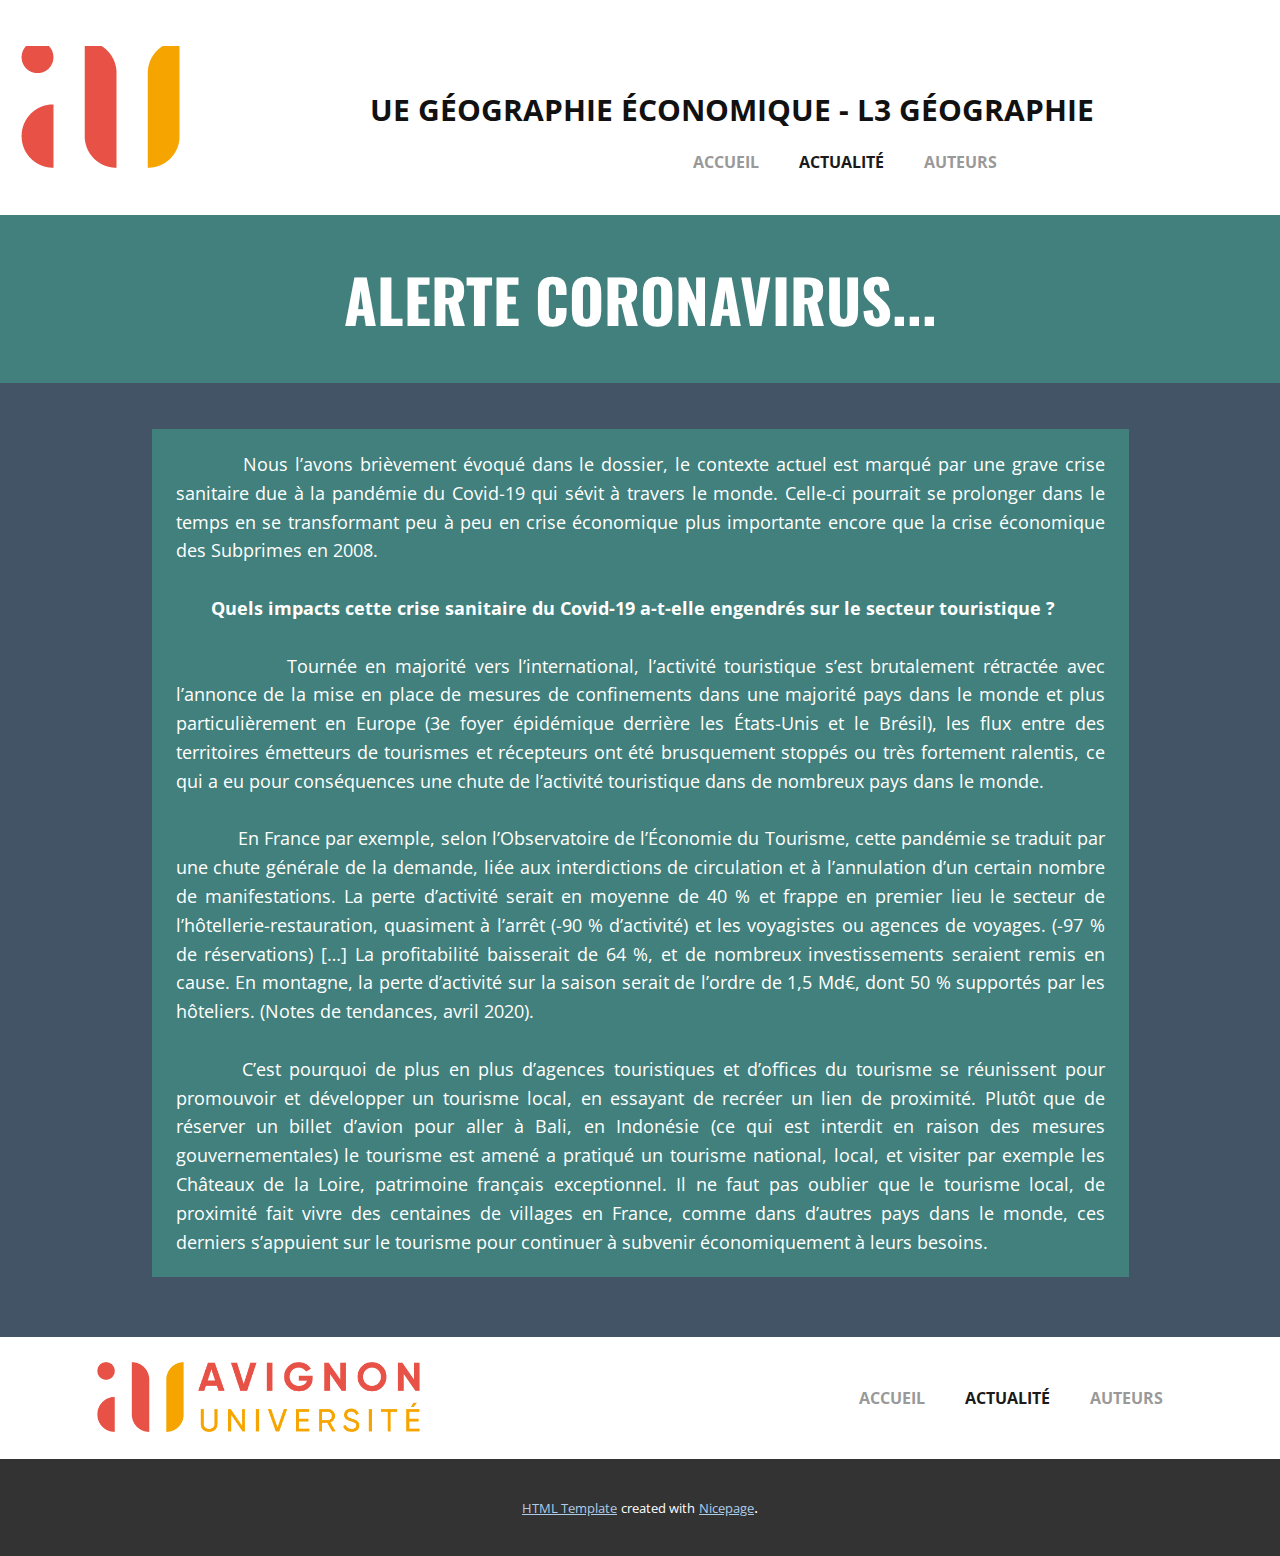
<file: Actualité.html>
<!DOCTYPE html>
<html style="font-size: 16px;">
  <head>
    <meta name="viewport" content="width=device-width, initial-scale=1.0">
    <meta charset="utf-8">
    <meta name="keywords" content="It's That Design Feeling">
    <meta name="description" content="">
    <meta name="page_type" content="np-template-header-footer-from-plugin">
    <title>Actualité</title>
    <link rel="stylesheet" href="nicepage.css" media="screen">
<link rel="stylesheet" href="Actualité.css" media="screen">
    <script class="u-script" type="text/javascript" src="jquery.js" defer=""></script>
    <script class="u-script" type="text/javascript" src="nicepage.js" defer=""></script>
    
    
    
    <link id="u-theme-google-font" rel="stylesheet" href="https://fonts.googleapis.com/css?family=Oswald:200,300,400,500,600,700|Open+Sans:300,300i,400,400i,600,600i,700,700i,800,800i">
    <script type="application/ld+json">{
		"@context": "http://schema.org",
		"@type": "Organization",
		"name": "",
		"url": "index.html",
		"logo": "images/avignon_universite_RVB1.png"
}</script>
    <meta property="og:title" content="Actualité">
    <meta property="og:type" content="website">
    <meta name="theme-color" content="#478ac9">
    <link rel="canonical" href="index.html">
    <meta property="og:url" content="index.html">
  </head>
  <body class="u-body"><header class="u-align-center-sm u-align-center-xs u-clearfix u-header" id="sec-2287"><div class="u-clearfix u-sheet u-sheet-1">
        <img src="images/avignon_universite_RVB2.png" alt="" class="u-image u-image-default u-image-1" data-image-width="165" data-image-height="122">
        <p class="u-align-center u-text u-text-1">UE G­ÉOGRAPHIE ÉCONOMIQUE - L3 GÉOGRAPHIE</p>
        <nav class="u-align-left u-menu u-menu-dropdown u-offcanvas u-menu-1">
          <div class="menu-collapse" style="font-size: 1rem; letter-spacing: 0; font-weight: 700; text-transform: uppercase;">
            <a class="u-button-style u-custom-left-right-menu-spacing u-custom-padding-bottom u-custom-text-active-color u-custom-text-hover-color u-custom-top-bottom-menu-spacing u-nav-link u-text-grey-40" href="#">
              <svg class="u-svg-link" preserveAspectRatio="xMidYMin slice" viewBox="0 0 302 302" style="undefined"><use xmlns:xlink="http://www.w3.org/1999/xlink" xlink:href="#svg-8a8f"></use></svg>
              <svg xmlns="http://www.w3.org/2000/svg" xmlns:xlink="http://www.w3.org/1999/xlink" version="1.1" id="svg-8a8f" x="0px" y="0px" viewBox="0 0 302 302" style="enable-background:new 0 0 302 302;" xml:space="preserve" class="u-svg-content"><g><rect y="36" width="302" height="30"></rect><rect y="236" width="302" height="30"></rect><rect y="136" width="302" height="30"></rect>
</g><g></g><g></g><g></g><g></g><g></g><g></g><g></g><g></g><g></g><g></g><g></g><g></g><g></g><g></g><g></g></svg>
            </a>
          </div>
          <div class="u-custom-menu u-nav-container">
            <ul class="u-nav u-spacing-0 u-unstyled u-nav-1"><li class="u-nav-item"><a class="u-button-style u-nav-link u-text-active-grey-90 u-text-grey-40 u-text-hover-grey-70" href="Accueil.html" style="padding: 10px 20px;">Accueil</a>
</li><li class="u-nav-item"><a class="u-button-style u-nav-link u-text-active-grey-90 u-text-grey-40 u-text-hover-grey-70" href="Actualité.html" style="padding: 10px 20px;">Actualité</a>
</li><li class="u-nav-item"><a class="u-button-style u-nav-link u-text-active-grey-90 u-text-grey-40 u-text-hover-grey-70" href="Auteurs.html" style="padding: 10px 20px;">Auteurs</a>
</li></ul>
          </div>
          <div class="u-custom-menu u-nav-container-collapse">
            <div class="u-align-center u-black u-container-style u-inner-container-layout u-opacity u-opacity-95 u-sidenav">
              <div class="u-menu-close"></div>
              <ul class="u-align-center u-nav u-popupmenu-items u-unstyled u-nav-2"><li class="u-nav-item"><a class="u-button-style u-nav-link" href="Accueil.html" style="padding: 10px 20px;">Accueil</a>
</li><li class="u-nav-item"><a class="u-button-style u-nav-link" href="Actualité.html" style="padding: 10px 20px;">Actualité</a>
</li><li class="u-nav-item"><a class="u-button-style u-nav-link" href="Auteurs.html" style="padding: 10px 20px;">Auteurs</a>
</li></ul>
            </div>
            <div class="u-black u-menu-overlay u-opacity u-opacity-70"></div>
          </div>
        </nav>
      </div></header>
    <section class="u-align-center u-clearfix u-palette-4-dark-2 u-section-1" id="sec-50bc">
      <div class="u-clearfix u-sheet u-valign-middle u-sheet-1">
        <h1 class="u-text u-text-1">ALERTE CORONAVIRUS...</h1>
      </div>
    </section>
    <section class="u-align-center u-clearfix u-palette-1-dark-2 u-section-2" id="sec-3e93">
      <div class="u-clearfix u-sheet u-sheet-1">
        <div class="u-container-style u-group u-palette-4-dark-2 u-group-1">
          <div class="u-container-layout u-container-layout-1">
            <p class="u-align-justify u-text u-text-1">&nbsp; &nbsp; &nbsp; &nbsp; &nbsp; Nous l’avons
brièvement évoqué dans le dossier, le contexte actuel est marqué par une grave
crise sanitaire due à la pandémie du Covid-19 qui sévit à travers le monde.
Celle-ci pourrait se prolonger dans le temps en se transformant peu à peu en crise
économique plus importante encore que la crise économique des Subprimes en
2008.&nbsp;<br>
              <br><b>&nbsp; &nbsp; &nbsp; &nbsp;Quels impacts
cette crise sanitaire du Covid-19 a-t-elle engendrés sur le secteur
touristique&nbsp;?</b>&nbsp;<br>
              <br>&nbsp; &nbsp; &nbsp; &nbsp; &nbsp; &nbsp; &nbsp;Tournée en
majorité vers l’international, l’activité touristique s’est brutalement
rétractée avec l’annonce de la mise en place de mesures de confinements dans
une majorité pays dans le monde et plus particulièrement en Europe (3e
foyer épidémique derrière les États-Unis et le Brésil), les flux entre des
territoires émetteurs de tourismes et récepteurs ont été brusquement stoppés ou
très fortement ralentis, ce qui a eu pour conséquences une chute de l’activité
touristique dans de nombreux pays dans le monde.&nbsp;<br>
              <br>&nbsp; &nbsp; &nbsp; &nbsp; &nbsp; &nbsp; En France par
exemple, selon l’Observatoire de l’Économie du Tourisme, cette pandémie se
traduit par une chute générale de la demande, liée aux interdictions de
circulation et à l’annulation d’un certain nombre de manifestations. La perte
d’activité serait en moyenne de 40 % et frappe en premier lieu le secteur de
l’hôtellerie-restauration, quasiment à l’arrêt (-90 % d’activité) et les
voyagistes ou agences de voyages. (-97 % de réservations) […] La profitabilité
baisserait de 64 %, et de nombreux investissements seraient remis en cause. En
montagne, la perte d’activité sur la saison serait de l’ordre de 1,5 Md€, dont
50 % supportés par les hôteliers. (Notes de tendances, avril 2020).&nbsp;<br>
              <br>&nbsp; &nbsp; &nbsp; &nbsp; C’est pourquoi
de plus en plus d’agences touristiques et d’offices du tourisme se réunissent
pour promouvoir et développer un tourisme local, en essayant de recréer un lien
de proximité. Plutôt que de réserver un billet d’avion pour aller à Bali, en
Indonésie (ce qui est interdit en raison des mesures gouvernementales) le
tourisme est amené a pratiqué un tourisme national, local, et visiter par exemple
les Châteaux de la Loire, patrimoine français exceptionnel. Il ne faut pas
oublier que le tourisme local, de proximité fait vivre des centaines de
villages en France, comme dans d’autres pays dans le monde, ces derniers
s’appuient sur le tourisme pour continuer à subvenir économiquement à leurs
besoins.
            </p>
          </div>
        </div>
      </div>
    </section>
    
    
    <footer class="u-clearfix u-footer" id="sec-4073"><div class="u-clearfix u-sheet u-sheet-1">
        <a href="#" class="u-image u-logo u-image-1" data-image-width="591" data-image-height="127">
          <img src="images/avignon_universite_RVB1.png" class="u-logo-image u-logo-image-1" data-image-width="322.7945">
        </a>
        <nav class="u-menu u-menu-dropdown u-offcanvas u-menu-1">
          <div class="menu-collapse" style="font-size: 1rem; letter-spacing: 0; font-weight: 700; text-transform: uppercase;">
            <a class="u-button-style u-custom-left-right-menu-spacing u-custom-padding-bottom u-custom-top-bottom-menu-spacing u-nav-link u-text-active-grey-90 u-text-grey-40 u-text-hover-grey-70" href="#">
              <svg><use xmlns:xlink="http://www.w3.org/1999/xlink" xlink:href="#menu-hamburger"></use></svg>
              <svg version="1.1" xmlns="http://www.w3.org/2000/svg" xmlns:xlink="http://www.w3.org/1999/xlink"><defs><symbol id="menu-hamburger" viewBox="0 0 16 16" style="width: 16px; height: 16px;"><rect y="1" width="16" height="2"></rect><rect y="7" width="16" height="2"></rect><rect y="13" width="16" height="2"></rect>
</symbol>
</defs></svg>
            </a>
          </div>
          <div class="u-custom-menu u-nav-container">
            <ul class="u-nav u-spacing-0 u-unstyled u-nav-1"><li class="u-nav-item"><a class="u-button-style u-nav-link u-text-active-grey-90 u-text-grey-40 u-text-hover-grey-70" href="Accueil.html" style="padding: 10px 20px;">Accueil</a>
</li><li class="u-nav-item"><a class="u-button-style u-nav-link u-text-active-grey-90 u-text-grey-40 u-text-hover-grey-70" href="Actualité.html" style="padding: 10px 20px;">Actualité</a>
</li><li class="u-nav-item"><a class="u-button-style u-nav-link u-text-active-grey-90 u-text-grey-40 u-text-hover-grey-70" href="Auteurs.html" style="padding: 10px 20px;">Auteurs</a>
</li></ul>
          </div>
          <div class="u-custom-menu u-nav-container-collapse">
            <div class="u-black u-container-style u-inner-container-layout u-opacity u-opacity-95 u-sidenav">
              <div class="u-menu-close"></div>
              <ul class="u-align-center u-nav u-popupmenu-items u-unstyled u-nav-2"><li class="u-nav-item"><a class="u-button-style u-nav-link" href="Accueil.html" style="padding: 10px 20px;">Accueil</a>
</li><li class="u-nav-item"><a class="u-button-style u-nav-link" href="Actualité.html" style="padding: 10px 20px;">Actualité</a>
</li><li class="u-nav-item"><a class="u-button-style u-nav-link" href="Auteurs.html" style="padding: 10px 20px;">Auteurs</a>
</li></ul>
            </div>
            <div class="u-black u-menu-overlay u-opacity u-opacity-70"></div>
          </div>
        </nav>
      </div></footer>
    <section class="u-backlink u-clearfix u-grey-80">
      <a class="u-link" href="https://nicepage.com/html-templates" target="_blank">
        <span>HTML Template</span>
      </a>
      <p class="u-text">
        <span>created with</span>
      </p>
      <a class="u-link" href="https://nicepage.com/html-templates" target="_blank">
        <span>Nicepage</span>
      </a>. 
    </section>
  </body>
</html>
</file>
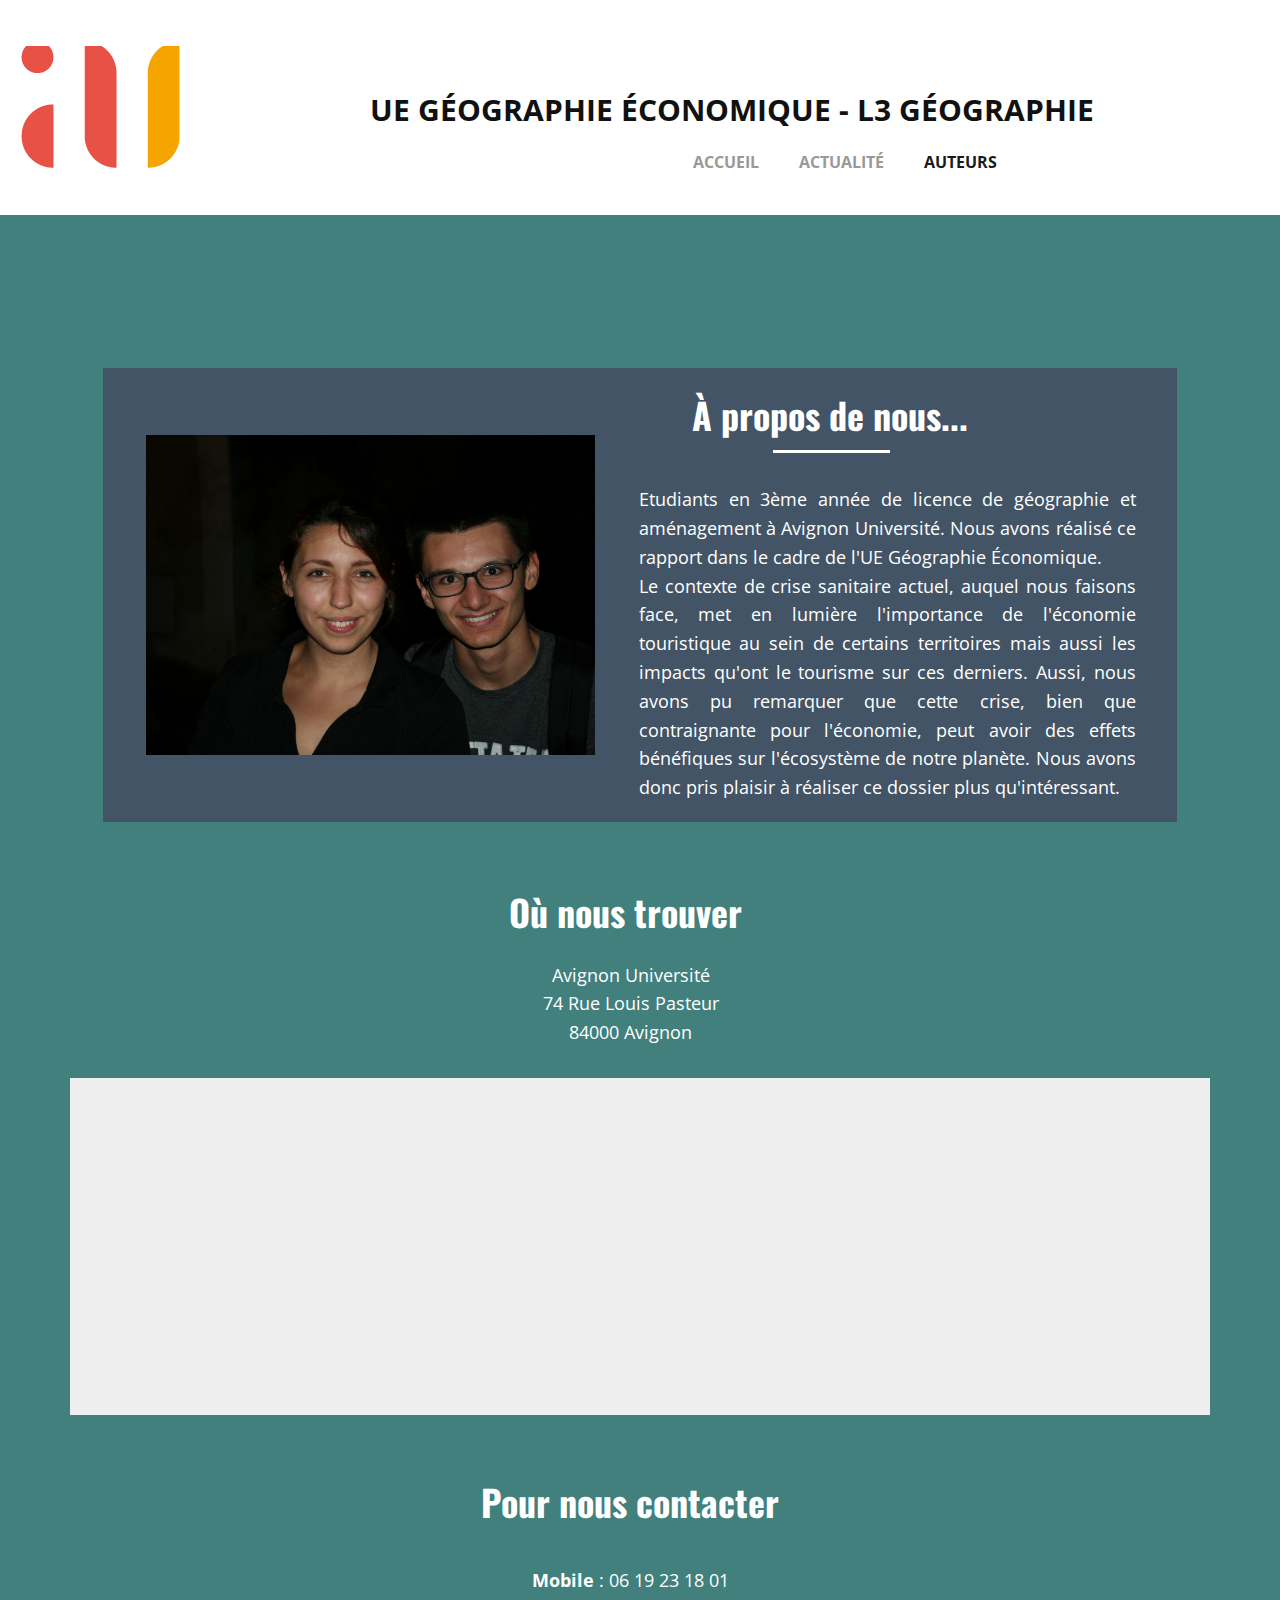
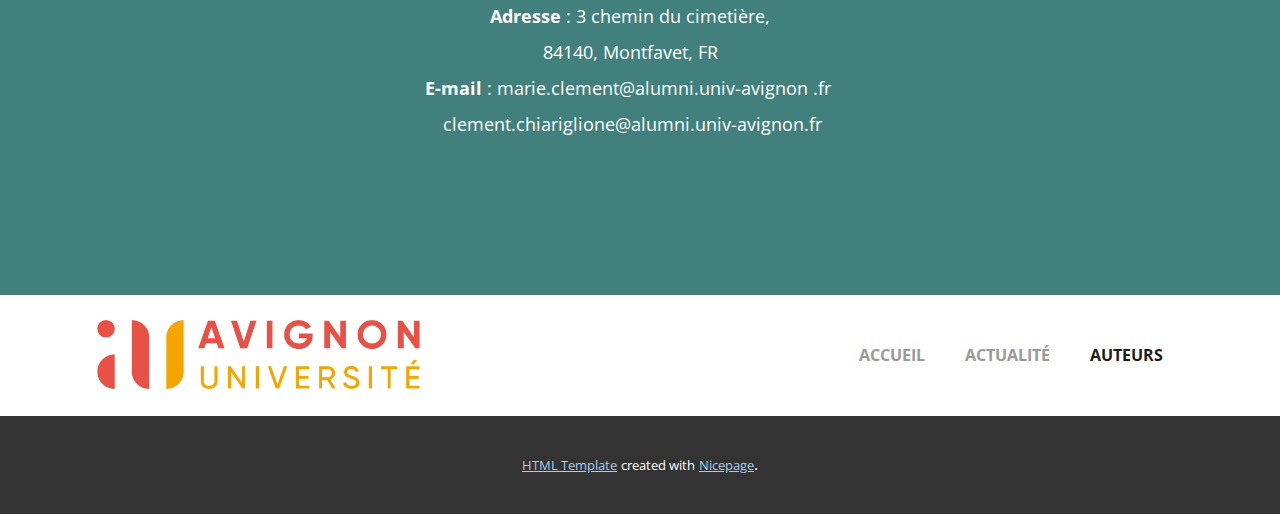
<file: Auteurs.html>
<!DOCTYPE html>
<html style="font-size: 16px;">
  <head>
    <meta name="viewport" content="width=device-width, initial-scale=1.0">
    <meta charset="utf-8">
    <meta name="keywords" content="À propos de moi, Où me trouver ?, Pour me contacter">
    <meta name="description" content="">
    <meta name="page_type" content="np-template-header-footer-from-plugin">
    <title>Auteurs</title>
    <link rel="stylesheet" href="nicepage.css" media="screen">
<link rel="stylesheet" href="Auteurs.css" media="screen">
    <script class="u-script" type="text/javascript" src="jquery.js" defer=""></script>
    <script class="u-script" type="text/javascript" src="nicepage.js" defer=""></script>
    
    
    
    <link id="u-theme-google-font" rel="stylesheet" href="https://fonts.googleapis.com/css?family=Oswald:200,300,400,500,600,700|Open+Sans:300,300i,400,400i,600,600i,700,700i,800,800i">
    <script type="application/ld+json">{
		"@context": "http://schema.org",
		"@type": "Organization",
		"name": "",
		"url": "index.html",
		"logo": "images/avignon_universite_RVB1.png"
}</script>
    <meta property="og:title" content="Auteurs">
    <meta property="og:type" content="website">
    <meta name="theme-color" content="#478ac9">
    <link rel="canonical" href="index.html">
    <meta property="og:url" content="index.html">
  </head>
  <body class="u-body"><header class="u-align-center-sm u-align-center-xs u-clearfix u-header" id="sec-2287"><div class="u-clearfix u-sheet u-sheet-1">
        <img src="images/avignon_universite_RVB2.png" alt="" class="u-image u-image-default u-image-1" data-image-width="165" data-image-height="122">
        <p class="u-align-center u-text u-text-1">UE G­ÉOGRAPHIE ÉCONOMIQUE - L3 GÉOGRAPHIE</p>
        <nav class="u-align-left u-menu u-menu-dropdown u-offcanvas u-menu-1">
          <div class="menu-collapse" style="font-size: 1rem; letter-spacing: 0; font-weight: 700; text-transform: uppercase;">
            <a class="u-button-style u-custom-left-right-menu-spacing u-custom-padding-bottom u-custom-text-active-color u-custom-text-hover-color u-custom-top-bottom-menu-spacing u-nav-link u-text-grey-40" href="#">
              <svg class="u-svg-link" preserveAspectRatio="xMidYMin slice" viewBox="0 0 302 302" style="undefined"><use xmlns:xlink="http://www.w3.org/1999/xlink" xlink:href="#svg-8a8f"></use></svg>
              <svg xmlns="http://www.w3.org/2000/svg" xmlns:xlink="http://www.w3.org/1999/xlink" version="1.1" id="svg-8a8f" x="0px" y="0px" viewBox="0 0 302 302" style="enable-background:new 0 0 302 302;" xml:space="preserve" class="u-svg-content"><g><rect y="36" width="302" height="30"></rect><rect y="236" width="302" height="30"></rect><rect y="136" width="302" height="30"></rect>
</g><g></g><g></g><g></g><g></g><g></g><g></g><g></g><g></g><g></g><g></g><g></g><g></g><g></g><g></g><g></g></svg>
            </a>
          </div>
          <div class="u-custom-menu u-nav-container">
            <ul class="u-nav u-spacing-0 u-unstyled u-nav-1"><li class="u-nav-item"><a class="u-button-style u-nav-link u-text-active-grey-90 u-text-grey-40 u-text-hover-grey-70" href="Accueil.html" style="padding: 10px 20px;">Accueil</a>
</li><li class="u-nav-item"><a class="u-button-style u-nav-link u-text-active-grey-90 u-text-grey-40 u-text-hover-grey-70" href="Actualité.html" style="padding: 10px 20px;">Actualité</a>
</li><li class="u-nav-item"><a class="u-button-style u-nav-link u-text-active-grey-90 u-text-grey-40 u-text-hover-grey-70" href="Auteurs.html" style="padding: 10px 20px;">Auteurs</a>
</li></ul>
          </div>
          <div class="u-custom-menu u-nav-container-collapse">
            <div class="u-align-center u-black u-container-style u-inner-container-layout u-opacity u-opacity-95 u-sidenav">
              <div class="u-menu-close"></div>
              <ul class="u-align-center u-nav u-popupmenu-items u-unstyled u-nav-2"><li class="u-nav-item"><a class="u-button-style u-nav-link" href="Accueil.html" style="padding: 10px 20px;">Accueil</a>
</li><li class="u-nav-item"><a class="u-button-style u-nav-link" href="Actualité.html" style="padding: 10px 20px;">Actualité</a>
</li><li class="u-nav-item"><a class="u-button-style u-nav-link" href="Auteurs.html" style="padding: 10px 20px;">Auteurs</a>
</li></ul>
            </div>
            <div class="u-black u-menu-overlay u-opacity u-opacity-70"></div>
          </div>
        </nav>
      </div></header>
    <section class="u-clearfix u-palette-4-dark-2 u-section-1" id="carousel_3a0d">
      <div class="u-clearfix u-sheet u-valign-top-md u-valign-top-sm u-valign-top-xs u-sheet-1">
        <div class="u-clearfix u-expanded-width-md u-expanded-width-sm u-expanded-width-xs u-gutter-0 u-layout-wrap u-layout-wrap-1">
          <div class="u-layout">
            <div class="u-layout-row">
              <div class="u-align-left u-container-style u-layout-cell u-left-cell u-size-26 u-layout-cell-1" src="">
                <div class="u-container-layout u-container-layout-1">
                  <div class="u-container-style u-group u-palette-1-dark-2 u-group-1">
                    <div class="u-container-layout u-valign-middle u-container-layout-2">
                      <img src="images/received_229009081233946.jpeg" alt="" class="u-image u-image-default u-image-1" data-image-width="2304" data-image-height="1536">
                    </div>
                  </div>
                </div>
              </div>
              <div class="u-container-style u-layout-cell u-right-cell u-size-34 u-layout-cell-2">
                <div class="u-container-layout u-container-layout-3">
                  <h2 class="u-align-left u-heading-font u-subtitle u-text u-text-body-alt-color u-text-default u-text-1">À propos de nous...</h2>
                  <div class="u-border-3 u-border-white u-line u-line-horizontal u-line-1"></div>
                  <p class="u-align-left u-text u-text-white u-text-2">&nbsp;</p>
                  <p class="u-align-justify u-text u-text-white u-text-3">Etudiants en 3ème année de licence de géographie et aménagement à Avignon Université. Nous avons réalisé ce rapport dans le cadre de l'UE Géographie Économique.<br>Le contexte de crise sanitaire actuel, auquel nous faisons face, met en lumière l'importance de l'économie touristique au sein de certains territoires mais aussi les impacts qu'ont le tourisme sur ces derniers. Aussi, nous avons pu remarquer que cette crise, bien que contraignante pour l'économie, peut avoir des effets bénéfiques sur l'écosystème de notre planète. Nous avons donc pris plaisir à réaliser ce dossier plus qu'intéressant.
                  </p>
                </div>
              </div>
            </div>
          </div>
        </div>
      </div>
    </section>
    <section class="u-align-center u-clearfix u-palette-4-dark-2 u-section-2" id="sec-a658">
      <div class="u-clearfix u-sheet u-valign-top u-sheet-1">
        <h2 class="u-text u-text-1">Où nous trouver&nbsp;</h2>
        <p class="u-align-center u-text u-text-2">Avignon&nbsp;Université<br>74 Rue Louis Pasteur<br>84000 Avignon
        </p>
        <div class="u-clearfix u-expanded-width u-gutter-10 u-layout-wrap u-layout-wrap-1">
          <div class="u-layout">
            <div class="u-layout-col">
              <div class="u-size-30">
                <div class="u-layout-col">
                  <div class="u-container-style u-layout-cell u-left-cell u-right-cell u-size-60 u-layout-cell-1">
                    <div class="u-container-layout u-container-layout-1">
                      <div class="u-expanded u-grey-light-2 u-map">
                        <div class="embed-responsive">
                          <iframe class="embed-responsive-item" src="//maps.google.com/maps?output=embed&amp;q=Universit%C3%A9%20d'Avignon%20et%20des%20Pays%20de%20Vaucluse%0A74%20Rue%20Louis%20Pasteur%0A84000%20Avignon&amp;z=10&amp;t=m" data-map="[base64]"></iframe>
                        </div>
                      </div>
                    </div>
                  </div>
                </div>
              </div>
              <div class="u-size-30">
                <div class="u-layout-row">
                  <div class="u-container-style u-layout-cell u-left-cell u-size-59 u-layout-cell-2">
                    <div class="u-container-layout u-valign-bottom u-container-layout-2">
                      <h2 class="u-align-center u-text u-text-3">Pour nous contacter</h2><!--position-->
                      <div data-position="" class="u-position u-position-1"><!--block-->
                        <div class="u-block">
                          <div class="u-block-container u-clearfix"><!--block_header-->
                            <h5 class="u-block-header u-text u-text-4"><!--block_header_content-->
                              <br><!--/block_header_content-->
                            </h5><!--/block_header--><!--block_content-->
                            <div class="u-align-center u-block-content u-custom-font u-text u-text-font u-text-5"><!--block_content_content--><b>Mobile </b>: 06 19 23 18 01<br><b>Adresse</b> : 3 chemin du cimetière,<br>84140, Montfavet, FR<br><b>E-mail </b>: marie.clement@alumni.univ-avignon .fr&nbsp; &nbsp;clement.chiariglione@alumni.univ-avignon.fr<br>
                              <br><!--/block_content_content-->
                            </div><!--/block_content-->
                          </div>
                        </div><!--/block-->
                      </div><!--/position-->
                    </div>
                  </div>
                  <div class="u-align-left u-container-style u-layout-cell u-right-cell u-size-1 u-layout-cell-3">
                    <div class="u-container-layout u-container-layout-3"></div>
                  </div>
                </div>
              </div>
            </div>
          </div>
        </div>
      </div>
    </section>
    
    
    <footer class="u-clearfix u-footer" id="sec-4073"><div class="u-clearfix u-sheet u-sheet-1">
        <a href="#" class="u-image u-logo u-image-1" data-image-width="591" data-image-height="127">
          <img src="images/avignon_universite_RVB1.png" class="u-logo-image u-logo-image-1" data-image-width="322.7945">
        </a>
        <nav class="u-menu u-menu-dropdown u-offcanvas u-menu-1">
          <div class="menu-collapse" style="font-size: 1rem; letter-spacing: 0; font-weight: 700; text-transform: uppercase;">
            <a class="u-button-style u-custom-left-right-menu-spacing u-custom-padding-bottom u-custom-top-bottom-menu-spacing u-nav-link u-text-active-grey-90 u-text-grey-40 u-text-hover-grey-70" href="#">
              <svg><use xmlns:xlink="http://www.w3.org/1999/xlink" xlink:href="#menu-hamburger"></use></svg>
              <svg version="1.1" xmlns="http://www.w3.org/2000/svg" xmlns:xlink="http://www.w3.org/1999/xlink"><defs><symbol id="menu-hamburger" viewBox="0 0 16 16" style="width: 16px; height: 16px;"><rect y="1" width="16" height="2"></rect><rect y="7" width="16" height="2"></rect><rect y="13" width="16" height="2"></rect>
</symbol>
</defs></svg>
            </a>
          </div>
          <div class="u-custom-menu u-nav-container">
            <ul class="u-nav u-spacing-0 u-unstyled u-nav-1"><li class="u-nav-item"><a class="u-button-style u-nav-link u-text-active-grey-90 u-text-grey-40 u-text-hover-grey-70" href="Accueil.html" style="padding: 10px 20px;">Accueil</a>
</li><li class="u-nav-item"><a class="u-button-style u-nav-link u-text-active-grey-90 u-text-grey-40 u-text-hover-grey-70" href="Actualité.html" style="padding: 10px 20px;">Actualité</a>
</li><li class="u-nav-item"><a class="u-button-style u-nav-link u-text-active-grey-90 u-text-grey-40 u-text-hover-grey-70" href="Auteurs.html" style="padding: 10px 20px;">Auteurs</a>
</li></ul>
          </div>
          <div class="u-custom-menu u-nav-container-collapse">
            <div class="u-black u-container-style u-inner-container-layout u-opacity u-opacity-95 u-sidenav">
              <div class="u-menu-close"></div>
              <ul class="u-align-center u-nav u-popupmenu-items u-unstyled u-nav-2"><li class="u-nav-item"><a class="u-button-style u-nav-link" href="Accueil.html" style="padding: 10px 20px;">Accueil</a>
</li><li class="u-nav-item"><a class="u-button-style u-nav-link" href="Actualité.html" style="padding: 10px 20px;">Actualité</a>
</li><li class="u-nav-item"><a class="u-button-style u-nav-link" href="Auteurs.html" style="padding: 10px 20px;">Auteurs</a>
</li></ul>
            </div>
            <div class="u-black u-menu-overlay u-opacity u-opacity-70"></div>
          </div>
        </nav>
      </div></footer>
    <section class="u-backlink u-clearfix u-grey-80">
      <a class="u-link" href="https://nicepage.com/html-templates" target="_blank">
        <span>HTML Template</span>
      </a>
      <p class="u-text">
        <span>created with</span>
      </p>
      <a class="u-link" href="https://nicepage.com/html-templates" target="_blank">
        <span>Nicepage</span>
      </a>. 
    </section>
  </body>
</html>
</file>
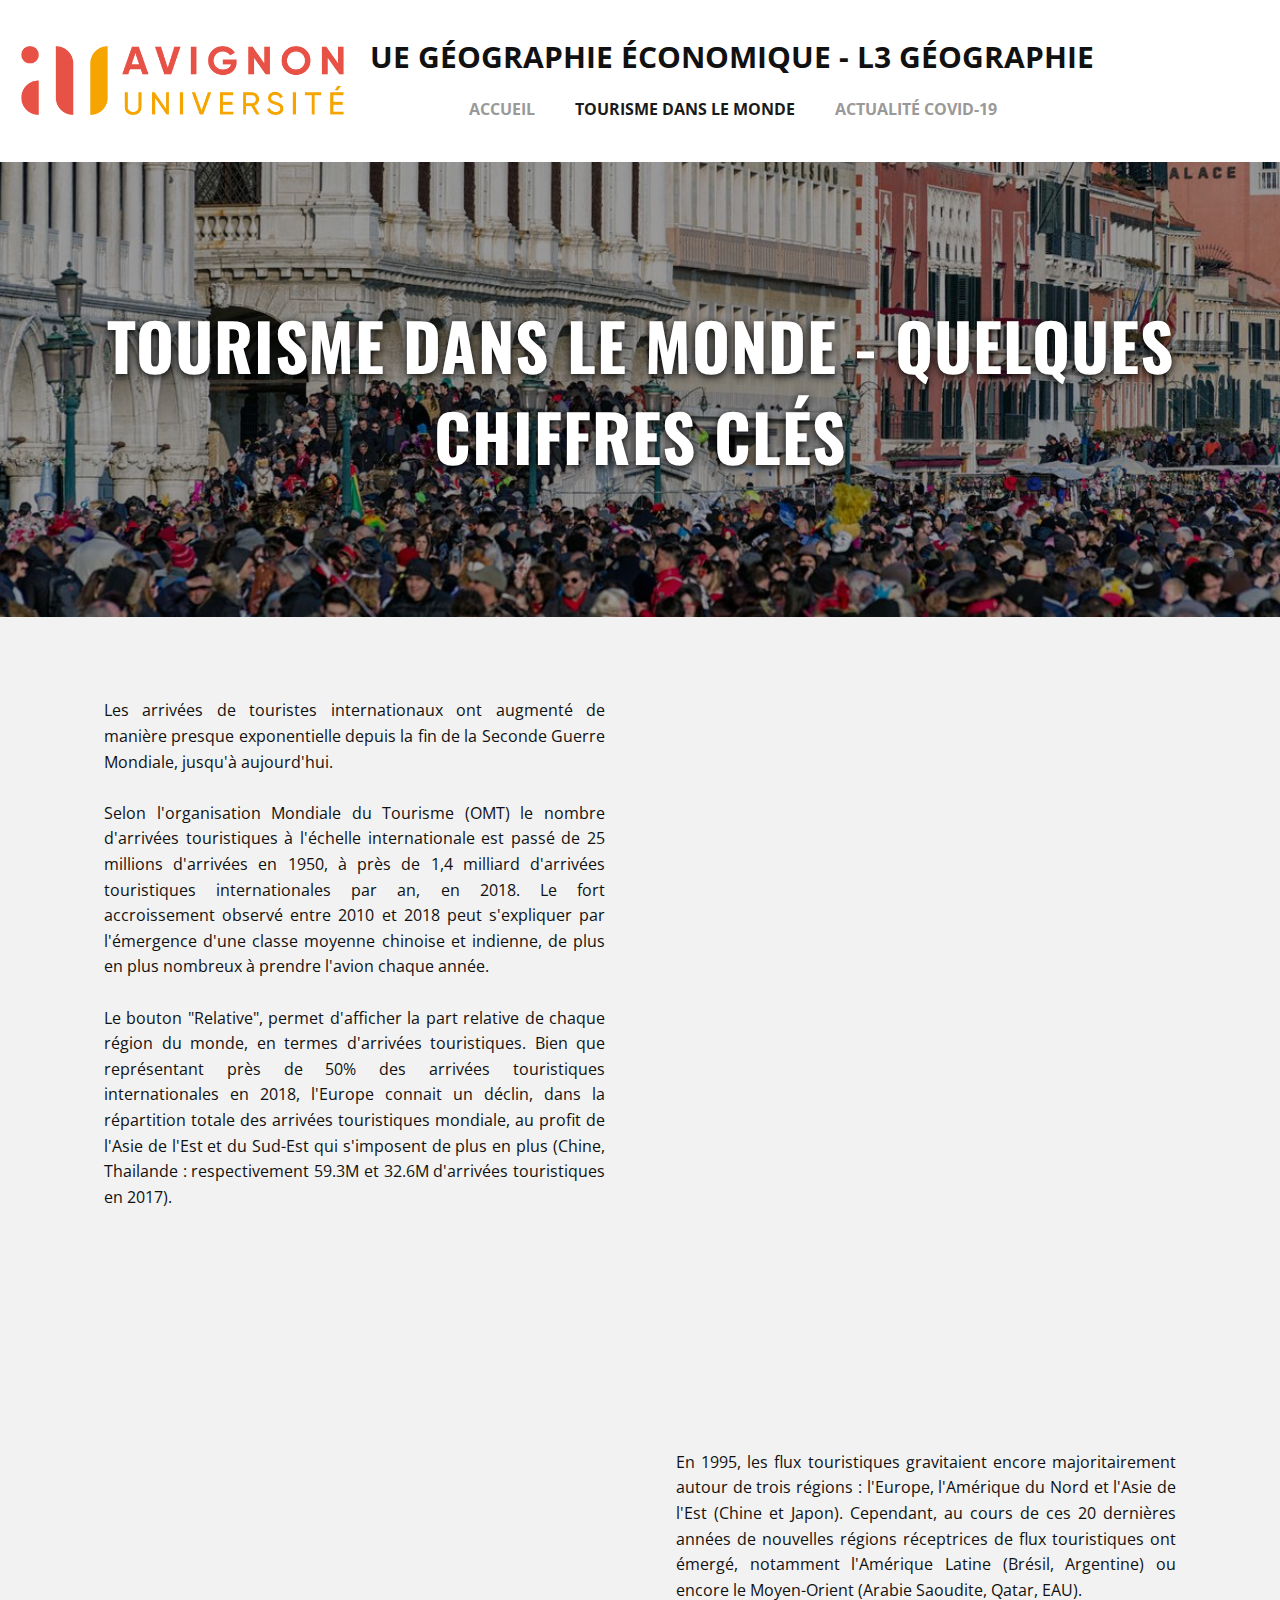
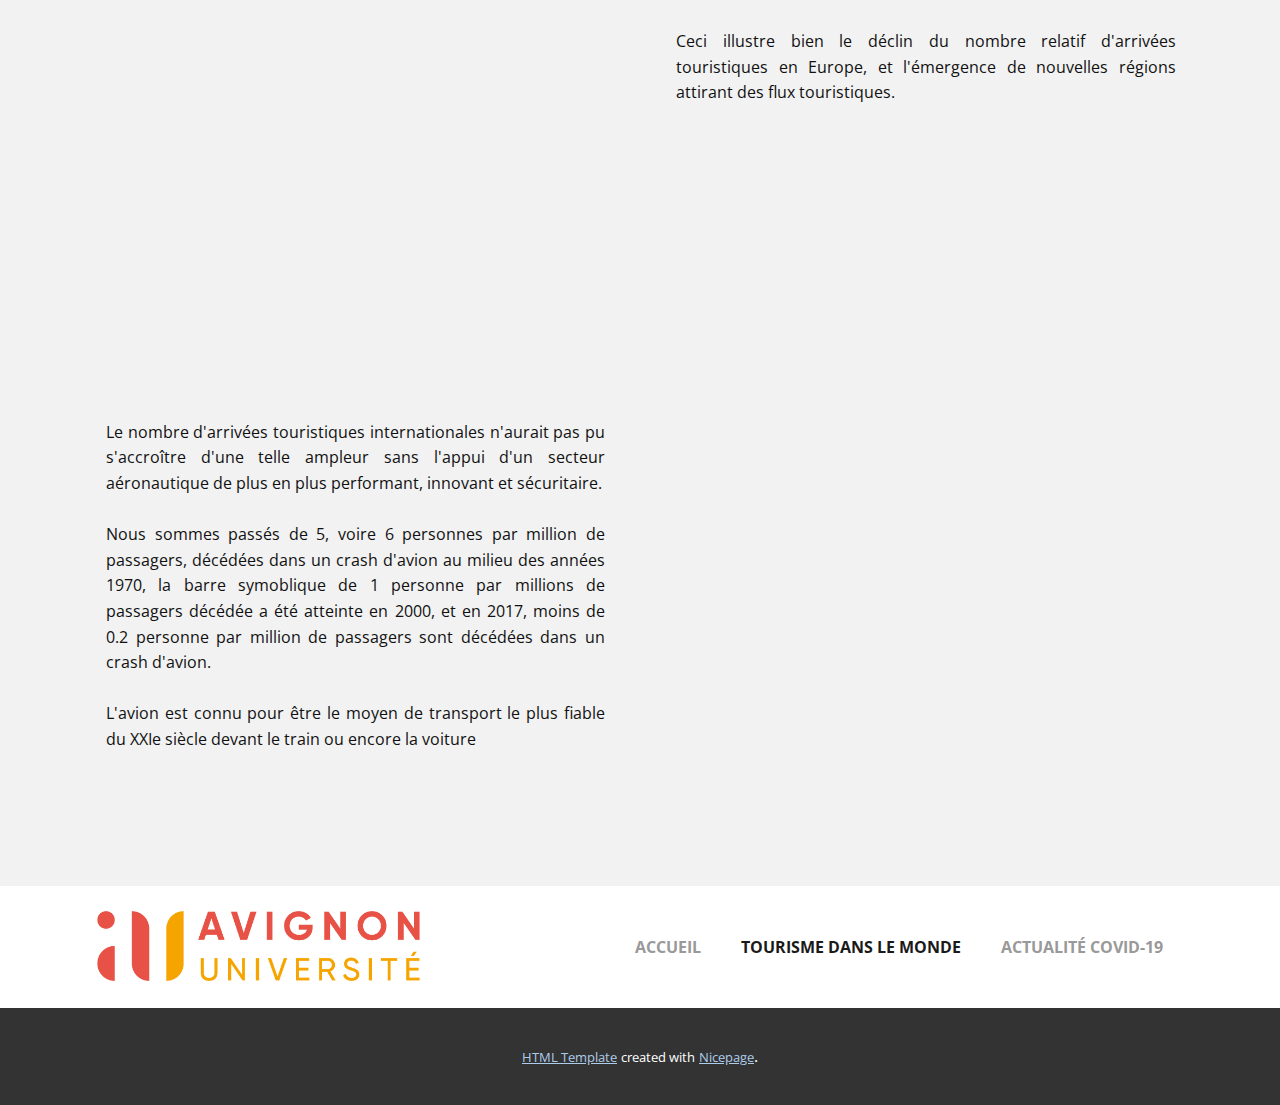
<file: Tourisme-dans-le-monde.html>
<!DOCTYPE html>
<html style="font-size: 16px;">
  <head>
    <meta name="viewport" content="width=device-width, initial-scale=1.0">
    <meta charset="utf-8">
    <meta name="keywords" content="À propos de moi, Où me trouver ?, Pour me contacter">
    <meta name="description" content="">
    <meta name="page_type" content="np-template-header-footer-from-plugin">
    <title>Tourisme dans le monde</title>
    <link rel="stylesheet" href="nicepage.css" media="screen">
<link rel="stylesheet" href="Tourisme-dans-le-monde.css" media="screen">
    <script class="u-script" type="text/javascript" src="jquery.js" defer=""></script>
    <script class="u-script" type="text/javascript" src="nicepage.js" defer=""></script>
    
    
    
    
    
    <link id="u-theme-google-font" rel="stylesheet" href="https://fonts.googleapis.com/css?family=Oswald:200,300,400,500,600,700|Open+Sans:300,300i,400,400i,600,600i,700,700i,800,800i">
    <script type="application/ld+json">{
		"@context": "http://schema.org",
		"@type": "Organization",
		"name": "",
		"url": "index.html",
		"logo": "images/avignon_universite_RVB1.png"
}</script>
    <meta property="og:title" content="Tourisme dans le monde">
    <meta property="og:type" content="website">
    <meta name="theme-color" content="#478ac9">
    <link rel="canonical" href="index.html">
    <meta property="og:url" content="index.html">
  </head>
  <body class="u-body"><header class="u-align-center-sm u-align-center-xs u-clearfix u-header" id="sec-2287"><div class="u-clearfix u-sheet u-sheet-1">
        <a href="#" class="u-image u-logo u-image-1" data-image-width="591" data-image-height="127">
          <img src="images/avignon_universite_RVB1.png" class="u-logo-image u-logo-image-1" data-image-width="322.7945">
        </a>
        <p class="u-align-center u-text u-text-1">UE G­ÉOGRAPHIE ÉCONOMIQUE - L3 GÉOGRAPHIE</p>
        <nav class="u-align-left u-menu u-menu-dropdown u-offcanvas u-menu-1">
          <div class="menu-collapse" style="font-size: 1rem; letter-spacing: 0; font-weight: 700; text-transform: uppercase;">
            <a class="u-button-style u-custom-left-right-menu-spacing u-custom-padding-bottom u-custom-text-active-color u-custom-text-hover-color u-custom-top-bottom-menu-spacing u-nav-link u-text-grey-40" href="#">
              <svg class="u-svg-link" preserveAspectRatio="xMidYMin slice" viewBox="0 0 302 302" style="undefined"><use xmlns:xlink="http://www.w3.org/1999/xlink" xlink:href="#svg-8a8f"></use></svg>
              <svg xmlns="http://www.w3.org/2000/svg" xmlns:xlink="http://www.w3.org/1999/xlink" version="1.1" id="svg-8a8f" x="0px" y="0px" viewBox="0 0 302 302" style="enable-background:new 0 0 302 302;" xml:space="preserve" class="u-svg-content"><g><rect y="36" width="302" height="30"></rect><rect y="236" width="302" height="30"></rect><rect y="136" width="302" height="30"></rect>
</g><g></g><g></g><g></g><g></g><g></g><g></g><g></g><g></g><g></g><g></g><g></g><g></g><g></g><g></g><g></g></svg>
            </a>
          </div>
          <div class="u-custom-menu u-nav-container">
            <ul class="u-nav u-spacing-0 u-unstyled u-nav-1"><li class="u-nav-item"><a class="u-button-style u-nav-link u-text-active-grey-90 u-text-grey-40 u-text-hover-grey-70" href="Accueil.html" style="padding: 10px 20px;">Accueil</a>
</li><li class="u-nav-item"><a class="u-button-style u-nav-link u-text-active-grey-90 u-text-grey-40 u-text-hover-grey-70" href="Tourisme-dans-le-monde.html" style="padding: 10px 20px;">Tourisme dans le monde</a>
</li><li class="u-nav-item"><a class="u-button-style u-nav-link u-text-active-grey-90 u-text-grey-40 u-text-hover-grey-70" href="Actualité-COVID-19.html" style="padding: 10px 20px;">Actualité COVID-19</a>
</li></ul>
          </div>
          <div class="u-custom-menu u-nav-container-collapse">
            <div class="u-align-center u-black u-container-style u-inner-container-layout u-opacity u-opacity-95 u-sidenav">
              <div class="u-menu-close"></div>
              <ul class="u-align-center u-nav u-popupmenu-items u-unstyled u-nav-2"><li class="u-nav-item"><a class="u-button-style u-nav-link" href="Accueil.html" style="padding: 10px 20px;">Accueil</a>
</li><li class="u-nav-item"><a class="u-button-style u-nav-link" href="Tourisme-dans-le-monde.html" style="padding: 10px 20px;">Tourisme dans le monde</a>
</li><li class="u-nav-item"><a class="u-button-style u-nav-link" href="Actualité-COVID-19.html" style="padding: 10px 20px;">Actualité COVID-19</a>
</li></ul>
            </div>
            <div class="u-black u-menu-overlay u-opacity u-opacity-70"></div>
          </div>
        </nav>
      </div></header>
    <section class="u-align-center u-clearfix u-image u-shading u-section-1" src="" id="sec-62a1" data-image-width="1200" data-image-height="550">
      <div class="u-clearfix u-sheet u-valign-middle u-sheet-1">
        <h1 class="u-text u-title u-text-1" data-animation-name="rotateIn" data-animation-duration="750" data-animation-delay="0" data-animation-direction="">Tourisme dans le monde - Quelques chiffres clés</h1>
      </div>
    </section>
    <section class="u-clearfix u-grey-5 u-section-2" id="sec-ca33">
      <div class="u-clearfix u-sheet u-sheet-1">
        <div class="u-clearfix u-custom-html u-custom-html-1">
          <iframe src="https://ourworldindata.org/grapher/international-tourist-arrivals-by-world-region" style="width: 100%; height: 600px; border: 0 none;"></iframe>
        </div>
        <p class="u-align-justify u-text u-text-1">Les arrivées de touristes internationaux ont augmenté de manière presque exponentielle depuis la fin de la Seconde Guerre Mondiale, jusqu'à aujourd'hui.<br>
          <br>Selon l'organisation Mondiale du Tourisme (OMT) le nombre d'arrivées touristiques à l'échelle internationale est passé de 25 millions d'arrivées en 1950, à près de 1,4 milliard d'arrivées touristiques internationales par an, en 2018. Le fort accroissement observé entre 2010 et 2018 peut s'expliquer par l'émergence d'une classe moyenne chinoise et indienne, de plus en plus nombreux à prendre l'avion chaque année.<br>
          <br>Le bouton "Relative", permet d'afficher la part relative de chaque région du monde, en termes d'arrivées touristiques. Bien que représentant près de 50% des arrivées touristiques internationales en 2018, l'Europe connait un déclin, dans la répartition totale des arrivées touristiques mondiale, au profit de l'Asie de l'Est et du Sud-Est qui s'imposent de plus en plus (Chine, Thailande : respectivement 59.3M et 32.6M d'arrivées touristiques en 2017).
        </p>
      </div>
    </section>
    <section class="u-clearfix u-grey-5 u-section-3" id="sec-2ec5">
      <div class="u-clearfix u-sheet u-sheet-1">
        <div class="u-clearfix u-custom-html u-custom-html-1">
          <iframe src="https://ourworldindata.org/grapher/international-tourism-number-of-arrivals?year=latest" style="width: 100%; height: 600px; border: 0 none;"></iframe>
        </div>
        <p class="u-align-justify u-text u-text-1">En 1995, les flux touristiques gravitaient encore majoritairement autour de trois régions : l'Europe, l'Amérique du Nord et l'Asie de l'Est (Chine et Japon). Cependant, au cours de ces 20 dernières années de nouvelles régions réceptrices de flux touristiques ont émergé, notamment l'Amérique Latine (Brésil, Argentine) ou encore le Moyen-Orient (Arabie Saoudite, Qatar, EAU).<br>
          <br>Ceci illustre bien le déclin du nombre relatif d'arrivées touristiques en Europe, et l'émergence de nouvelles régions attirant des flux touristiques.&nbsp;
        </p>
      </div>
    </section>
    <section class="u-clearfix u-grey-5 u-section-4" id="sec-8b2a">
      <div class="u-clearfix u-sheet u-valign-top u-sheet-1">
        <div class="u-clearfix u-custom-html u-custom-html-1">
          <iframe src="https://ourworldindata.org/grapher/aviation-fatalities-per-million-passengers" style="width: 100%; height: 600px; border: 0 none;"></iframe>
        </div>
        <p class="u-align-justify u-text u-text-1">Le nombre d'arrivées touristiques internationales n'aurait pas pu s'accroître d'une telle ampleur sans l'appui d'un secteur aéronautique de plus en plus performant, innovant et sécuritaire.<br>
          <br>Nous sommes passés de 5, voire 6 personnes par million de passagers, décédées dans un crash d'avion au milieu des années 1970, la barre symoblique de 1 personne par millions de passagers décédée a été atteinte en 2000, et en 2017, moins de 0.2 personne par million de passagers sont décédées dans un crash d'avion.<br>
          <br>L'avion est connu pour être le moyen de transport le plus fiable du XXIe siècle devant le train ou encore la voiture
        </p>
      </div>
    </section>
    
    
    <footer class="u-clearfix u-footer" id="sec-4073"><div class="u-clearfix u-sheet u-sheet-1">
        <a class="u-image u-logo u-image-1" data-image-width="591" data-image-height="127" title="Avignon université" target="_blank" href="http://univ-avignon.fr/site-institutionnel-de-l-universite-d-avignon-859.kjsp">
          <img src="images/avignon_universite_RVB1.png" class="u-logo-image u-logo-image-1" data-image-width="322.7945">
        </a>
        <nav class="u-menu u-menu-dropdown u-offcanvas u-menu-1">
          <div class="menu-collapse" style="font-size: 1rem; letter-spacing: 0; font-weight: 700; text-transform: uppercase;">
            <a class="u-button-style u-custom-left-right-menu-spacing u-custom-padding-bottom u-custom-top-bottom-menu-spacing u-nav-link u-text-active-grey-90 u-text-grey-40 u-text-hover-grey-70" href="#">
              <svg><use xmlns:xlink="http://www.w3.org/1999/xlink" xlink:href="#menu-hamburger"></use></svg>
              <svg version="1.1" xmlns="http://www.w3.org/2000/svg" xmlns:xlink="http://www.w3.org/1999/xlink"><defs><symbol id="menu-hamburger" viewBox="0 0 16 16" style="width: 16px; height: 16px;"><rect y="1" width="16" height="2"></rect><rect y="7" width="16" height="2"></rect><rect y="13" width="16" height="2"></rect>
</symbol>
</defs></svg>
            </a>
          </div>
          <div class="u-custom-menu u-nav-container">
            <ul class="u-nav u-spacing-0 u-unstyled u-nav-1"><li class="u-nav-item"><a class="u-button-style u-nav-link u-text-active-grey-90 u-text-grey-40 u-text-hover-grey-70" href="Accueil.html" style="padding: 10px 20px;">Accueil</a>
</li><li class="u-nav-item"><a class="u-button-style u-nav-link u-text-active-grey-90 u-text-grey-40 u-text-hover-grey-70" href="Tourisme-dans-le-monde.html" style="padding: 10px 20px;">Tourisme dans le monde</a>
</li><li class="u-nav-item"><a class="u-button-style u-nav-link u-text-active-grey-90 u-text-grey-40 u-text-hover-grey-70" href="Actualité-COVID-19.html" style="padding: 10px 20px;">Actualité COVID-19</a>
</li></ul>
          </div>
          <div class="u-custom-menu u-nav-container-collapse">
            <div class="u-black u-container-style u-inner-container-layout u-opacity u-opacity-95 u-sidenav">
              <div class="u-menu-close"></div>
              <ul class="u-align-center u-nav u-popupmenu-items u-unstyled u-nav-2"><li class="u-nav-item"><a class="u-button-style u-nav-link" href="Accueil.html" style="padding: 10px 20px;">Accueil</a>
</li><li class="u-nav-item"><a class="u-button-style u-nav-link" href="Tourisme-dans-le-monde.html" style="padding: 10px 20px;">Tourisme dans le monde</a>
</li><li class="u-nav-item"><a class="u-button-style u-nav-link" href="Actualité-COVID-19.html" style="padding: 10px 20px;">Actualité COVID-19</a>
</li></ul>
            </div>
            <div class="u-black u-menu-overlay u-opacity u-opacity-70"></div>
          </div>
        </nav>
      </div></footer>
    <section class="u-backlink u-clearfix u-grey-80">
      <a class="u-link" href="https://nicepage.com/html-templates" target="_blank">
        <span>HTML Template</span>
      </a>
      <p class="u-text">
        <span>created with</span>
      </p>
      <a class="u-link" href="https://nicepage.com/html-templates" target="_blank">
        <span>Nicepage</span>
      </a>. 
    </section>
    <span class="u-back-to-top u-black u-block-5782-20 u-icon u-icon-circle u-opacity u-opacity-95 u-text-palette-1-base" data-href="#" data-state="{&quot;margin-top&quot;:{&quot;shouldApplyDefaultMargins&quot;:{&quot;XL&quot;:false,&quot;LG&quot;:false,&quot;MD&quot;:false,&quot;SM&quot;:false,&quot;XS&quot;:false},&quot;parentVerticalAlign&quot;:{&quot;XL&quot;:&quot;&quot;,&quot;LG&quot;:&quot;&quot;,&quot;MD&quot;:&quot;&quot;,&quot;SM&quot;:&quot;&quot;,&quot;XS&quot;:&quot;&quot;}},&quot;margin-bottom&quot;:{&quot;shouldApplyDefaultMargins&quot;:{&quot;XL&quot;:false,&quot;LG&quot;:false,&quot;MD&quot;:false,&quot;SM&quot;:false,&quot;XS&quot;:false},&quot;parentVerticalAlign&quot;:{&quot;XL&quot;:&quot;&quot;,&quot;LG&quot;:&quot;&quot;,&quot;MD&quot;:&quot;&quot;,&quot;SM&quot;:&quot;&quot;,&quot;XS&quot;:&quot;&quot;}}}">
      <svg class="u-svg-link" preserveAspectRatio="xMidYMin slice" viewBox="0 0 455.111 455.111" style=""><use xmlns:xlink="http://www.w3.org/1999/xlink" xlink:href="#svg-522b"></use></svg>
      <svg xmlns="http://www.w3.org/2000/svg" xmlns:xlink="http://www.w3.org/1999/xlink" version="1.1" id="svg-522b" x="0px" y="0px" viewBox="0 0 455.111 455.111" style="enable-background:new 0 0 455.111 455.111;" xml:space="preserve" class="u-svg-content"><path style="fill:#D34178;" d="M406.756,455.111h-358.4C21.333,455.111,0,433.778,0,406.756v-358.4C0,21.333,21.333,0,48.356,0  h358.4c27.022,0,48.356,21.333,48.356,48.356v358.4C455.111,433.778,433.778,455.111,406.756,455.111z"></path><path style="fill:#E84E89;" d="M366.933,0c-17.067,73.956-61.156,153.6-129.422,221.867C164.978,294.4,78.222,339.911,0,354.133  V48.356C0,21.333,21.333,0,48.356,0H366.933z"></path><g><path style="fill:#FFFFFF;" d="M287.289,174.933H268.8v71.111c0,7.111-5.689,12.8-12.8,12.8h-56.889c-7.111,0-12.8-5.689-12.8-12.8   v-71.111h-18.489c-9.956,0-15.644-11.378-9.956-19.911L217.6,75.378c5.689-7.111,15.644-7.111,19.911,0l59.733,79.644   C302.933,163.556,297.244,174.933,287.289,174.933z"></path><path style="fill:#FFFFFF;" d="M136.533,304.356v78.222h-22.756v-78.222H86.756v-18.489h76.8v18.489H136.533z"></path><path style="fill:#FFFFFF;" d="M258.844,369.778C248.889,379.733,237.511,384,221.867,384c-14.222,0-27.022-4.267-36.978-14.222   c-9.956-9.956-14.222-21.333-14.222-35.556s4.267-25.6,14.222-35.556s21.333-14.222,36.978-14.222   c14.222,0,27.022,4.267,36.978,14.222s14.222,21.333,14.222,35.556S268.8,359.822,258.844,369.778z M250.311,334.222   c0-8.533-2.844-15.644-8.533-22.756c-5.689-5.689-12.8-8.533-19.911-8.533c-8.533,0-15.644,2.844-19.911,8.533   c-5.689,5.689-8.533,12.8-8.533,22.756c0,8.533,2.844,15.644,8.533,22.756c5.689,5.689,12.8,8.533,19.911,8.533   c8.533,0,15.644-2.844,19.911-8.533C247.467,349.867,250.311,342.756,250.311,334.222z"></path><path style="fill:#FFFFFF;" d="M358.4,294.4c7.111,5.689,9.956,14.222,9.956,27.022c0,11.378-2.844,21.333-9.956,27.022   c-7.111,5.689-17.067,8.533-32.711,8.533h-12.8V384h-21.333v-96.711h34.133C341.333,285.867,351.289,288.711,358.4,294.4z    M342.756,332.8c2.844-2.844,4.267-7.111,4.267-12.8s-1.422-9.956-5.689-11.378c-2.844-2.844-8.533-2.844-15.644-2.844h-12.8   v32.711h14.222C334.222,337.067,339.911,335.644,342.756,332.8z"></path>
</g><g></g><g></g><g></g><g></g><g></g><g></g><g></g><g></g><g></g><g></g><g></g><g></g><g></g><g></g><g></g></svg>
    </span>
  </body>
</html>
</file>
<file: Accueil.css>
.u-section-1 {background-image: none; margin-top: 0; margin-bottom: 0}
.u-section-1 .u-sheet-1 {min-height: 364px}
.u-section-1 .u-text-1 {font-size: 3.75rem; background-image: none; margin: 60px 45px 0}
.u-section-1 .u-line-1 {width: 217px; height: 3px; transform-origin: left center 0; margin: 39px auto 0}
.u-section-1 .u-text-2 {font-size: 1.4375rem; width: 814px; margin: 30px auto 0}
.u-section-1 .u-line-2 {width: 912px; margin: 30px auto 60px 114px} 

@media (max-width: 1199px){ .u-section-1 .u-text-1 {margin-left: 0; margin-right: 0}
.u-section-1 .u-line-2 {margin-left: 28px} }

@media (max-width: 991px){ .u-section-1 .u-text-2 {width: 720px}
.u-section-1 .u-line-2 {width: 720px; margin-left: 0} }

@media (max-width: 767px){ .u-section-1 .u-text-1 {font-size: 1.5}
.u-section-1 .u-text-2 {width: 540px}
.u-section-1 .u-line-2 {width: 540px} }

@media (max-width: 575px){ .u-section-1 .u-text-2 {width: 340px}
.u-section-1 .u-line-2 {width: 340px} }.u-section-2 {background-image: none; margin-top: 0; margin-bottom: 0}
.u-section-2 .u-sheet-1 {min-height: 1258px}
.u-section-2 .u-text-1 {font-size: 1.4375rem; margin: 66px 0 0}
.u-section-2 .u-layout-wrap-1 {pointer-events: auto; width: 1162px; margin: 44px auto 0 -11px}
.u-section-2 .u-image-1 {min-height: 630px; pointer-events: auto; background-image: url("images/schmadynamismetouristique.PNG"); background-position: 50% 50%; animation-duration: 1000ms}
.u-section-2 .u-container-layout-1 {padding: 30px 60px}
.u-section-2 .u-icon-1 {height: 238px; width: 238px; background-image: none; margin: 88px auto 0 140px}
.u-section-2 .u-text-2 {font-size: 1.5rem; margin: -206px 176px 0 433px}
.u-section-2 .u-btn-1 {border-style: none; background-image: none; font-size: 1.25rem; font-weight: 700; animation-duration: 1000ms; margin: 38px 339px 0 auto; padding: 10px 44px 10px 43px}
.u-section-2 .u-line-1 {width: 845px; height: 3px; transform-origin: left center 0; margin: 113px auto 44px} 

@media (max-width: 1199px){ .u-section-2 .u-sheet-1 {min-height: 481px}
.u-section-2 .u-layout-wrap-1 {width: 940px; margin-left: 0}
.u-section-2 .u-image-1 {min-height: 486px}
.u-section-2 .u-text-2 {margin-right: 76px; margin-left: 333px}
.u-section-2 .u-btn-1 {margin-right: 139px} }

@media (max-width: 991px){ .u-section-2 .u-sheet-1 {min-height: 367px}
.u-section-2 .u-layout-wrap-1 {width: 720px}
.u-section-2 .u-image-1 {min-height: 372px}
.u-section-2 .u-container-layout-1 {padding-left: 30px; padding-right: 30px}
.u-section-2 .u-text-2 {margin-right: 0; margin-left: 189px}
.u-section-2 .u-btn-1 {margin-right: 0}
.u-section-2 .u-line-1 {width: 720px} }

@media (max-width: 767px){ .u-section-2 .u-sheet-1 {min-height: 653px}
.u-section-2 .u-layout-wrap-1 {width: 540px}
.u-section-2 .u-image-1 {min-height: 279px}
.u-section-2 .u-container-layout-1 {padding-left: 10px; padding-right: 10px}
.u-section-2 .u-text-2 {margin-left: 9px}
.u-section-2 .u-line-1 {width: 540px} }

@media (max-width: 575px){ .u-section-2 .u-sheet-1 {min-height: 446px}
.u-section-2 .u-layout-wrap-1 {width: 340px}
.u-section-2 .u-image-1 {min-height: 176px}
.u-section-2 .u-icon-1 {margin-left: 102px}
.u-section-2 .u-text-2 {margin-left: 0}
.u-section-2 .u-line-1 {width: 340px} }.u-section-3 {background-image: none; margin-top: 0; margin-bottom: 0}
.u-section-3 .u-sheet-1 {min-height: 664px}
.u-section-3 .u-text-1 {width: 740px; margin: 37px auto 0}
.u-section-3 .u-line-1 {width: 97px; height: 3px; transform-origin: right center 0; margin: 10px auto 0}
.u-section-3 .u-layout-wrap-1 {margin: 62px auto 60px 0}
.u-section-3 .u-layout-cell-1 {min-height: 481px}
.u-section-3 .u-container-layout-1 {padding: 30px}
.u-section-3 .u-icon-1 {height: 118px; width: 118px; margin: -12px auto 0}
.u-section-3 .u-text-2 {margin: 33px 0 0}
.u-section-3 .u-text-3 {font-size: 1rem; margin: 42px 10px 0}
.u-section-3 .u-btn-1 {border-style: none; background-image: none; font-weight: 700; font-size: 1.25rem; margin: 48px auto 0 46px}
.u-section-3 .u-layout-cell-2 {min-height: 482px}
.u-section-3 .u-container-layout-2 {padding: 30px}
.u-section-3 .u-icon-2 {height: 127px; width: 127px; margin: -14px auto 0}
.u-section-3 .u-text-4 {margin: 24px 0 0}
.u-section-3 .u-text-5 {margin: 31px 0 0}
.u-section-3 .u-btn-2 {background-image: none; border-style: none; font-weight: 700; font-size: 1.25rem; margin: 36px auto 0; padding: 10px 31px 10px 29px}
.u-section-3 .u-layout-cell-3 {min-height: 482px}
.u-section-3 .u-container-layout-3 {padding: 30px}
.u-section-3 .u-icon-3 {height: 111px; width: 111px; background-image: none; margin: -5px 92px 0 auto}
.u-section-3 .u-text-6 {margin: 34px 0 0}
.u-section-3 .u-text-7 {margin: 54px 0 0}
.u-section-3 .u-btn-3 {border-style: none; background-image: none; font-weight: 700; font-size: 1.25rem; margin: 60px auto 0; padding: 10px 30px 10px 28px} 

@media (max-width: 1199px){ .u-section-3 .u-sheet-1 {min-height: 374px}
.u-section-3 .u-layout-wrap-1 {margin-right: initial; margin-left: initial}
.u-section-3 .u-layout-cell-1 {min-height: 397px}
.u-section-3 .u-text-3 {margin-left: 0; margin-right: 0}
.u-section-3 .u-btn-1 {margin-left: 0; padding: 10px 47px 10px 46px}
.u-section-3 .u-layout-cell-2 {min-height: 397px}
.u-section-3 .u-layout-cell-3 {min-height: 397px} }

@media (max-width: 991px){ .u-section-3 .u-sheet-1 {min-height: 214px}
.u-section-3 .u-text-1 {width: 720px}
.u-section-3 .u-layout-cell-1 {min-height: 100px}
.u-section-3 .u-layout-cell-2 {min-height: 100px}
.u-section-3 .u-layout-cell-3 {min-height: 100px}
.u-section-3 .u-icon-3 {margin-right: 49px} }

@media (max-width: 767px){ .u-section-3 .u-sheet-1 {min-height: 314px}
.u-section-3 .u-text-1 {width: 540px}
.u-section-3 .u-container-layout-1 {padding-left: 10px; padding-right: 10px}
.u-section-3 .u-container-layout-2 {padding-left: 10px; padding-right: 10px}
.u-section-3 .u-container-layout-3 {padding-left: 10px; padding-right: 10px} }

@media (max-width: 575px){ .u-section-3 .u-sheet-1 {min-height: 211px}
.u-section-3 .u-text-1 {width: 340px} }.u-section-4 {background-image: none; margin-top: 0; margin-bottom: 0}
.u-section-4 .u-sheet-1 {min-height: 605px}
.u-section-4 .u-layout-wrap-1 {width: 1001px; margin: 5px 34px 60px auto}
.u-section-4 .u-layout-cell-1 {min-height: 581px}
.u-section-4 .u-container-layout-1 {padding: 30px 35px 30px 30px}
.u-section-4 .u-group-1 {width: 1074px; min-height: 465px; margin: 53px auto 0 -102px}
.u-section-4 .u-container-layout-2 {padding: 30px}
.u-section-4 .u-image-1 {width: 464px; height: 328px; animation-duration: 1000ms; margin: 0 auto 0 5px}
.u-section-4 .u-layout-cell-2 {min-height: 525px}
.u-section-4 .u-container-layout-3 {padding: 30px 0 30px 30px}
.u-section-4 .u-text-1 {font-weight: 700; margin: 80px auto 0 53px}
.u-section-4 .u-line-1 {width: 117px; height: 3px; transform-origin: left center 0; margin: 15px auto 0 134px}
.u-section-4 .u-text-2 {margin: 54px 236px 0 0}
.u-section-4 .u-text-3 {font-size: 1.125rem; margin: -47px 40px 0 0} 

@media (max-width: 1199px){ .u-section-4 .u-layout-wrap-1 {width: 940px; margin-right: 0}
.u-section-4 .u-layout-cell-1 {min-height: 539px; background-position: 50% 50%}
.u-section-4 .u-group-1 {width: 342px; margin-left: 0}
.u-section-4 .u-image-1 {width: 282px; height: 199px; margin-left: 0}
.u-section-4 .u-layout-cell-2 {min-height: 539px}
.u-section-4 .u-text-1 {margin-left: 0}
.u-section-4 .u-text-2 {margin-right: 122px}
.u-section-4 .u-text-3 {margin-right: 0} }

@media (max-width: 991px){ .u-section-4 .u-sheet-1 {min-height: 532px}
.u-section-4 .u-layout-wrap-1 {margin-right: initial; margin-left: initial; width: auto}
.u-section-4 .u-layout-cell-1 {min-height: 100px}
.u-section-4 .u-container-layout-1 {padding-right: 30px}
.u-section-4 .u-group-1 {width: 252px}
.u-section-4 .u-image-1 {width: 192px; height: 135px}
.u-section-4 .u-layout-cell-2 {min-height: 100px}
.u-section-4 .u-text-2 {margin-right: 0} }

@media (max-width: 767px){ .u-section-4 .u-container-layout-1 {padding-left: 10px; padding-right: 10px}
.u-section-4 .u-container-layout-2 {padding-left: 10px; padding-right: 10px}
.u-section-4 .u-container-layout-3 {padding-left: 10px} }.u-section-5 {background-image: none; margin-top: 0; margin-bottom: 0}
.u-section-5 .u-sheet-1 {min-height: 985px}
.u-section-5 .u-text-1 {font-weight: 700; margin: 1px 70px 0 50px}
.u-section-5 .u-text-2 {font-size: 1.125rem; background-image: none; margin: 31px 293px 0 274px}
.u-section-5 .u-layout-wrap-1 {margin: 32px auto 58px 0}
.u-section-5 .u-layout-cell-1 {min-height: 347px}
.u-section-5 .u-container-layout-1 {padding: 30px}
.u-section-5 .u-layout-cell-2 {min-height: 442px}
.u-section-5 .u-container-layout-2 {padding: 30px 50px}
.u-section-5 .u-text-3 {font-weight: 700; margin: 24px 0 0}
.u-section-5 .u-icon-1 {height: 56px; width: 56px; margin: 146px auto 0 298px}
.u-section-5 .u-position-1 {min-height: 336px; margin: -185px 99px 0 400px}
.u-section-5 .u-text-4 {font-size: 1.5rem; line-height: 2}
.u-section-5 .u-text-5 {font-size: 1.125rem; line-height: 2}
.u-section-5 .u-icon-2 {height: 56px; width: 56px; margin: -304px auto 0 298px}
.u-section-5 .u-icon-3 {height: 64px; width: 64px; margin: 144px auto 0 298px}
.u-section-5 .u-layout-cell-3 {min-height: 393px}
.u-section-5 .u-container-layout-3 {padding: 30px 40px} 

@media (max-width: 1199px){ .u-section-5 .u-sheet-1 {min-height: 733px}
.u-section-5 .u-text-1 {margin-left: 0; margin-right: 0}
.u-section-5 .u-text-2 {margin-right: 193px; margin-left: 174px}
.u-section-5 .u-layout-wrap-1 {margin-right: initial; margin-left: initial}
.u-section-5 .u-layout-cell-1 {min-height: 286px}
.u-section-5 .u-layout-cell-2 {min-height: 364px}
.u-section-5 .u-position-1 {height: auto; margin-right: 1px; margin-left: 302px}
.u-section-5 .u-layout-cell-3 {min-height: 324px} }

@media (max-width: 991px){ .u-section-5 .u-sheet-1 {min-height: 579px}
.u-section-5 .u-text-2 {margin-right: 83px; margin-left: 64px}
.u-section-5 .u-layout-cell-1 {min-height: 219px}
.u-section-5 .u-layout-cell-2 {min-height: 100px}
.u-section-5 .u-container-layout-2 {padding-left: 30px; padding-right: 30px}
.u-section-5 .u-position-1 {margin-right: 0; margin-left: 126px}
.u-section-5 .u-layout-cell-3 {min-height: 248px}
.u-section-5 .u-container-layout-3 {padding-left: 30px; padding-right: 30px} }

@media (max-width: 767px){ .u-section-5 .u-sheet-1 {min-height: 770px}
.u-section-5 .u-text-2 {margin-right: 0; margin-left: 0}
.u-section-5 .u-layout-cell-1 {min-height: 279px}
.u-section-5 .u-container-layout-1 {padding-left: 10px; padding-right: 10px}
.u-section-5 .u-container-layout-2 {padding-left: 20px; padding-right: 20px}
.u-section-5 .u-position-1 {margin-left: 0}
.u-section-5 .u-layout-cell-3 {min-height: 11160px}
.u-section-5 .u-container-layout-3 {padding-left: 10px; padding-right: 10px} }

@media (max-width: 575px){ .u-section-5 .u-sheet-1 {min-height: 644px}
.u-section-5 .u-layout-cell-1 {min-height: 176px}
.u-section-5 .u-icon-1 {margin-left: 244px}
.u-section-5 .u-icon-2 {margin-left: 244px}
.u-section-5 .u-icon-3 {margin-left: 236px}
.u-section-5 .u-layout-cell-3 {min-height: 7027px} }
</file>
<file: Actualité-COVID-19.css>
.u-section-1 {background-image: linear-gradient(0deg, rgba(0,0,0,0.4), rgba(0,0,0,0.4)), url("images/Le-musee-du-Louvre.jpg"); background-position: 50% 50%; margin-top: 0; margin-bottom: 0}
.u-section-1 .u-sheet-1 {min-height: 501px}
.u-section-1 .u-text-1 {text-shadow: -2px 0 8px rgba(0,0,0,1); animation-duration: 1000ms; font-size: 6rem; text-transform: uppercase; letter-spacing: 1px; background-image: none; line-height: 106px; margin: 50px 117px 60px 134px} 

@media (max-width: 1199px){ .u-section-1 .u-sheet-1 {min-height: 413px}
.u-section-1 .u-text-1 {margin-left: 34px; margin-right: 17px; width: 872px} }

@media (max-width: 991px){ .u-section-1 .u-sheet-1 {min-height: 316px}
.u-section-1 .u-text-1 {margin-left: 0; margin-right: 0; width: 720px} }

@media (max-width: 767px){ .u-section-1 .u-sheet-1 {min-height: 237px}
.u-section-1 .u-text-1 {font-size: 2.25; width: 540px} }

@media (max-width: 575px){ .u-section-1 .u-sheet-1 {min-height: 287px}
.u-section-1 .u-text-1 {width: 340px} }.u-section-2 {background-image: none; margin-top: 0; margin-bottom: 0}
.u-section-2 .u-sheet-1 {min-height: 791px}
.u-section-2 .u-text-1 {font-size: 1.875rem; width: 585px; margin: 40px auto 0}
.u-section-2 .u-line-1 {width: 440px; height: 3px; transform-origin: left center 0; margin: 20px auto 0}
.u-section-2 .u-custom-html-1 {min-height: 610px; width: 820px; margin: 55px 160px 60px} 

@media (max-width: 1199px){ .u-section-2 .u-custom-html-1 {margin-left: 60px; margin-right: 60px; width: 570px; height: auto} }

@media (max-width: 767px){ .u-section-2 .u-text-1 {font-size: 2.25; width: 540px}
.u-section-2 .u-custom-html-1 {margin-left: 0; margin-right: 0; width: 540px} }

@media (max-width: 575px){ .u-section-2 .u-text-1 {width: 340px}
.u-section-2 .u-line-1 {width: 340px}
.u-section-2 .u-custom-html-1 {width: 340px} }.u-section-3 {background-image: none; margin-top: 0; margin-bottom: 0}
.u-section-3 .u-sheet-1 {min-height: 937px}
.u-section-3 .u-group-1 {width: 977px; min-height: 802px; margin: 60px auto}
.u-section-3 .u-container-layout-1 {padding: 20px 30px 30px}
.u-section-3 .u-text-1 {font-size: 1.125rem; margin: 16px -6px 0} 

@media (max-width: 1199px){ .u-section-3 .u-group-1 {width: 940px}
.u-section-3 .u-text-1 {margin-left: 6px; margin-right: 6px; margin-bottom: -6px} }

@media (max-width: 991px){ .u-section-3 .u-group-1 {width: 720px}
.u-section-3 .u-text-1 {margin-left: 0; margin-right: 0} }

@media (max-width: 767px){ .u-section-3 .u-group-1 {width: 540px}
.u-section-3 .u-container-layout-1 {padding-left: 10px; padding-right: 10px} }

@media (max-width: 575px){ .u-section-3 .u-group-1 {width: 340px} }
</file>
<file: Actualité.css>
.u-section-1 {background-image: none}
.u-section-1 .u-sheet-1 {min-height: 155px}
.u-section-1 .u-text-1 {font-weight: 900; font-size: 3.75rem; margin: 51px 20px} 

@media (max-width: 1199px){ .u-section-1 .u-text-1 {margin-left: 0; margin-right: 0} }

@media (max-width: 767px){ .u-section-1 .u-text-1 {font-size: 2.25} }.u-section-2 {background-image: none}
.u-section-2 .u-sheet-1 {min-height: 937px}
.u-section-2 .u-group-1 {width: 977px; min-height: 827px; height: auto; margin: 46px auto 60px}
.u-section-2 .u-container-layout-1 {padding: 20px 30px 30px}
.u-section-2 .u-text-1 {font-size: 1.125rem; margin: 1px -6px -9px} 

@media (max-width: 1199px){ .u-section-2 .u-group-1 {width: 940px}
.u-section-2 .u-text-1 {margin-left: 6px; margin-right: 6px} }

@media (max-width: 991px){ .u-section-2 .u-group-1 {width: 720px}
.u-section-2 .u-text-1 {margin-left: 0; margin-right: 0} }

@media (max-width: 767px){ .u-section-2 .u-group-1 {width: 540px}
.u-section-2 .u-container-layout-1 {padding-left: 10px; padding-right: 10px} }

@media (max-width: 575px){ .u-section-2 .u-group-1 {width: 340px} }
</file>
<file: Auteurs.css>
.u-section-1 {background-image: none}
.u-section-1 .u-sheet-1 {min-height: 670px}
.u-section-1 .u-layout-wrap-1 {width: 1001px; margin: 70px 34px 60px auto}
.u-section-1 .u-layout-cell-1 {min-height: 525px}
.u-section-1 .u-container-layout-1 {padding: 30px 35px 30px 30px}
.u-section-1 .u-group-1 {width: 1074px; min-height: 454px; margin: 53px auto -30px -102px}
.u-section-1 .u-container-layout-2 {padding: 30px}
.u-section-1 .u-image-1 {width: 449px; height: 320px; margin: 0 auto 0 13px}
.u-section-1 .u-layout-cell-2 {min-height: 525px}
.u-section-1 .u-container-layout-3 {padding: 30px 0 30px 30px}
.u-section-1 .u-text-1 {font-weight: 700; margin: 80px auto 0 53px}
.u-section-1 .u-line-1 {width: 117px; height: 3px; transform-origin: left center 0; margin: 15px auto 0 134px}
.u-section-1 .u-text-2 {margin: 54px 236px 0 0}
.u-section-1 .u-text-3 {font-size: 1.125rem; margin: -47px 40px 0 0} 

@media (max-width: 1199px){ .u-section-1 .u-layout-wrap-1 {width: 940px; margin-right: 0}
.u-section-1 .u-layout-cell-1 {min-height: 539px; background-position: 50% 50%}
.u-section-1 .u-group-1 {width: 342px; margin-left: 0}
.u-section-1 .u-image-1 {width: 282px; height: 201px; margin-left: 0}
.u-section-1 .u-layout-cell-2 {min-height: 539px}
.u-section-1 .u-text-1 {margin-left: 0}
.u-section-1 .u-text-2 {margin-right: 122px}
.u-section-1 .u-text-3 {margin-right: 0} }

@media (max-width: 991px){ .u-section-1 .u-sheet-1 {min-height: 532px}
.u-section-1 .u-layout-wrap-1 {margin-right: initial; margin-left: initial; width: auto}
.u-section-1 .u-layout-cell-1 {min-height: 100px}
.u-section-1 .u-container-layout-1 {padding-right: 30px}
.u-section-1 .u-group-1 {width: 252px}
.u-section-1 .u-image-1 {width: 192px; height: 137px}
.u-section-1 .u-layout-cell-2 {min-height: 100px}
.u-section-1 .u-text-2 {margin-right: 0} }

@media (max-width: 767px){ .u-section-1 .u-layout-wrap-1 {margin-top: 60px; width: auto; margin-right: initial; margin-left: initial}
.u-section-1 .u-container-layout-1 {padding-left: 10px; padding-right: 10px}
.u-section-1 .u-container-layout-2 {padding-left: 10px; padding-right: 10px}
.u-section-1 .u-container-layout-3 {padding-left: 10px} }.u-section-2 {background-image: none}
.u-section-2 .u-sheet-1 {min-height: 1003px}
.u-section-2 .u-text-1 {font-weight: 700; margin: 0 70px 0 50px}
.u-section-2 .u-text-2 {font-size: 1.125rem; background-image: none; margin: 29px 293px 0 274px}
.u-section-2 .u-layout-wrap-1 {margin: 31px auto 60px 0}
.u-section-2 .u-layout-cell-1 {min-height: 347px}
.u-section-2 .u-container-layout-1 {padding: 30px}
.u-section-2 .u-layout-cell-2 {min-height: 393px}
.u-section-2 .u-container-layout-2 {padding: 30px 50px}
.u-section-2 .u-text-3 {font-weight: 700; margin: 0}
.u-section-2 .u-position-1 {min-height: 264px; width: 522px; margin: -8px auto 0}
.u-section-2 .u-text-4 {font-size: 1.5rem; line-height: 2}
.u-section-2 .u-text-5 {font-size: 1.125rem; line-height: 2}
.u-section-2 .u-layout-cell-3 {min-height: 393px}
.u-section-2 .u-container-layout-3 {padding: 30px 40px} 

@media (max-width: 1199px){ .u-section-2 .u-sheet-1 {min-height: 733px}
.u-section-2 .u-text-1 {margin-left: 0; margin-right: 0}
.u-section-2 .u-text-2 {width: 573px; margin-right: 193px; margin-left: 174px}
.u-section-2 .u-layout-wrap-1 {margin-right: initial; margin-left: initial}
.u-section-2 .u-layout-cell-1 {min-height: 286px}
.u-section-2 .u-layout-cell-2 {min-height: 324px}
.u-section-2 .u-position-1 {height: auto; margin-right: 0; margin-left: 0; width: 365px}
.u-section-2 .u-layout-cell-3 {min-height: 324px} }

@media (max-width: 991px){ .u-section-2 .u-sheet-1 {min-height: 579px}
.u-section-2 .u-text-2 {margin-right: 83px; margin-left: 64px}
.u-section-2 .u-layout-cell-1 {min-height: 219px}
.u-section-2 .u-layout-cell-2 {min-height: 100px}
.u-section-2 .u-container-layout-2 {padding-left: 30px; padding-right: 30px}
.u-section-2 .u-position-1 {width: 295px}
.u-section-2 .u-layout-cell-3 {min-height: 248px}
.u-section-2 .u-container-layout-3 {padding-left: 30px; padding-right: 30px} }

@media (max-width: 767px){ .u-section-2 .u-sheet-1 {min-height: 770px}
.u-section-2 .u-text-2 {margin-right: 0; margin-left: 0; width: 540px}
.u-section-2 .u-layout-cell-1 {min-height: 279px}
.u-section-2 .u-container-layout-1 {padding-left: 10px; padding-right: 10px}
.u-section-2 .u-container-layout-2 {padding-left: 20px; padding-right: 20px}
.u-section-2 .u-layout-cell-3 {min-height: 11160px}
.u-section-2 .u-container-layout-3 {padding-left: 10px; padding-right: 10px} }

@media (max-width: 575px){ .u-section-2 .u-sheet-1 {min-height: 644px}
.u-section-2 .u-text-2 {width: 340px}
.u-section-2 .u-layout-cell-1 {min-height: 176px}
.u-section-2 .u-layout-cell-3 {min-height: 7027px} }
</file>
<file: Tourisme-dans-le-monde.css>
.u-section-1 {background-image: linear-gradient(0deg, rgba(0,0,0,0.4), rgba(0,0,0,0.4)), url("images/imagerichaud.jpg"); background-position: 50% 50%}
.u-section-1 .u-sheet-1 {min-height: 455px}
.u-section-1 .u-text-1 {font-weight: 700; font-size: 4.0625rem; text-transform: uppercase; line-height: 1.4; letter-spacing: 1px; text-shadow: 0 2px 8px rgba(0,0,0,1); animation-duration: 1000ms; margin: 60px -75px} 

@media (max-width: 1199px){ .u-section-1 .u-sheet-1 {min-height: 376px}
.u-section-1 .u-text-1 {margin-left: 0; margin-right: 0} }

@media (max-width: 991px){ .u-section-1 .u-sheet-1 {min-height: 288px} }

@media (max-width: 767px){ .u-section-1 .u-sheet-1 {min-height: 216px}
.u-section-1 .u-text-1 {font-size: 2.25} }

@media (max-width: 575px){ .u-section-1 .u-sheet-1 {min-height: 287px} }.u-section-2 {background-image: none}
.u-section-2 .u-sheet-1 {min-height: 636px}
.u-section-2 .u-custom-html-1 {min-height: 611px; margin: 13px 0 0 570px}
.u-section-2 .u-text-1 {font-size: 1rem; margin: -543px 605px 60px 34px} 

@media (max-width: 1199px){ .u-section-2 .u-custom-html-1 {margin-left: 370px; width: 570px; height: auto}
.u-section-2 .u-text-1 {margin-right: 439px; margin-left: 0} }

@media (max-width: 991px){ .u-section-2 .u-custom-html-1 {margin-left: 150px}
.u-section-2 .u-text-1 {margin-right: 219px} }

@media (max-width: 767px){ .u-section-2 .u-custom-html-1 {margin-left: 0; width: 540px}
.u-section-2 .u-text-1 {margin-right: 39px} }

@media (max-width: 575px){ .u-section-2 .u-custom-html-1 {width: 340px}
.u-section-2 .u-text-1 {margin-right: 0} }.u-section-3 {background-image: none}
.u-section-3 .u-sheet-1 {min-height: 607px}
.u-section-3 .u-custom-html-1 {min-height: 607px; margin: 0 570px 0 0}
.u-section-3 .u-text-1 {font-size: 1rem; margin: -428px 34px 60px 606px} 

@media (max-width: 1199px){ .u-section-3 .u-sheet-1 {min-height: 435px}
.u-section-3 .u-custom-html-1 {margin-right: 370px; width: 570px; height: auto}
.u-section-3 .u-text-1 {margin-right: 0; margin-left: 440px} }

@media (max-width: 991px){ .u-section-3 .u-sheet-1 {min-height: 887px}
.u-section-3 .u-custom-html-1 {margin-right: 150px}
.u-section-3 .u-text-1 {margin-left: 220px} }

@media (max-width: 767px){ .u-section-3 .u-sheet-1 {min-height: 906px}
.u-section-3 .u-custom-html-1 {margin-right: 0; width: 540px}
.u-section-3 .u-text-1 {margin-left: 40px} }

@media (max-width: 575px){ .u-section-3 .u-sheet-1 {min-height: 705px}
.u-section-3 .u-custom-html-1 {width: 340px}
.u-section-3 .u-text-1 {margin-left: 0} }.u-section-4 {background-image: none}
.u-section-4 .u-sheet-1 {min-height: 609px}
.u-section-4 .u-custom-html-1 {min-height: 607px; margin: 0 0 0 570px}
.u-section-4 .u-text-1 {font-size: 1rem; margin: -465px 605px 60px 36px} 

@media (max-width: 1199px){ .u-section-4 .u-custom-html-1 {margin-left: 370px; width: 570px; height: auto}
.u-section-4 .u-text-1 {margin-right: 441px; margin-left: 0} }

@media (max-width: 991px){ .u-section-4 .u-custom-html-1 {margin-left: 150px}
.u-section-4 .u-text-1 {margin-right: 221px} }

@media (max-width: 767px){ .u-section-4 .u-custom-html-1 {margin-left: 0; width: 540px}
.u-section-4 .u-text-1 {margin-right: 41px} }

@media (max-width: 575px){ .u-section-4 .u-custom-html-1 {width: 340px}
.u-section-4 .u-text-1 {margin-right: 0} }
</file>
